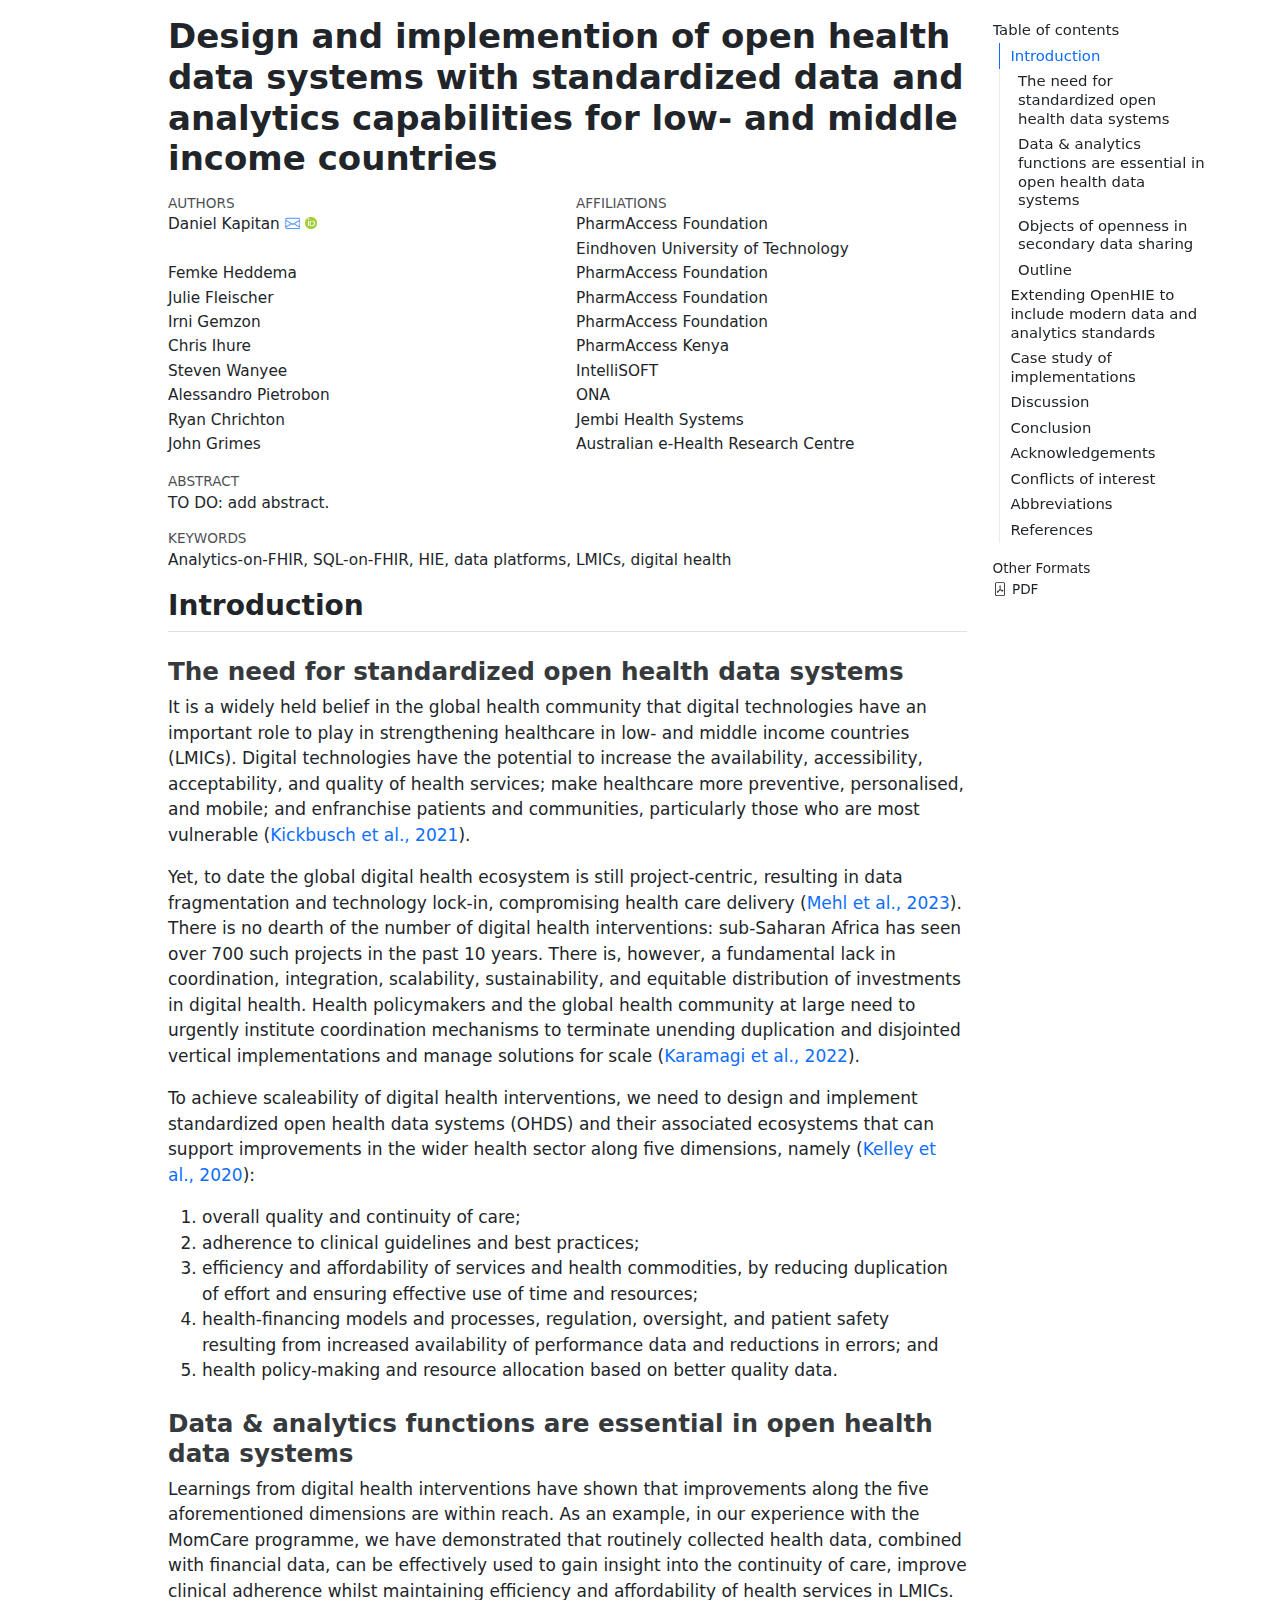
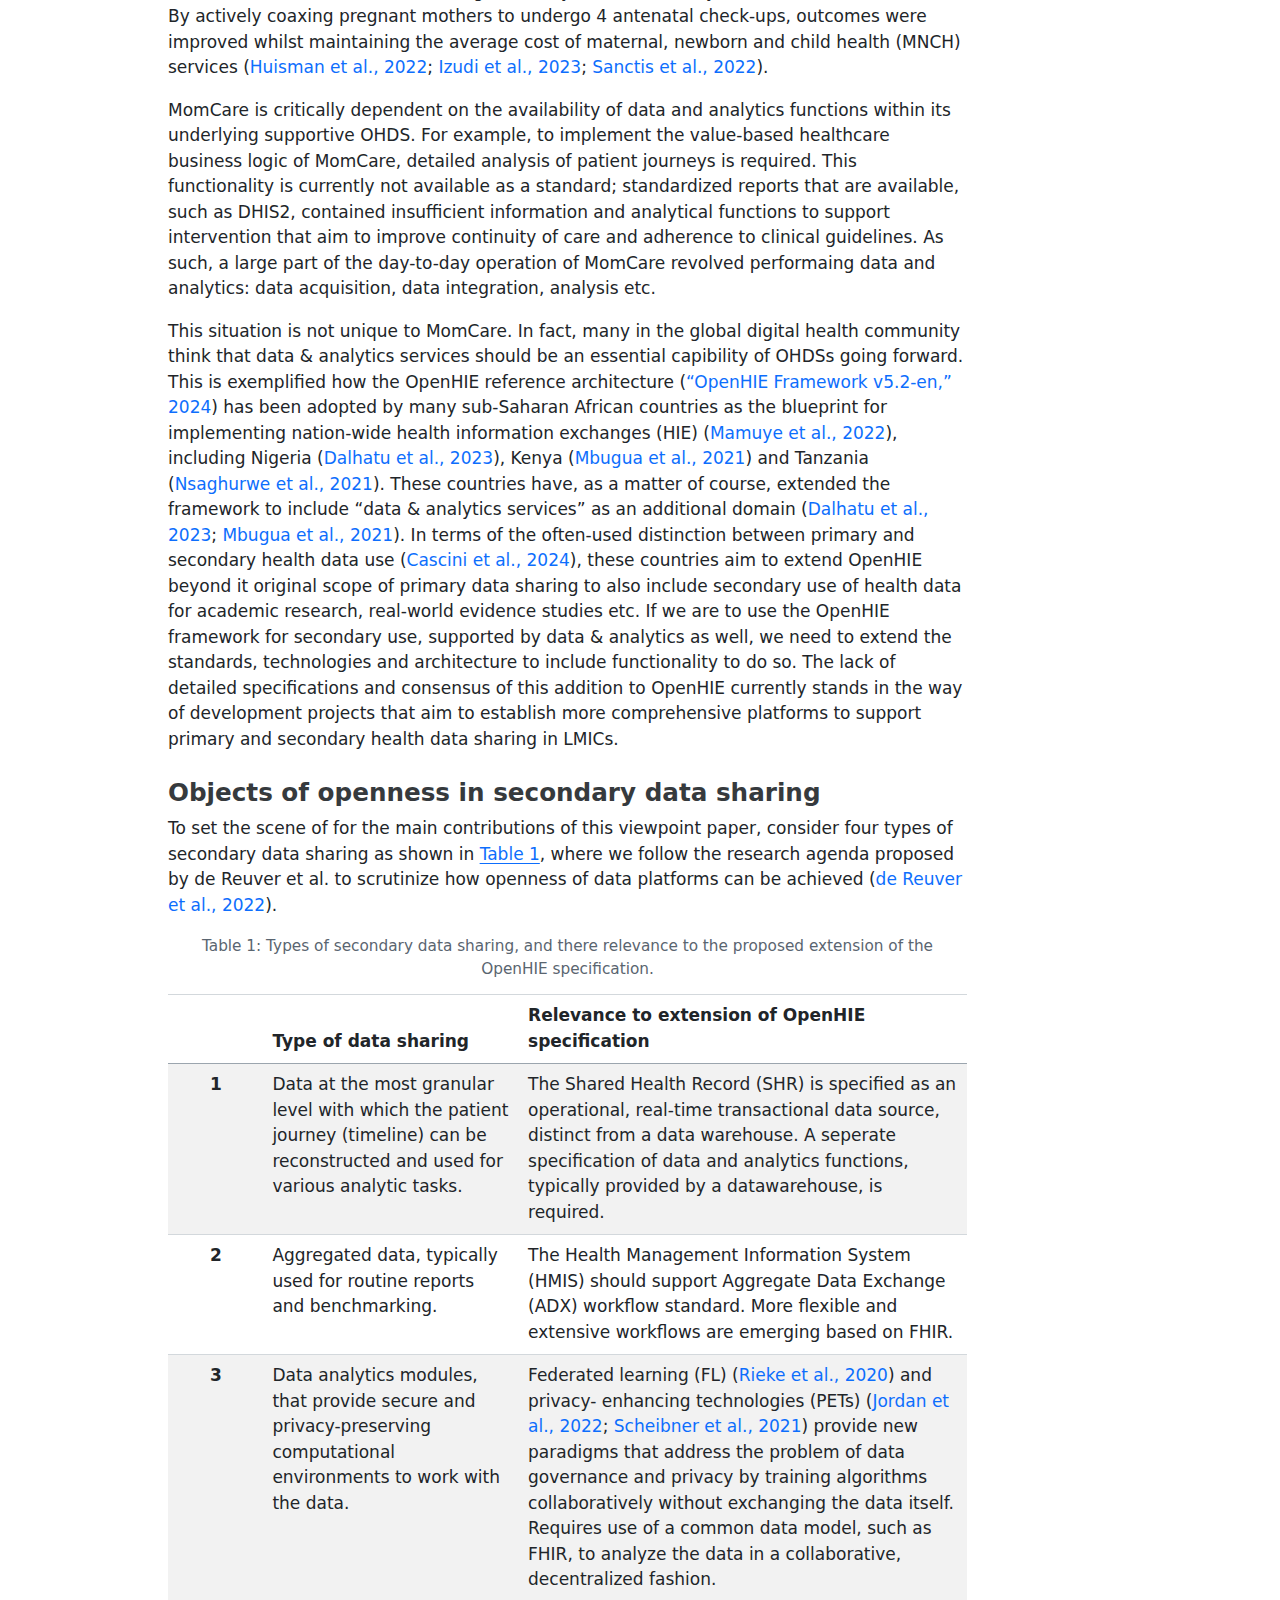
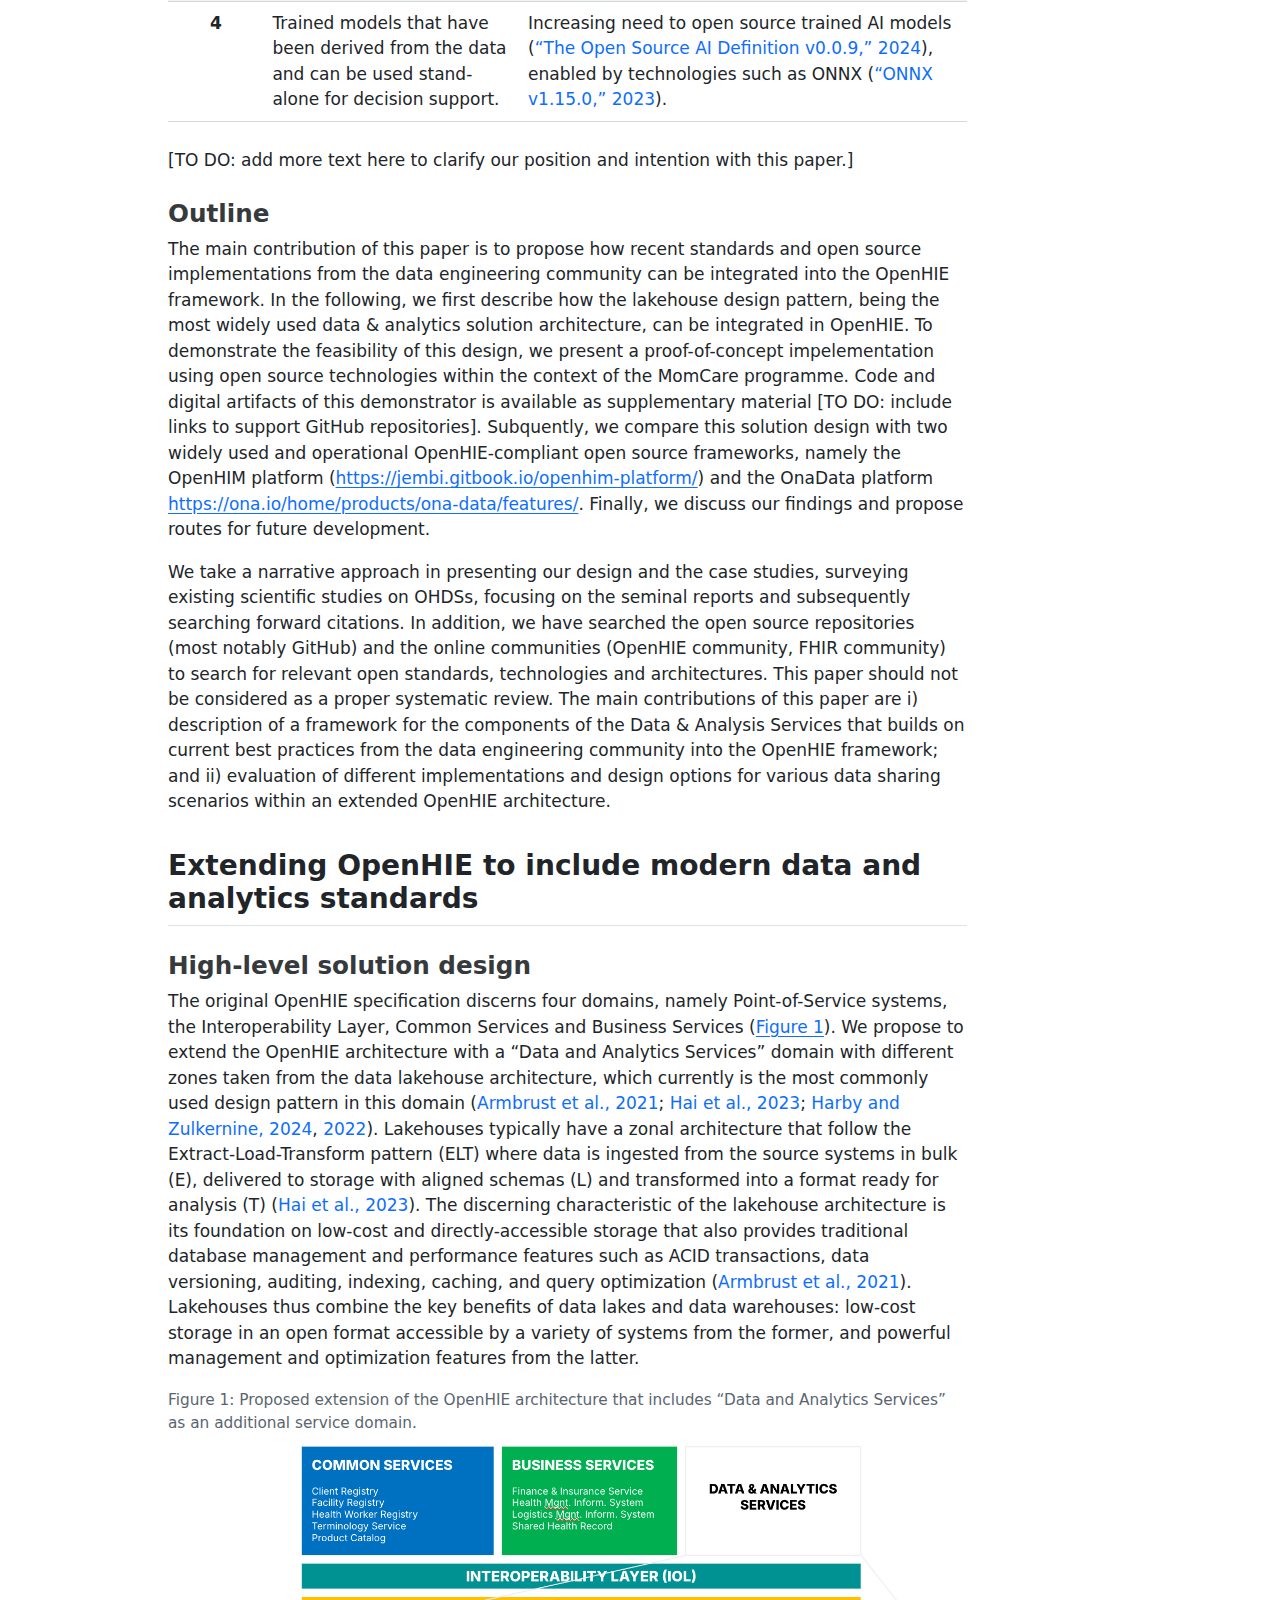
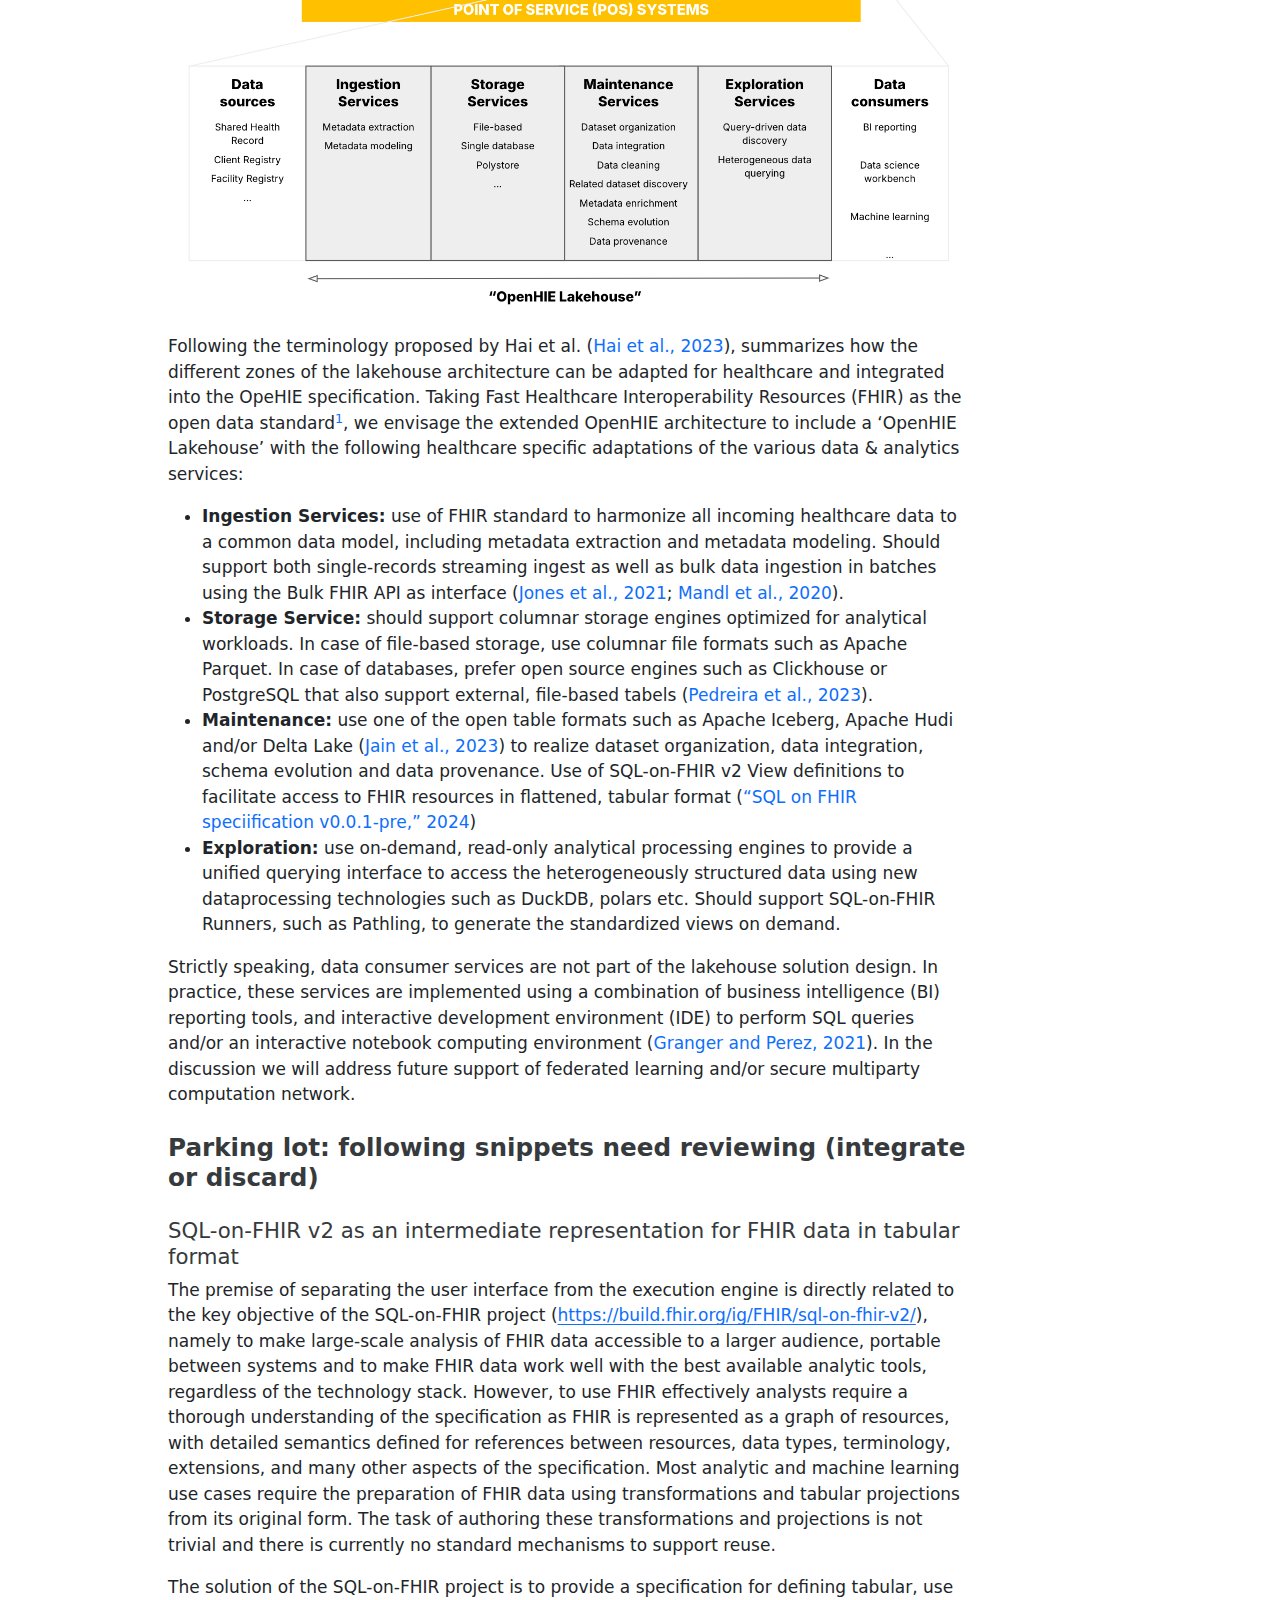
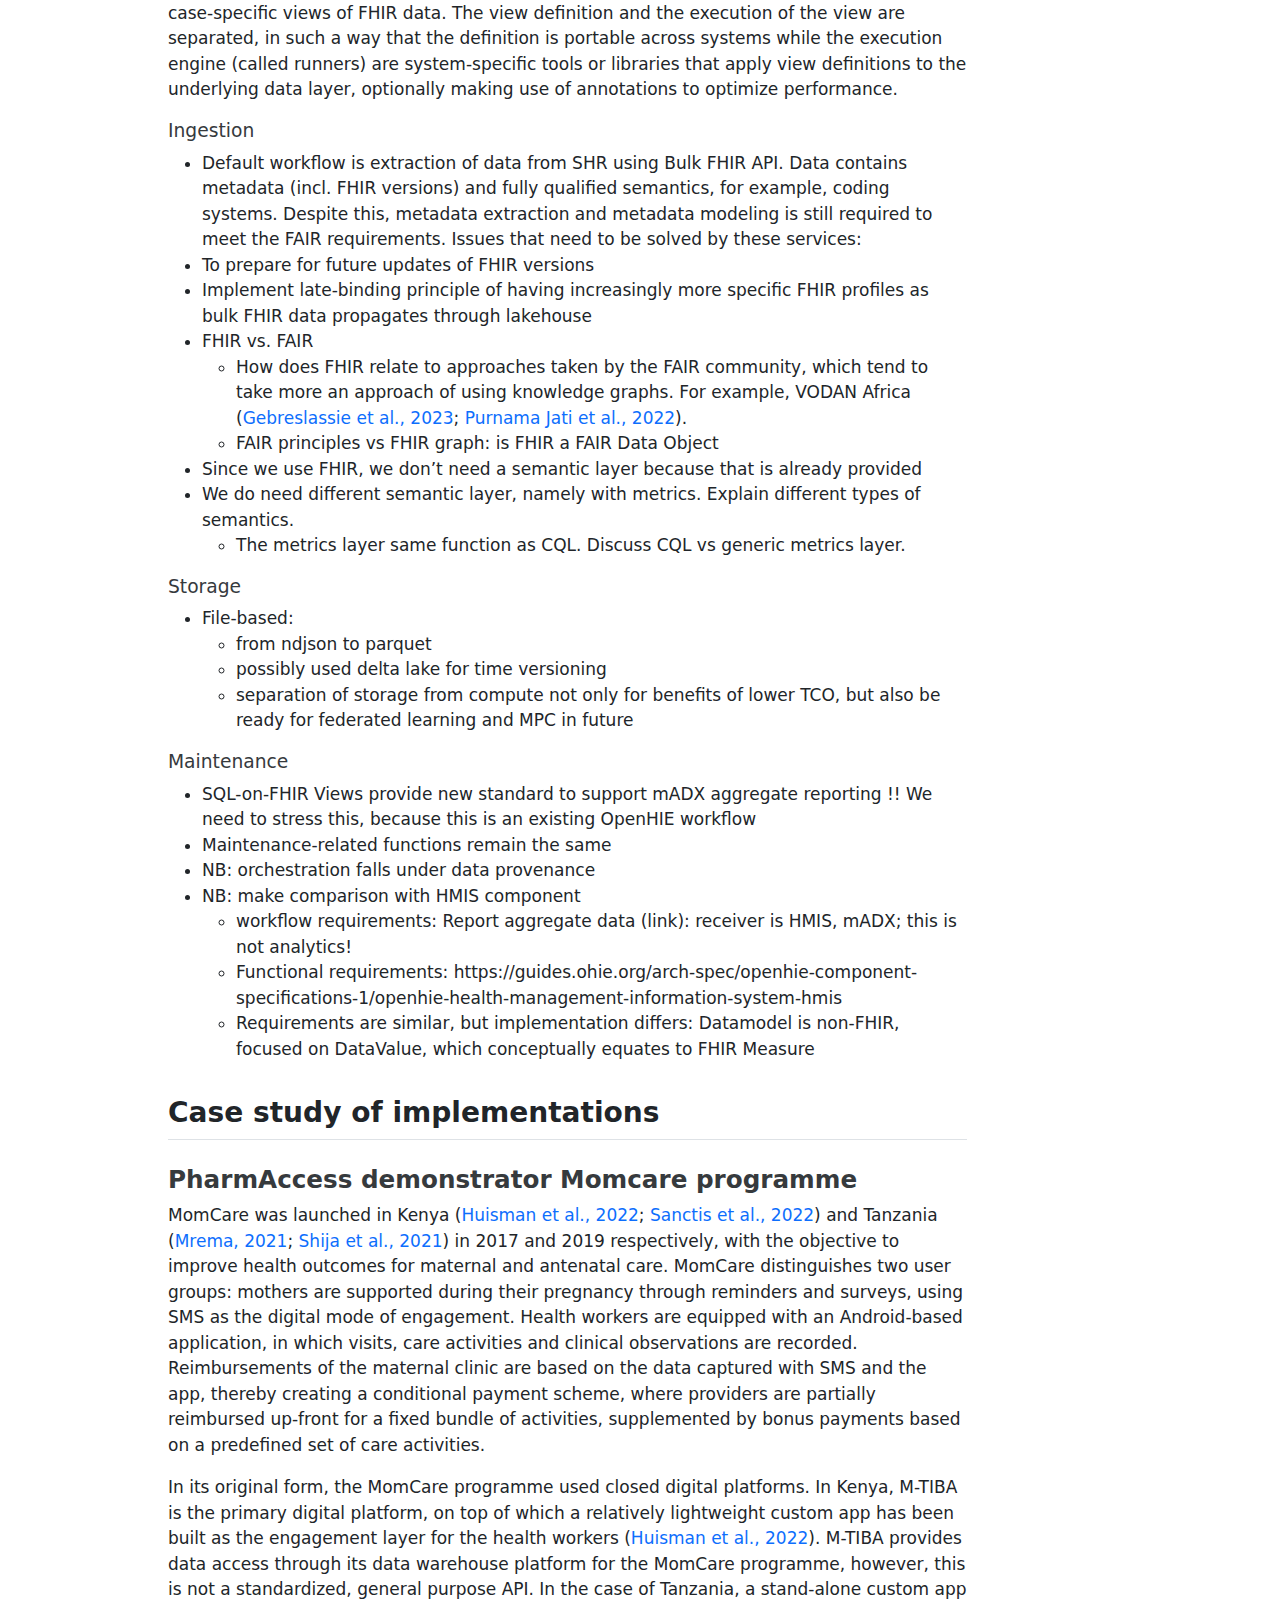
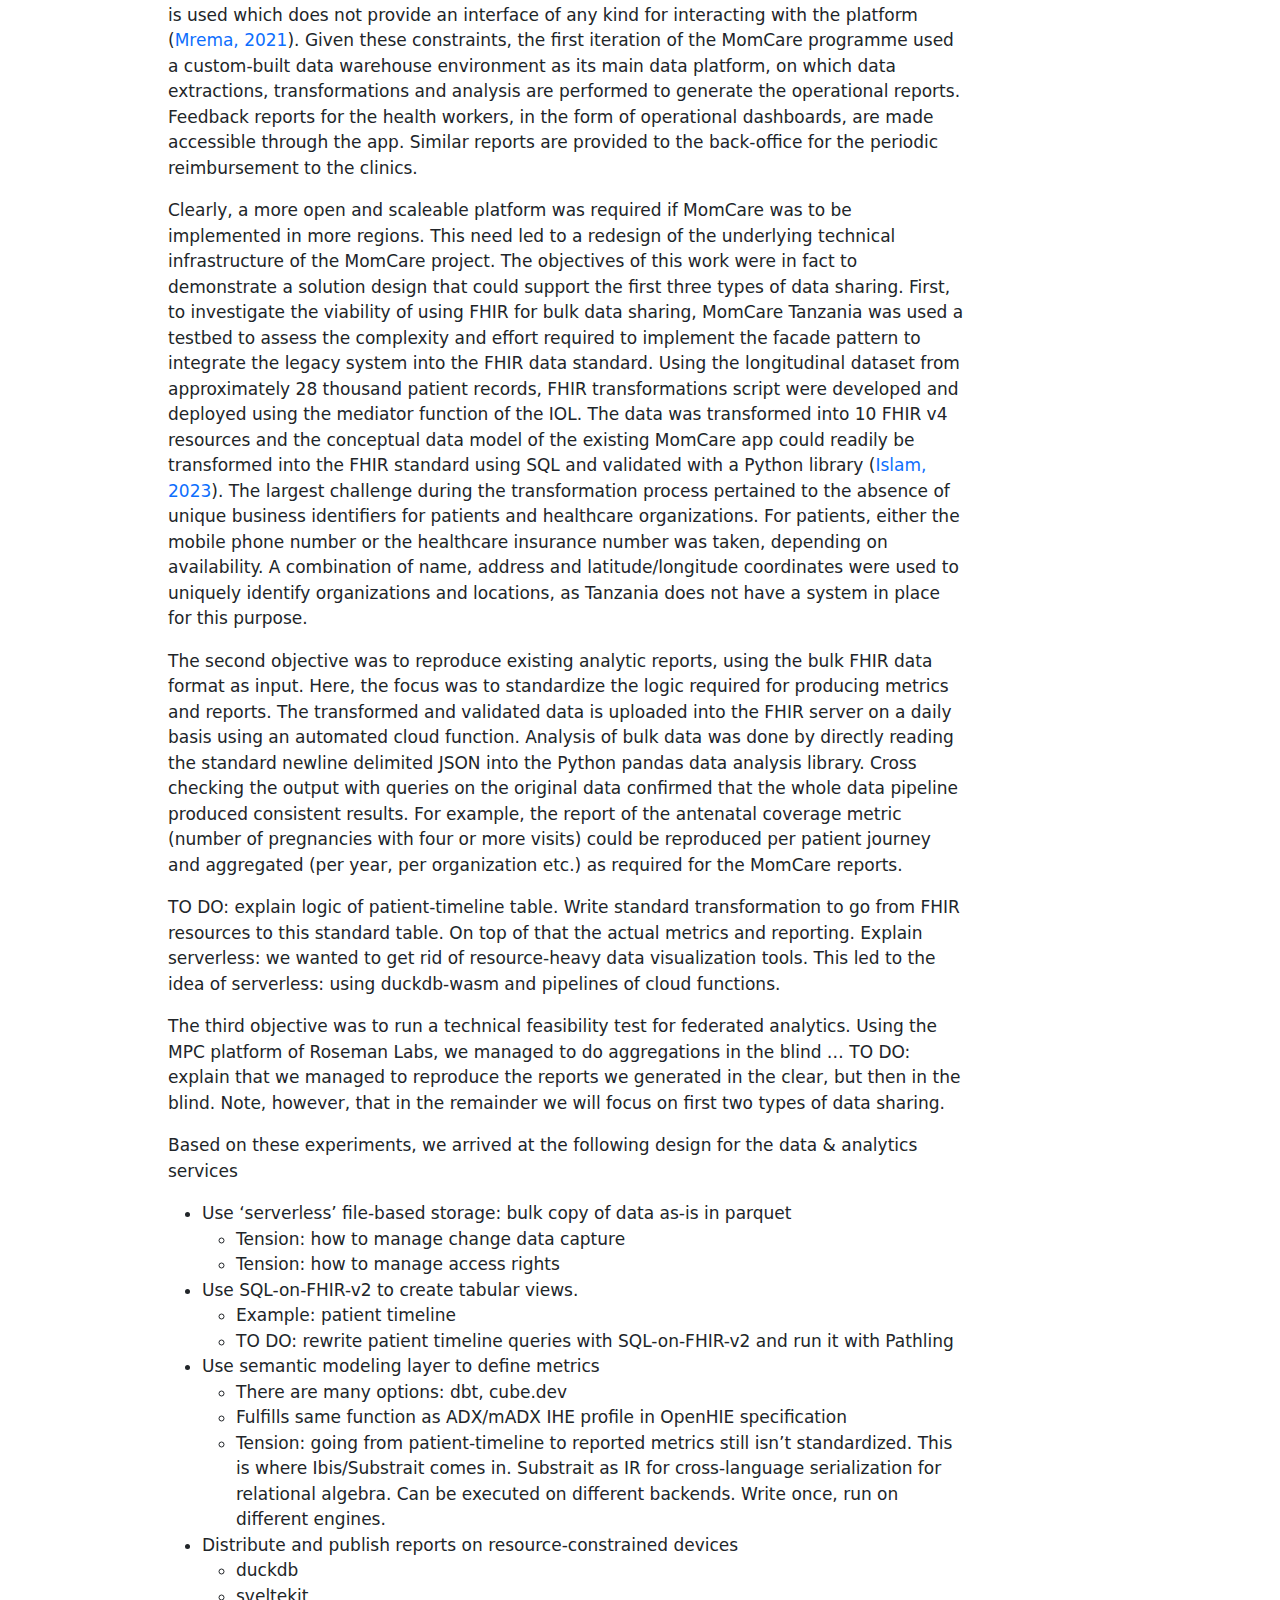
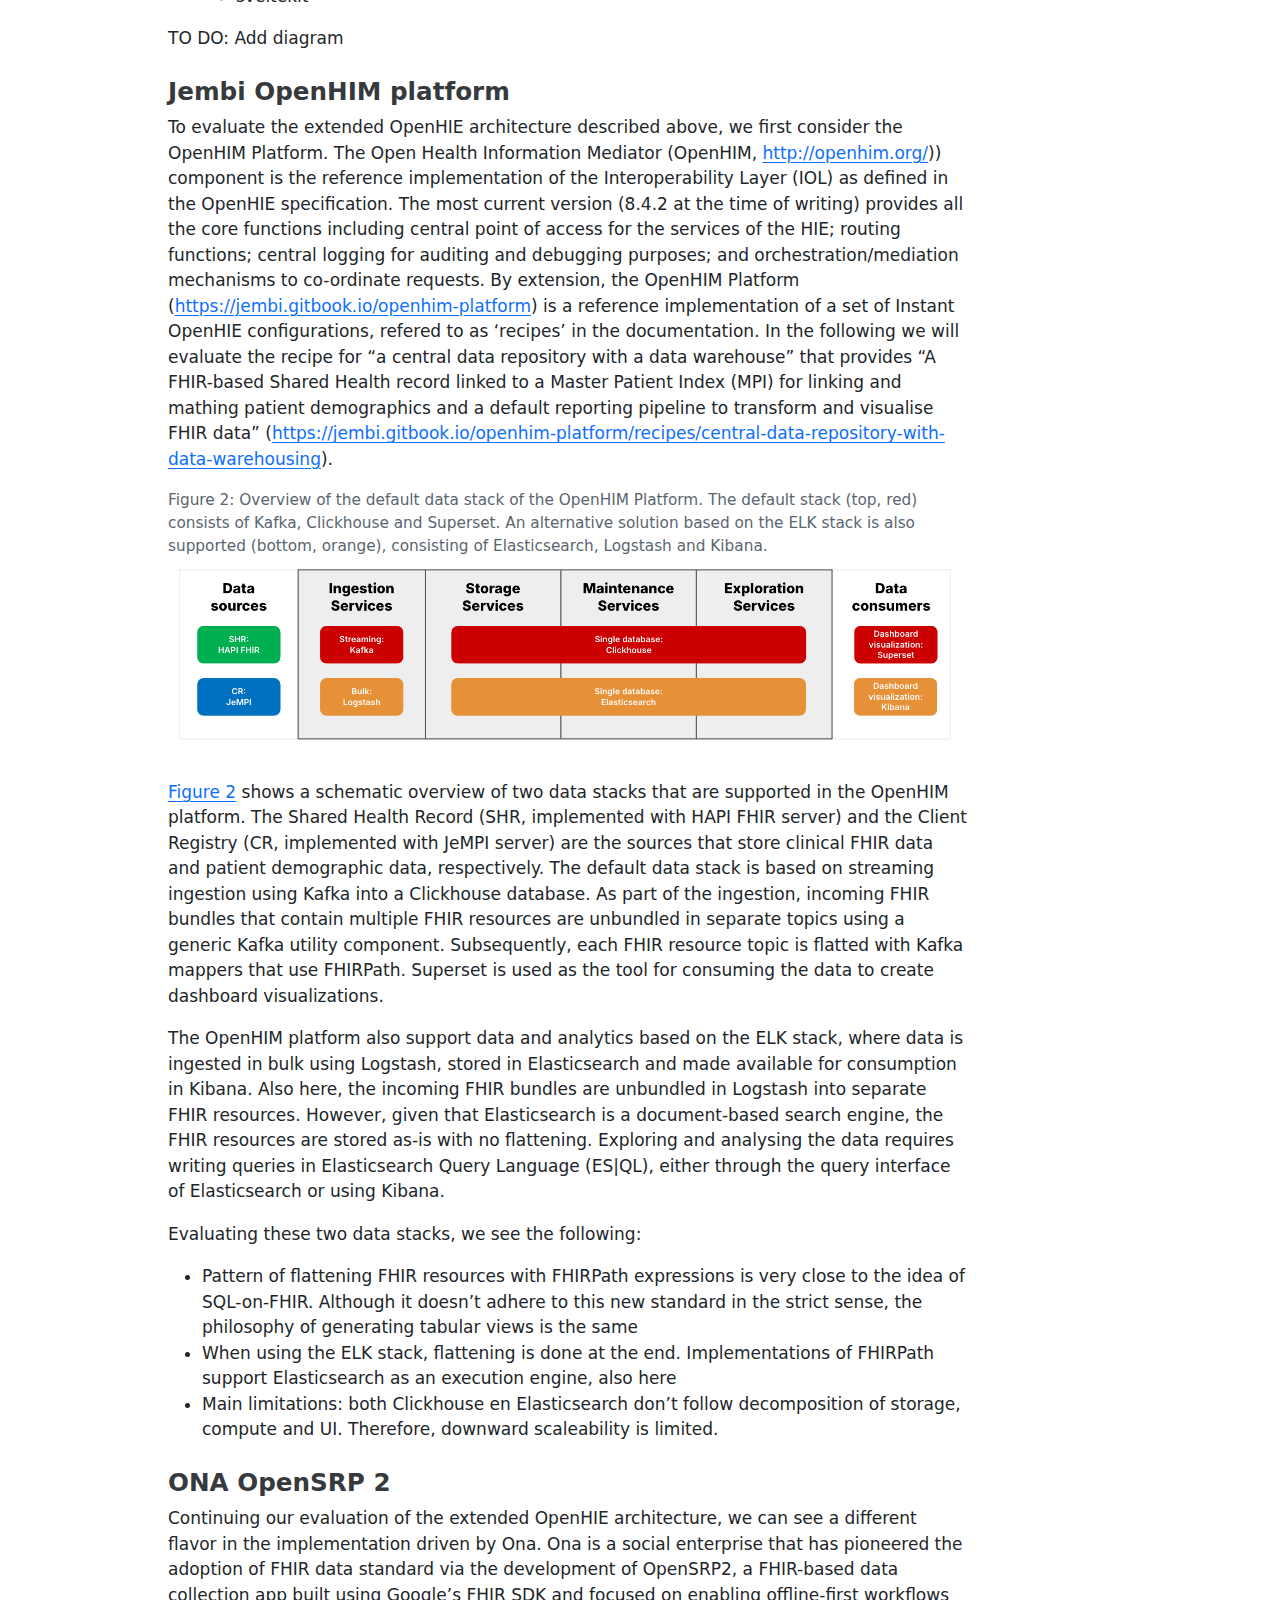
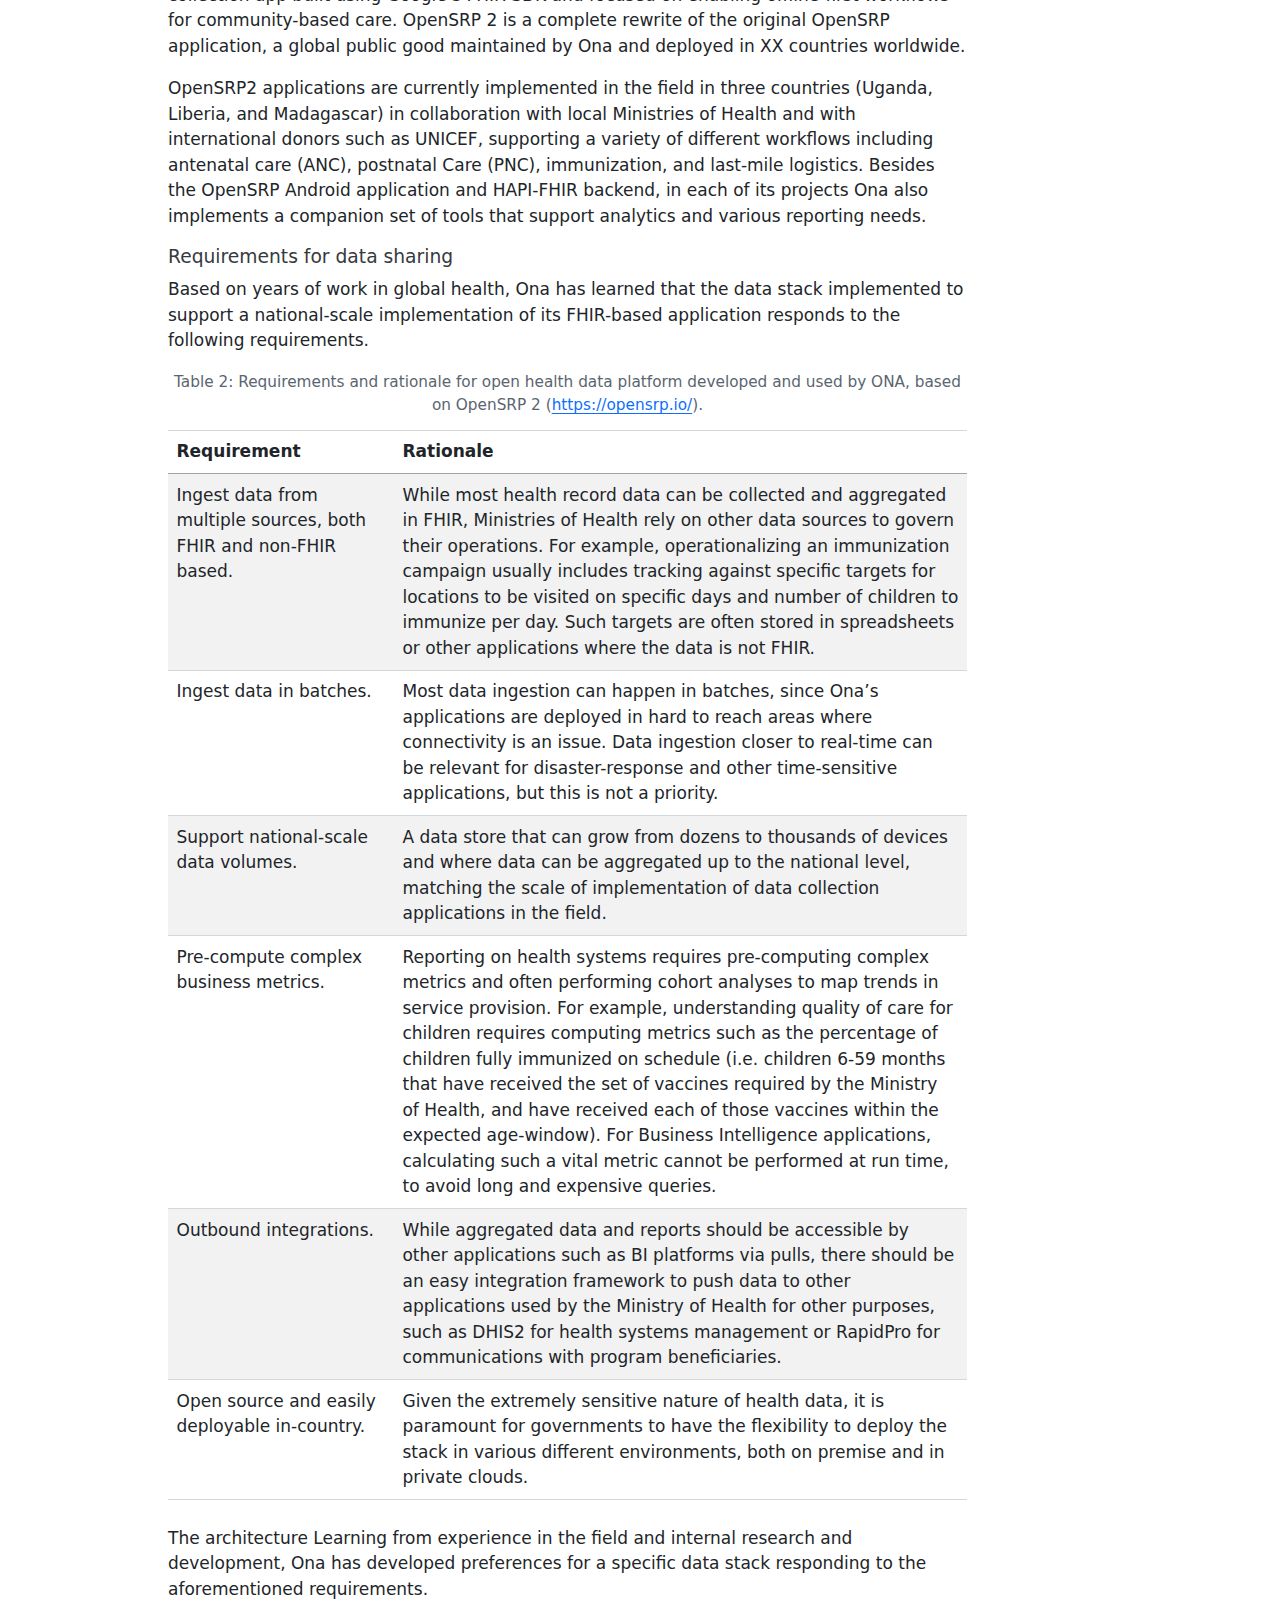
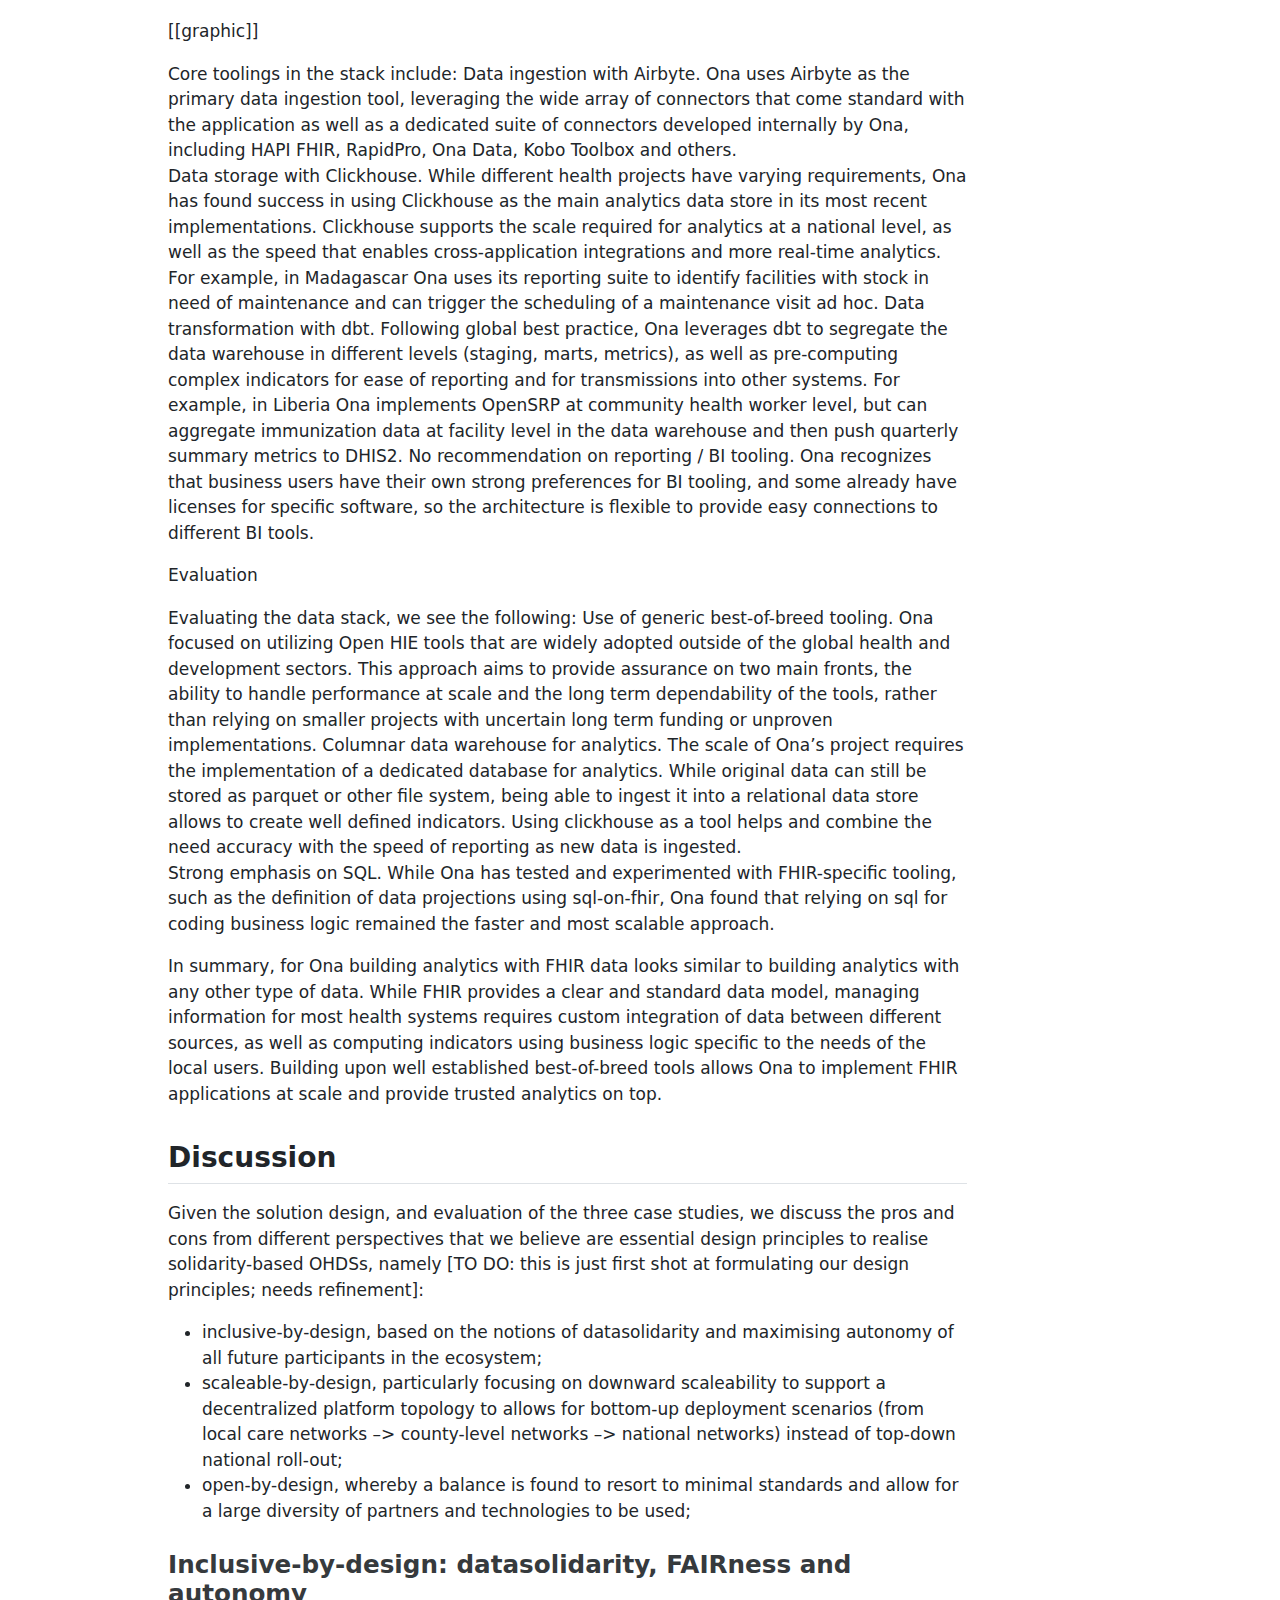
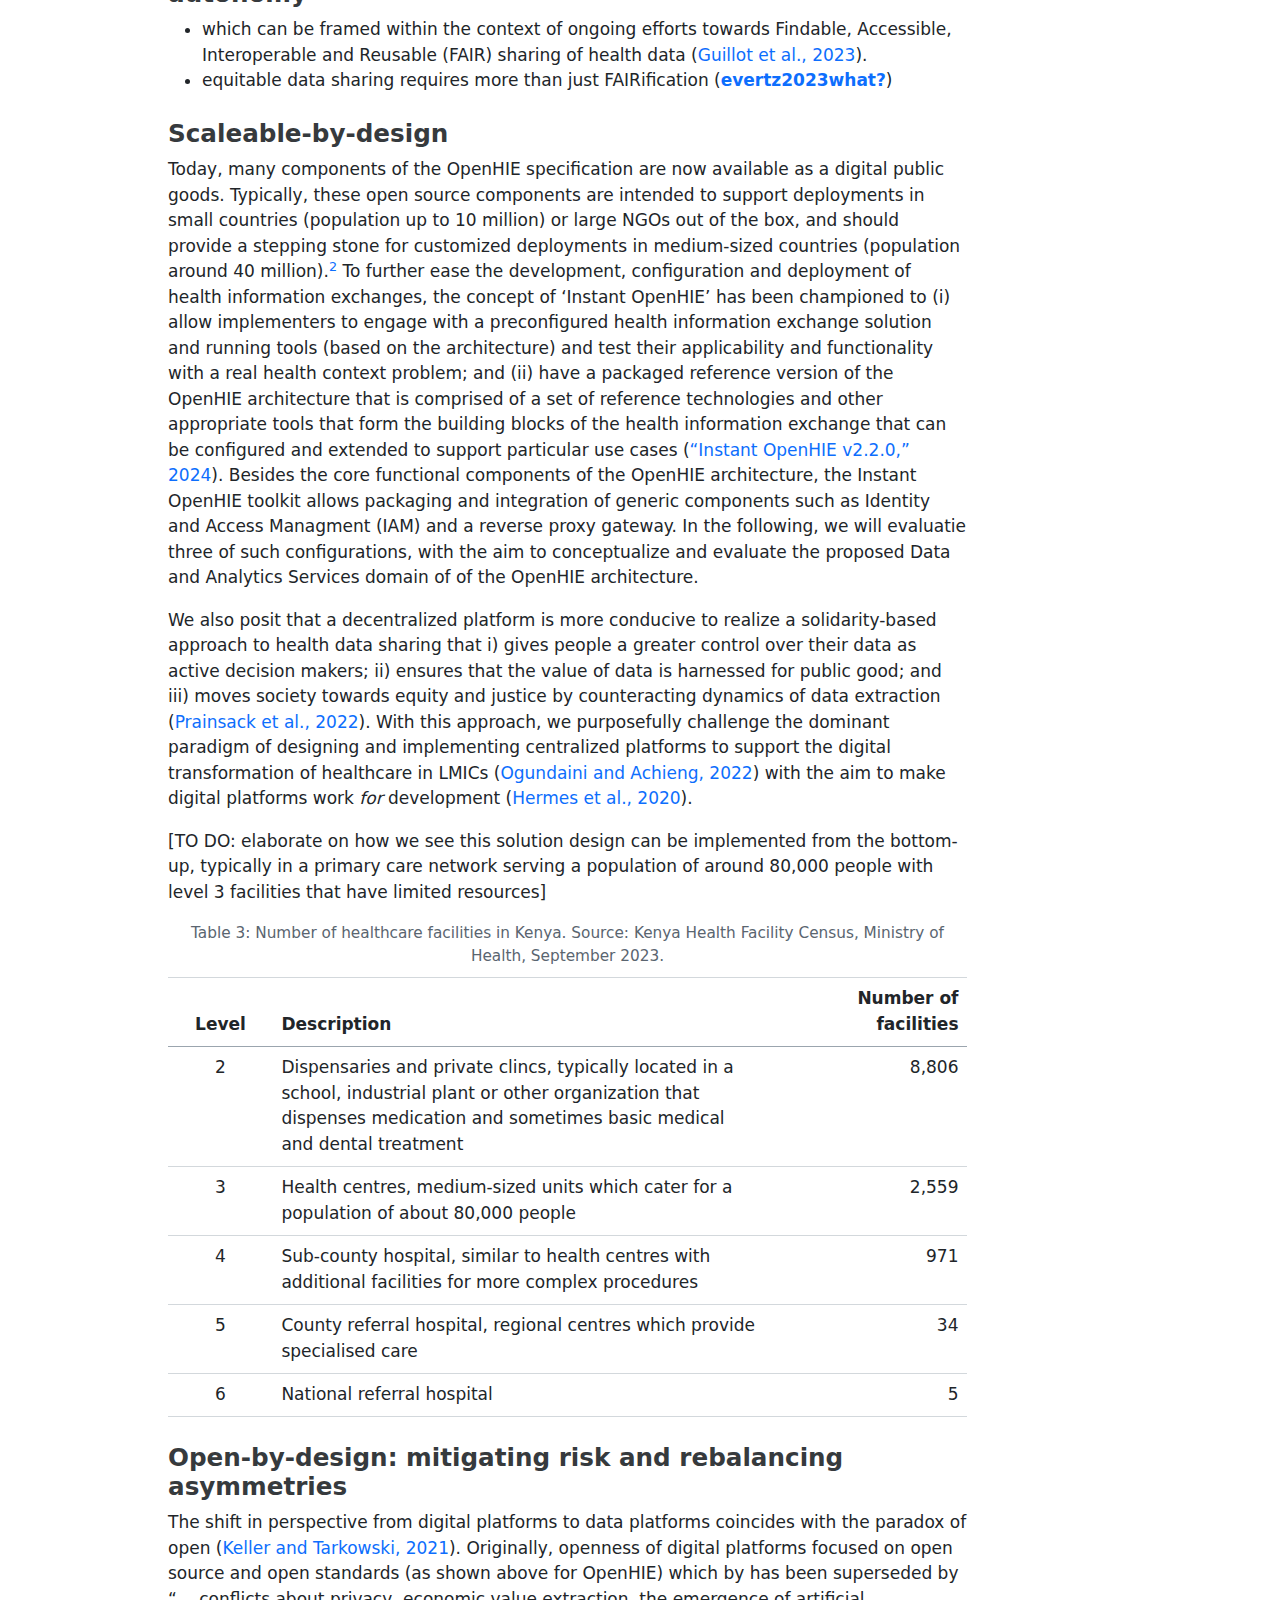
<file: index.html>
<!DOCTYPE html>
<html xmlns="http://www.w3.org/1999/xhtml" lang="en" xml:lang="en"><head>

<meta charset="utf-8">
<meta name="generator" content="quarto-1.4.553">

<meta name="viewport" content="width=device-width, initial-scale=1.0, user-scalable=yes">

<meta name="author" content="Daniel Kapitan">
<meta name="author" content="Femke Heddema">
<meta name="author" content="Julie Fleischer">
<meta name="author" content="Irni Gemzon">
<meta name="author" content="Chris Ihure">
<meta name="author" content="Steven Wanyee">
<meta name="author" content="Alessandro Pietrobon">
<meta name="author" content="Ryan Chrichton">
<meta name="author" content="John Grimes">
<meta name="keywords" content="Analytics-on-FHIR, SQL-on-FHIR, HIE, data platforms, LMICs, digital health">

<title>Design and implemention of open health data systems with standardized data and analytics capabilities for low- and middle income countries</title>
<style>
code{white-space: pre-wrap;}
span.smallcaps{font-variant: small-caps;}
div.columns{display: flex; gap: min(4vw, 1.5em);}
div.column{flex: auto; overflow-x: auto;}
div.hanging-indent{margin-left: 1.5em; text-indent: -1.5em;}
ul.task-list{list-style: none;}
ul.task-list li input[type="checkbox"] {
  width: 0.8em;
  margin: 0 0.8em 0.2em -1em; /* quarto-specific, see https://github.com/quarto-dev/quarto-cli/issues/4556 */ 
  vertical-align: middle;
}
/* CSS for citations */
div.csl-bib-body { }
div.csl-entry {
  clear: both;
  margin-bottom: 0em;
}
.hanging-indent div.csl-entry {
  margin-left:2em;
  text-indent:-2em;
}
div.csl-left-margin {
  min-width:2em;
  float:left;
}
div.csl-right-inline {
  margin-left:2em;
  padding-left:1em;
}
div.csl-indent {
  margin-left: 2em;
}</style>


<script src="index_files/libs/clipboard/clipboard.min.js"></script>
<script src="index_files/libs/quarto-html/quarto.js"></script>
<script src="index_files/libs/quarto-html/popper.min.js"></script>
<script src="index_files/libs/quarto-html/tippy.umd.min.js"></script>
<script src="index_files/libs/quarto-html/anchor.min.js"></script>
<link href="index_files/libs/quarto-html/tippy.css" rel="stylesheet">
<link href="index_files/libs/quarto-html/quarto-syntax-highlighting.css" rel="stylesheet" id="quarto-text-highlighting-styles">
<script src="index_files/libs/bootstrap/bootstrap.min.js"></script>
<link href="index_files/libs/bootstrap/bootstrap-icons.css" rel="stylesheet">
<link href="index_files/libs/bootstrap/bootstrap.min.css" rel="stylesheet" id="quarto-bootstrap" data-mode="light">


</head>

<body>

<div id="quarto-content" class="page-columns page-rows-contents page-layout-article">
<div id="quarto-margin-sidebar" class="sidebar margin-sidebar">
  <nav id="TOC" role="doc-toc" class="toc-active">
    <h2 id="toc-title">Table of contents</h2>
   
  <ul>
  <li><a href="#sec-introduction" id="toc-sec-introduction" class="nav-link active" data-scroll-target="#sec-introduction">Introduction</a>
  <ul class="collapse">
  <li><a href="#the-need-for-standardized-open-health-data-systems" id="toc-the-need-for-standardized-open-health-data-systems" class="nav-link" data-scroll-target="#the-need-for-standardized-open-health-data-systems">The need for standardized open health data systems</a></li>
  <li><a href="#data-analytics-functions-are-essential-in-open-health-data-systems" id="toc-data-analytics-functions-are-essential-in-open-health-data-systems" class="nav-link" data-scroll-target="#data-analytics-functions-are-essential-in-open-health-data-systems">Data &amp; analytics functions are essential in open health data systems</a></li>
  <li><a href="#objects-of-openness-in-secondary-data-sharing" id="toc-objects-of-openness-in-secondary-data-sharing" class="nav-link" data-scroll-target="#objects-of-openness-in-secondary-data-sharing">Objects of openness in secondary data sharing</a></li>
  <li><a href="#outline" id="toc-outline" class="nav-link" data-scroll-target="#outline">Outline</a></li>
  </ul></li>
  <li><a href="#extending-openhie-to-include-modern-data-and-analytics-standards" id="toc-extending-openhie-to-include-modern-data-and-analytics-standards" class="nav-link" data-scroll-target="#extending-openhie-to-include-modern-data-and-analytics-standards">Extending OpenHIE to include modern data and analytics standards</a>
  <ul class="collapse">
  <li><a href="#high-level-solution-design" id="toc-high-level-solution-design" class="nav-link" data-scroll-target="#high-level-solution-design">High-level solution design</a></li>
  <li><a href="#parking-lot-following-snippets-need-reviewing-integrate-or-discard" id="toc-parking-lot-following-snippets-need-reviewing-integrate-or-discard" class="nav-link" data-scroll-target="#parking-lot-following-snippets-need-reviewing-integrate-or-discard">Parking lot: following snippets need reviewing (integrate or discard)</a></li>
  </ul></li>
  <li><a href="#case-study-of-implementations" id="toc-case-study-of-implementations" class="nav-link" data-scroll-target="#case-study-of-implementations">Case study of implementations</a>
  <ul class="collapse">
  <li><a href="#pharmaccess-demonstrator-momcare-programme" id="toc-pharmaccess-demonstrator-momcare-programme" class="nav-link" data-scroll-target="#pharmaccess-demonstrator-momcare-programme">PharmAccess demonstrator Momcare programme</a></li>
  <li><a href="#jembi-openhim-platform" id="toc-jembi-openhim-platform" class="nav-link" data-scroll-target="#jembi-openhim-platform">Jembi OpenHIM platform</a></li>
  <li><a href="#ona-opensrp-2" id="toc-ona-opensrp-2" class="nav-link" data-scroll-target="#ona-opensrp-2">ONA OpenSRP 2</a></li>
  </ul></li>
  <li><a href="#discussion" id="toc-discussion" class="nav-link" data-scroll-target="#discussion">Discussion</a>
  <ul class="collapse">
  <li><a href="#inclusive-by-design-datasolidarity-fairness-and-autonomy" id="toc-inclusive-by-design-datasolidarity-fairness-and-autonomy" class="nav-link" data-scroll-target="#inclusive-by-design-datasolidarity-fairness-and-autonomy">Inclusive-by-design: datasolidarity, FAIRness and autonomy</a></li>
  <li><a href="#scaleable-by-design" id="toc-scaleable-by-design" class="nav-link" data-scroll-target="#scaleable-by-design">Scaleable-by-design</a></li>
  <li><a href="#open-by-design-mitigating-risk-and-rebalancing-asymmetries" id="toc-open-by-design-mitigating-risk-and-rebalancing-asymmetries" class="nav-link" data-scroll-target="#open-by-design-mitigating-risk-and-rebalancing-asymmetries">Open-by-design: mitigating risk and rebalancing asymmetries</a></li>
  <li><a href="#limitation-and-future-work" id="toc-limitation-and-future-work" class="nav-link" data-scroll-target="#limitation-and-future-work">Limitation and future work</a></li>
  </ul></li>
  <li><a href="#conclusion" id="toc-conclusion" class="nav-link" data-scroll-target="#conclusion">Conclusion</a></li>
  <li><a href="#acknowledgements" id="toc-acknowledgements" class="nav-link" data-scroll-target="#acknowledgements">Acknowledgements</a></li>
  <li><a href="#conflicts-of-interest" id="toc-conflicts-of-interest" class="nav-link" data-scroll-target="#conflicts-of-interest">Conflicts of interest</a></li>
  <li><a href="#abbreviations" id="toc-abbreviations" class="nav-link" data-scroll-target="#abbreviations">Abbreviations</a></li>
  <li><a href="#bibliography" id="toc-bibliography" class="nav-link" data-scroll-target="#bibliography">References</a></li>
  </ul>
<div class="quarto-alternate-formats"><h2>Other Formats</h2><ul><li><a href="index.pdf"><i class="bi bi-file-pdf"></i>PDF</a></li></ul></div></nav>
</div>
<main class="content" id="quarto-document-content">

<header id="title-block-header" class="quarto-title-block default">
<div class="quarto-title">
<h1 class="title">Design and implemention of open health data systems with standardized data and analytics capabilities for low- and middle income countries</h1>
</div>


<div class="quarto-title-meta-author">
  <div class="quarto-title-meta-heading">Authors</div>
  <div class="quarto-title-meta-heading">Affiliations</div>
  
    <div class="quarto-title-meta-contents">
    <p class="author">Daniel Kapitan <a href="mailto:daniel@kapitan.net" class="quarto-title-author-email"><i class="bi bi-envelope"></i></a> <a href="https://orcid.org/0000-0001-8979-9194" class="quarto-title-author-orcid"> <img src="[data-uri]"></a></p>
  </div>
  <div class="quarto-title-meta-contents">
        <p class="affiliation">
            PharmAccess Foundation
          </p>
        <p class="affiliation">
            Eindhoven University of Technology
          </p>
      </div>
    <div class="quarto-title-meta-contents">
    <p class="author">Femke Heddema </p>
  </div>
  <div class="quarto-title-meta-contents">
        <p class="affiliation">
            PharmAccess Foundation
          </p>
      </div>
    <div class="quarto-title-meta-contents">
    <p class="author">Julie Fleischer </p>
  </div>
  <div class="quarto-title-meta-contents">
        <p class="affiliation">
            PharmAccess Foundation
          </p>
      </div>
    <div class="quarto-title-meta-contents">
    <p class="author">Irni Gemzon </p>
  </div>
  <div class="quarto-title-meta-contents">
        <p class="affiliation">
            PharmAccess Foundation
          </p>
      </div>
    <div class="quarto-title-meta-contents">
    <p class="author">Chris Ihure </p>
  </div>
  <div class="quarto-title-meta-contents">
        <p class="affiliation">
            PharmAccess Kenya
          </p>
      </div>
    <div class="quarto-title-meta-contents">
    <p class="author">Steven Wanyee </p>
  </div>
  <div class="quarto-title-meta-contents">
        <p class="affiliation">
            IntelliSOFT
          </p>
      </div>
    <div class="quarto-title-meta-contents">
    <p class="author">Alessandro Pietrobon </p>
  </div>
  <div class="quarto-title-meta-contents">
        <p class="affiliation">
            ONA
          </p>
      </div>
    <div class="quarto-title-meta-contents">
    <p class="author">Ryan Chrichton </p>
  </div>
  <div class="quarto-title-meta-contents">
        <p class="affiliation">
            Jembi Health Systems
          </p>
      </div>
    <div class="quarto-title-meta-contents">
    <p class="author">John Grimes </p>
  </div>
  <div class="quarto-title-meta-contents">
        <p class="affiliation">
            Australian e-Health Research Centre
          </p>
      </div>
  </div>

<div class="quarto-title-meta">

      
  
    
  </div>
  
<div>
  <div class="abstract">
    <div class="block-title">Abstract</div>
    <p>TO DO: add abstract.</p>
  </div>
</div>

<div>
  <div class="keywords">
    <div class="block-title">Keywords</div>
    <p>Analytics-on-FHIR, SQL-on-FHIR, HIE, data platforms, LMICs, digital health</p>
  </div>
</div>

</header>


<section id="sec-introduction" class="level2">
<h2 class="anchored" data-anchor-id="sec-introduction">Introduction</h2>
<section id="the-need-for-standardized-open-health-data-systems" class="level3">
<h3 class="anchored" data-anchor-id="the-need-for-standardized-open-health-data-systems">The need for standardized open health data systems</h3>
<p>It is a widely held belief in the global health community that digital technologies have an important role to play in strengthening healthcare in low- and middle income countries (LMICs). Digital technologies have the potential to increase the availability, accessibility, acceptability, and quality of health services; make healthcare more preventive, personalised, and mobile; and enfranchise patients and communities, particularly those who are most vulnerable <span class="citation" data-cites="kickbusch2021lancet">(<a href="#ref-kickbusch2021lancet" role="doc-biblioref">Kickbusch et al., 2021</a>)</span>.</p>
<p>Yet, to date the global digital health ecosystem is still project-centric, resulting in data fragmentation and technology lock-in, compromising health care delivery <span class="citation" data-cites="mehl2023fullstac">(<a href="#ref-mehl2023fullstac" role="doc-biblioref">Mehl et al., 2023</a>)</span>. There is no dearth of the number of digital health interventions: sub-Saharan Africa has seen over 700 such projects in the past 10 years. There is, however, a fundamental lack in coordination, integration, scalability, sustainability, and equitable distribution of investments in digital health. Health policymakers and the global health community at large need to urgently institute coordination mechanisms to terminate unending duplication and disjointed vertical implementations and manage solutions for scale <span class="citation" data-cites="karamagi2022ehealth">(<a href="#ref-karamagi2022ehealth" role="doc-biblioref">Karamagi et al., 2022</a>)</span>.</p>
<p>To achieve scaleability of digital health interventions, we need to design and implement standardized open health data systems (OHDS) and their associated ecosystems that can support improvements in the wider health sector along five dimensions, namely <span class="citation" data-cites="kelley2020digital">(<a href="#ref-kelley2020digital" role="doc-biblioref">Kelley et al., 2020</a>)</span>:</p>
<ol type="1">
<li>overall quality and continuity of care;</li>
<li>adherence to clinical guidelines and best practices;</li>
<li>efficiency and affordability of services and health commodities, by reducing duplication of effort and ensuring effective use of time and resources;</li>
<li>health-financing models and processes, regulation, oversight, and patient safety resulting from increased availability of performance data and reductions in errors; and</li>
<li>health policy-making and resource allocation based on better quality data.</li>
</ol>
</section>
<section id="data-analytics-functions-are-essential-in-open-health-data-systems" class="level3">
<h3 class="anchored" data-anchor-id="data-analytics-functions-are-essential-in-open-health-data-systems">Data &amp; analytics functions are essential in open health data systems</h3>
<p>Learnings from digital health interventions have shown that improvements along the five aforementioned dimensions are within reach. As an example, in our experience with the MomCare programme, we have demonstrated that routinely collected health data, combined with financial data, can be effectively used to gain insight into the continuity of care, improve clinical adherence whilst maintaining efficiency and affordability of health services in LMICs. By actively coaxing pregnant mothers to undergo 4 antenatal check-ups, outcomes were improved whilst maintaining the average cost of maternal, newborn and child health (MNCH) services <span class="citation" data-cites="huisman2022digital sanctis2022maintaining izudi2023experiences">(<a href="#ref-huisman2022digital" role="doc-biblioref">Huisman et al., 2022</a>; <a href="#ref-izudi2023experiences" role="doc-biblioref">Izudi et al., 2023</a>; <a href="#ref-sanctis2022maintaining" role="doc-biblioref">Sanctis et al., 2022</a>)</span>.</p>
<p>MomCare is critically dependent on the availability of data and analytics functions within its underlying supportive OHDS. For example, to implement the value-based healthcare business logic of MomCare, detailed analysis of patient journeys is required. This functionality is currently not available as a standard; standardized reports that are available, such as DHIS2, contained insufficient information and analytical functions to support intervention that aim to improve continuity of care and adherence to clinical guidelines. As such, a large part of the day-to-day operation of MomCare revolved performaing data and analytics: data acquisition, data integration, analysis etc.</p>
<p>This situation is not unique to MomCare. In fact, many in the global digital health community think that data &amp; analytics services should be an essential capibility of OHDSs going forward. This is exemplified how the OpenHIE reference architecture <span class="citation" data-cites="openhie">(<a href="#ref-openhie" role="doc-biblioref"><span>“<span>OpenHIE Framework</span> v5.2-en,”</span> 2024</a>)</span> has been adopted by many sub-Saharan African countries as the blueprint for implementing nation-wide health information exchanges (HIE) <span class="citation" data-cites="mamuye2022health">(<a href="#ref-mamuye2022health" role="doc-biblioref">Mamuye et al., 2022</a>)</span>, including Nigeria <span class="citation" data-cites="dalhatu2023paper">(<a href="#ref-dalhatu2023paper" role="doc-biblioref">Dalhatu et al., 2023</a>)</span>, Kenya <span class="citation" data-cites="mbugua2021adoption">(<a href="#ref-mbugua2021adoption" role="doc-biblioref">Mbugua et al., 2021</a>)</span> and Tanzania <span class="citation" data-cites="nsaghurwe2021one">(<a href="#ref-nsaghurwe2021one" role="doc-biblioref">Nsaghurwe et al., 2021</a>)</span>. These countries have, as a matter of course, extended the framework to include “data &amp; analytics services” as an additional domain <span class="citation" data-cites="mbugua2021adoption dalhatu2023paper">(<a href="#ref-dalhatu2023paper" role="doc-biblioref">Dalhatu et al., 2023</a>; <a href="#ref-mbugua2021adoption" role="doc-biblioref">Mbugua et al., 2021</a>)</span>. In terms of the often-used distinction between primary and secondary health data use <span class="citation" data-cites="cascini2024health">(<a href="#ref-cascini2024health" role="doc-biblioref">Cascini et al., 2024</a>)</span>, these countries aim to extend OpenHIE beyond it original scope of primary data sharing to also include secondary use of health data for academic research, real-world evidence studies etc. If we are to use the OpenHIE framework for secondary use, supported by data &amp; analytics as well, we need to extend the standards, technologies and architecture to include functionality to do so. The lack of detailed specifications and consensus of this addition to OpenHIE currently stands in the way of development projects that aim to establish more comprehensive platforms to support primary and secondary health data sharing in LMICs.</p>
</section>
<section id="objects-of-openness-in-secondary-data-sharing" class="level3">
<h3 class="anchored" data-anchor-id="objects-of-openness-in-secondary-data-sharing">Objects of openness in secondary data sharing</h3>
<p>To set the scene of for the main contributions of this viewpoint paper, consider four types of secondary data sharing as shown in <a href="#tbl-types-data-sharing" class="quarto-xref">Table&nbsp;1</a>, where we follow the research agenda proposed by de Reuver et al.&nbsp;to scrutinize how openness of data platforms can be achieved <span class="citation" data-cites="dereuver2022openness">(<a href="#ref-dereuver2022openness" role="doc-biblioref">de Reuver et al., 2022</a>)</span>.</p>
<div id="tbl-types-data-sharing" class="striped hover responsive quarto-float anchored">
<figure class="quarto-float quarto-float-tbl figure">
<figcaption class="quarto-float-caption-top quarto-float-caption quarto-float-tbl" id="tbl-types-data-sharing-caption-0ceaefa1-69ba-4598-a22c-09a6ac19f8ca">
Table&nbsp;1: Types of secondary data sharing, and there relevance to the proposed extension of the OpenHIE specification.
</figcaption>
<div aria-describedby="tbl-types-data-sharing-caption-0ceaefa1-69ba-4598-a22c-09a6ac19f8ca">
<div class="table-responsive">
<table class="table-striped table-hover table">
<colgroup>
<col style="width: 12%">
<col style="width: 32%">
<col style="width: 56%">
</colgroup>
<thead>
<tr class="header">
<th style="text-align: center;"></th>
<th style="text-align: left;"><strong>Type of data sharing</strong></th>
<th style="text-align: left;"><strong>Relevance to extension of OpenHIE specification</strong></th>
</tr>
</thead>
<tbody>
<tr class="odd">
<td style="text-align: center;"><strong>1</strong></td>
<td style="text-align: left;">Data at the most granular level with which the patient journey (timeline) can be reconstructed and used for various analytic tasks.</td>
<td style="text-align: left;">The Shared Health Record (SHR) is specified as an operational, real-time transactional data source, distinct from a data warehouse. A seperate specification of data and analytics functions, typically provided by a datawarehouse, is required.</td>
</tr>
<tr class="even">
<td style="text-align: center;"><strong>2</strong></td>
<td style="text-align: left;">Aggregated data, typically used for routine reports and benchmarking.</td>
<td style="text-align: left;">The Health Management Information System (HMIS) should support Aggregate Data Exchange (ADX) workflow standard. More flexible and extensive workflows are emerging based on FHIR.</td>
</tr>
<tr class="odd">
<td style="text-align: center;"><strong>3</strong></td>
<td style="text-align: left;">Data analytics modules, that provide secure and privacy-preserving computational environments to work with the data.</td>
<td style="text-align: left;">Federated learning (FL) <span class="citation" data-cites="rieke2020future">(<a href="#ref-rieke2020future" role="doc-biblioref">Rieke et al., 2020</a>)</span> and privacy- enhancing technologies (PETs) <span class="citation" data-cites="scheibner2021revolutionizing jordan2022selecting">(<a href="#ref-jordan2022selecting" role="doc-biblioref">Jordan et al., 2022</a>; <a href="#ref-scheibner2021revolutionizing" role="doc-biblioref">Scheibner et al., 2021</a>)</span> provide new paradigms that address the problem of data governance and privacy by training algorithms collaboratively without exchanging the data itself. Requires use of a common data model, such as FHIR, to analyze the data in a collaborative, decentralized fashion.</td>
</tr>
<tr class="even">
<td style="text-align: center;"><strong>4</strong></td>
<td style="text-align: left;">Trained models that have been derived from the data and can be used stand-alone for decision support.</td>
<td style="text-align: left;">Increasing need to open source trained AI models <span class="citation" data-cites="osi2024open">(<a href="#ref-osi2024open" role="doc-biblioref"><span>“The <span>Open Source AI Definition</span> v0.0.9,”</span> 2024</a>)</span>, enabled by technologies such as ONNX <span class="citation" data-cites="onnx">(<a href="#ref-onnx" role="doc-biblioref"><span>“<span>ONNX</span> v1.15.0,”</span> 2023</a>)</span>.</td>
</tr>
</tbody>
</table>
</div>
</div>
</figure>
</div>
<p>[TO DO: add more text here to clarify our position and intention with this paper.]</p>
</section>
<section id="outline" class="level3">
<h3 class="anchored" data-anchor-id="outline">Outline</h3>
<p>The main contribution of this paper is to propose how recent standards and open source implementations from the data engineering community can be integrated into the OpenHIE framework. In the following, we first describe how the lakehouse design pattern, being the most widely used data &amp; analytics solution architecture, can be integrated in OpenHIE. To demonstrate the feasibility of this design, we present a proof-of-concept impelementation using open source technologies within the context of the MomCare programme. Code and digital artifacts of this demonstrator is available as supplementary material [TO DO: include links to support GitHub repositories]. Subquently, we compare this solution design with two widely used and operational OpenHIE-compliant open source frameworks, namely the OpenHIM platform (<a href="https://jembi.gitbook.io/openhim-platform/">https://jembi.gitbook.io/openhim-platform/</a>) and the OnaData platform <a href="https://ona.io/home/products/ona-data/features/">https://ona.io/home/products/ona-data/features/</a>. Finally, we discuss our findings and propose routes for future development.</p>
<p>We take a narrative approach in presenting our design and the case studies, surveying existing scientific studies on OHDSs, focusing on the seminal reports and subsequently searching forward citations. In addition, we have searched the open source repositories (most notably GitHub) and the online communities (OpenHIE community, FHIR community) to search for relevant open standards, technologies and architectures. This paper should not be considered as a proper systematic review. The main contributions of this paper are i) description of a framework for the components of the Data &amp; Analysis Services that builds on current best practices from the data engineering community into the OpenHIE framework; and ii) evaluation of different implementations and design options for various data sharing scenarios within an extended OpenHIE architecture.</p>
</section>
</section>
<section id="extending-openhie-to-include-modern-data-and-analytics-standards" class="level2">
<h2 class="anchored" data-anchor-id="extending-openhie-to-include-modern-data-and-analytics-standards">Extending OpenHIE to include modern data and analytics standards</h2>
<section id="high-level-solution-design" class="level3">
<h3 class="anchored" data-anchor-id="high-level-solution-design">High-level solution design</h3>
<p>The original OpenHIE specification discerns four domains, namely Point-of-Service systems, the Interoperability Layer, Common Services and Business Services (<a href="#fig-ohie" class="quarto-xref">Figure&nbsp;1</a>). We propose to extend the OpenHIE architecture with a “Data and Analytics Services” domain with different zones taken from the data lakehouse architecture, which currently is the most commonly used design pattern in this domain <span class="citation" data-cites="armbrust2021lakehouse hai2023data harby2022data harby2024data">(<a href="#ref-armbrust2021lakehouse" role="doc-biblioref">Armbrust et al., 2021</a>; <a href="#ref-hai2023data" role="doc-biblioref">Hai et al., 2023</a>; <a href="#ref-harby2024data" role="doc-biblioref">Harby and Zulkernine, 2024</a>, <a href="#ref-harby2022data" role="doc-biblioref">2022</a>)</span>. Lakehouses typically have a zonal architecture that follow the Extract-Load-Transform pattern (ELT) where data is ingested from the source systems in bulk (E), delivered to storage with aligned schemas (L) and transformed into a format ready for analysis (T) <span class="citation" data-cites="hai2023data">(<a href="#ref-hai2023data" role="doc-biblioref">Hai et al., 2023</a>)</span>. The discerning characteristic of the lakehouse architecture is its foundation on low-cost and directly-accessible storage that also provides traditional database management and performance features such as ACID transactions, data versioning, auditing, indexing, caching, and query optimization <span class="citation" data-cites="armbrust2021lakehouse">(<a href="#ref-armbrust2021lakehouse" role="doc-biblioref">Armbrust et al., 2021</a>)</span>. Lakehouses thus combine the key benefits of data lakes and data warehouses: low-cost storage in an open format accessible by a variety of systems from the former, and powerful management and optimization features from the latter.</p>
<div id="fig-ohie" class="quarto-figure quarto-figure-center quarto-float anchored">
<figure class="quarto-float quarto-float-fig figure">
<figcaption class="quarto-float-caption-top quarto-float-caption quarto-float-fig" id="fig-ohie-caption-0ceaefa1-69ba-4598-a22c-09a6ac19f8ca">
Figure&nbsp;1: Proposed extension of the OpenHIE architecture that includes “Data and Analytics Services” as an additional service domain.
</figcaption>
<div aria-describedby="fig-ohie-caption-0ceaefa1-69ba-4598-a22c-09a6ac19f8ca">
<img src="./images/openhie-extended-architecture.png" class="img-fluid figure-img">
</div>
</figure>
</div>
<p>Following the terminology proposed by Hai et al. <span class="citation" data-cites="hai2023data">(<a href="#ref-hai2023data" role="doc-biblioref">Hai et al., 2023</a>)</span>, summarizes how the different zones of the lakehouse architecture can be adapted for healthcare and integrated into the OpeHIE specification. Taking Fast Healthcare Interoperability Resources (FHIR) as the open data standard<a href="#fn1" class="footnote-ref" id="fnref1" role="doc-noteref"><sup>1</sup></a>, we envisage the extended OpenHIE architecture to include a ‘OpenHIE Lakehouse’ with the following healthcare specific adaptations of the various data &amp; analytics services:</p>
<ul>
<li><strong>Ingestion Services:</strong> use of FHIR standard to harmonize all incoming healthcare data to a common data model, including metadata extraction and metadata modeling. Should support both single-records streaming ingest as well as bulk data ingestion in batches using the Bulk FHIR API as interface <span class="citation" data-cites="mandl2020push jones2021landscape">(<a href="#ref-jones2021landscape" role="doc-biblioref">Jones et al., 2021</a>; <a href="#ref-mandl2020push" role="doc-biblioref">Mandl et al., 2020</a>)</span>.</li>
<li><strong>Storage Service:</strong> should support columnar storage engines optimized for analytical workloads. In case of file-based storage, use columnar file formats such as Apache Parquet. In case of databases, prefer open source engines such as Clickhouse or PostgreSQL that also support external, file-based tabels <span class="citation" data-cites="pedreira2023composable">(<a href="#ref-pedreira2023composable" role="doc-biblioref">Pedreira et al., 2023</a>)</span>.</li>
<li><strong>Maintenance:</strong> use one of the open table formats such as Apache Iceberg, Apache Hudi and/or Delta Lake <span class="citation" data-cites="jain2023analyzing">(<a href="#ref-jain2023analyzing" role="doc-biblioref">Jain et al., 2023</a>)</span> to realize dataset organization, data integration, schema evolution and data provenance. Use of SQL-on-FHIR v2 View definitions to facilitate access to FHIR resources in flattened, tabular format <span class="citation" data-cites="sql-on-fhir">(<a href="#ref-sql-on-fhir" role="doc-biblioref"><span>“<span>SQL</span> on <span>FHIR</span> speciification v0.0.1-pre,”</span> 2024</a>)</span></li>
<li><strong>Exploration:</strong> use on-demand, read-only analytical processing engines to provide a unified querying interface to access the heterogeneously structured data using new dataprocessing technologies such as DuckDB, polars etc. Should support SQL-on-FHIR Runners, such as Pathling, to generate the standardized views on demand.</li>
</ul>
<p>Strictly speaking, data consumer services are not part of the lakehouse solution design. In practice, these services are implemented using a combination of business intelligence (BI) reporting tools, and interactive development environment (IDE) to perform SQL queries and/or an interactive notebook computing environment <span class="citation" data-cites="granger2021jupyter">(<a href="#ref-granger2021jupyter" role="doc-biblioref">Granger and Perez, 2021</a>)</span>. In the discussion we will address future support of federated learning and/or secure multiparty computation network.</p>
</section>
<section id="parking-lot-following-snippets-need-reviewing-integrate-or-discard" class="level3">
<h3 class="anchored" data-anchor-id="parking-lot-following-snippets-need-reviewing-integrate-or-discard">Parking lot: following snippets need reviewing (integrate or discard)</h3>
<section id="sql-on-fhir-v2-as-an-intermediate-representation-for-fhir-data-in-tabular-format" class="level4">
<h4 class="anchored" data-anchor-id="sql-on-fhir-v2-as-an-intermediate-representation-for-fhir-data-in-tabular-format">SQL-on-FHIR v2 as an intermediate representation for FHIR data in tabular format</h4>
<p>The premise of separating the user interface from the execution engine is directly related to the key objective of the SQL-on-FHIR project (<a href="https://build.fhir.org/ig/FHIR/sql-on-fhir-v2/">https://build.fhir.org/ig/FHIR/sql-on-fhir-v2/</a>), namely to make large-scale analysis of FHIR data accessible to a larger audience, portable between systems and to make FHIR data work well with the best available analytic tools, regardless of the technology stack. However, to use FHIR effectively analysts require a thorough understanding of the specification as FHIR is represented as a graph of resources, with detailed semantics defined for references between resources, data types, terminology, extensions, and many other aspects of the specification. Most analytic and machine learning use cases require the preparation of FHIR data using transformations and tabular projections from its original form. The task of authoring these transformations and projections is not trivial and there is currently no standard mechanisms to support reuse.</p>
<p>The solution of the SQL-on-FHIR project is to provide a specification for defining tabular, use case-specific views of FHIR data. The view definition and the execution of the view are separated, in such a way that the definition is portable across systems while the execution engine (called runners) are system-specific tools or libraries that apply view definitions to the underlying data layer, optionally making use of annotations to optimize performance.</p>
<section id="ingestion" class="level5">
<h5 class="anchored" data-anchor-id="ingestion">Ingestion</h5>
<ul>
<li>Default workflow is extraction of data from SHR using Bulk FHIR API. Data contains metadata (incl.&nbsp;FHIR versions) and fully qualified semantics, for example, coding systems. Despite this, metadata extraction and metadata modeling is still required to meet the FAIR requirements. Issues that need to be solved by these services:</li>
<li>To prepare for future updates of FHIR versions</li>
<li>Implement late-binding principle of having increasingly more specific FHIR profiles as bulk FHIR data propagates through lakehouse</li>
<li>FHIR vs.&nbsp;FAIR
<ul>
<li>How does FHIR relate to approaches taken by the FAIR community, which tend to take more an approach of using knowledge graphs. For example, VODAN Africa <span class="citation" data-cites="gebreslassie2023fhir4fair purnamajati2022data">(<a href="#ref-gebreslassie2023fhir4fair" role="doc-biblioref">Gebreslassie et al., 2023</a>; <a href="#ref-purnamajati2022data" role="doc-biblioref">Purnama Jati et al., 2022</a>)</span>.</li>
<li>FAIR principles vs FHIR graph: is FHIR a FAIR Data Object</li>
</ul></li>
<li>Since we use FHIR, we don’t need a semantic layer because that is already provided</li>
<li>We do need different semantic layer, namely with metrics. Explain different types of semantics.
<ul>
<li>The metrics layer same function as CQL. Discuss CQL vs generic metrics layer.</li>
</ul></li>
</ul>
</section>
<section id="storage" class="level5">
<h5 class="anchored" data-anchor-id="storage">Storage</h5>
<ul>
<li>File-based:
<ul>
<li>from ndjson to parquet</li>
<li>possibly used delta lake for time versioning</li>
<li>separation of storage from compute not only for benefits of lower TCO, but also be ready for federated learning and MPC in future</li>
</ul></li>
</ul>
</section>
<section id="maintenance" class="level5">
<h5 class="anchored" data-anchor-id="maintenance">Maintenance</h5>
<ul>
<li>SQL-on-FHIR Views provide new standard to support mADX aggregate reporting !! We need to stress this, because this is an existing OpenHIE workflow</li>
<li>Maintenance-related functions remain the same</li>
<li>NB: orchestration falls under data provenance</li>
<li>NB: make comparison with HMIS component
<ul>
<li>workflow requirements: Report aggregate data (link): receiver is HMIS, mADX; this is not analytics!</li>
<li>Functional requirements: https://guides.ohie.org/arch-spec/openhie-component-specifications-1/openhie-health-management-information-system-hmis</li>
<li>Requirements are similar, but implementation differs: Datamodel is non-FHIR, focused on DataValue, which conceptually equates to FHIR Measure</li>
</ul></li>
</ul>
</section>
</section>
</section>
</section>
<section id="case-study-of-implementations" class="level2">
<h2 class="anchored" data-anchor-id="case-study-of-implementations">Case study of implementations</h2>
<section id="pharmaccess-demonstrator-momcare-programme" class="level3">
<h3 class="anchored" data-anchor-id="pharmaccess-demonstrator-momcare-programme">PharmAccess demonstrator Momcare programme</h3>
<p>MomCare was launched in Kenya <span class="citation" data-cites="huisman2022digital sanctis2022maintaining">(<a href="#ref-huisman2022digital" role="doc-biblioref">Huisman et al., 2022</a>; <a href="#ref-sanctis2022maintaining" role="doc-biblioref">Sanctis et al., 2022</a>)</span> and Tanzania <span class="citation" data-cites="shija2021access mrema2021application">(<a href="#ref-mrema2021application" role="doc-biblioref">Mrema, 2021</a>; <a href="#ref-shija2021access" role="doc-biblioref">Shija et al., 2021</a>)</span> in 2017 and 2019 respectively, with the objective to improve health outcomes for maternal and antenatal care. MomCare distinguishes two user groups: mothers are supported during their pregnancy through reminders and surveys, using SMS as the digital mode of engagement. Health workers are equipped with an Android-based application, in which visits, care activities and clinical observations are recorded. Reimbursements of the maternal clinic are based on the data captured with SMS and the app, thereby creating a conditional payment scheme, where providers are partially reimbursed up-front for a fixed bundle of activities, supplemented by bonus payments based on a predefined set of care activities.</p>
<p>In its original form, the MomCare programme used closed digital platforms. In Kenya, M-TIBA is the primary digital platform, on top of which a relatively lightweight custom app has been built as the engagement layer for the health workers <span class="citation" data-cites="huisman2022digital">(<a href="#ref-huisman2022digital" role="doc-biblioref">Huisman et al., 2022</a>)</span>. M-TIBA provides data access through its data warehouse platform for the MomCare programme, however, this is not a standardized, general purpose API. In the case of Tanzania, a stand-alone custom app is used which does not provide an interface of any kind for interacting with the platform <span class="citation" data-cites="mrema2021application">(<a href="#ref-mrema2021application" role="doc-biblioref">Mrema, 2021</a>)</span>. Given these constraints, the first iteration of the MomCare programme used a custom-built data warehouse environment as its main data platform, on which data extractions, transformations and analysis are performed to generate the operational reports. Feedback reports for the health workers, in the form of operational dashboards, are made accessible through the app. Similar reports are provided to the back-office for the periodic reimbursement to the clinics.</p>
<p>Clearly, a more open and scaleable platform was required if MomCare was to be implemented in more regions. This need led to a redesign of the underlying technical infrastructure of the MomCare project. The objectives of this work were in fact to demonstrate a solution design that could support the first three types of data sharing. First, to investigate the viability of using FHIR for bulk data sharing, MomCare Tanzania was used a testbed to assess the complexity and effort required to implement the facade pattern to integrate the legacy system into the FHIR data standard. Using the longitudinal dataset from approximately 28 thousand patient records, FHIR transformations script were developed and deployed using the mediator function of the IOL. The data was transformed into 10 FHIR v4 resources and the conceptual data model of the existing MomCare app could readily be transformed into the FHIR standard using SQL and validated with a Python library <span class="citation" data-cites="islam2023fhir">(<a href="#ref-islam2023fhir" role="doc-biblioref">Islam, 2023</a>)</span>. The largest challenge during the transformation process pertained to the absence of unique business identifiers for patients and healthcare organizations. For patients, either the mobile phone number or the healthcare insurance number was taken, depending on availability. A combination of name, address and latitude/longitude coordinates were used to uniquely identify organizations and locations, as Tanzania does not have a system in place for this purpose.</p>
<p>The second objective was to reproduce existing analytic reports, using the bulk FHIR data format as input. Here, the focus was to standardize the logic required for producing metrics and reports. The transformed and validated data is uploaded into the FHIR server on a daily basis using an automated cloud function. Analysis of bulk data was done by directly reading the standard newline delimited JSON into the Python pandas data analysis library. Cross checking the output with queries on the original data confirmed that the whole data pipeline produced consistent results. For example, the report of the antenatal coverage metric (number of pregnancies with four or more visits) could be reproduced per patient journey and aggregated (per year, per organization etc.) as required for the MomCare reports.</p>
<p>TO DO: explain logic of patient-timeline table. Write standard transformation to go from FHIR resources to this standard table. On top of that the actual metrics and reporting. Explain serverless: we wanted to get rid of resource-heavy data visualization tools. This led to the idea of serverless: using duckdb-wasm and pipelines of cloud functions.</p>
<p>The third objective was to run a technical feasibility test for federated analytics. Using the MPC platform of Roseman Labs, we managed to do aggregations in the blind … TO DO: explain that we managed to reproduce the reports we generated in the clear, but then in the blind. Note, however, that in the remainder we will focus on first two types of data sharing.</p>
<p>Based on these experiments, we arrived at the following design for the data &amp; analytics services</p>
<ul>
<li>Use ‘serverless’ file-based storage: bulk copy of data as-is in parquet
<ul>
<li>Tension: how to manage change data capture</li>
<li>Tension: how to manage access rights</li>
</ul></li>
<li>Use SQL-on-FHIR-v2 to create tabular views.
<ul>
<li>Example: patient timeline</li>
<li>TO DO: rewrite patient timeline queries with SQL-on-FHIR-v2 and run it with Pathling</li>
</ul></li>
<li>Use semantic modeling layer to define metrics
<ul>
<li>There are many options: dbt, cube.dev</li>
<li>Fulfills same function as ADX/mADX IHE profile in OpenHIE specification</li>
<li>Tension: going from patient-timeline to reported metrics still isn’t standardized. This is where Ibis/Substrait comes in. Substrait as IR for cross-language serialization for relational algebra. Can be executed on different backends. Write once, run on different engines.</li>
</ul></li>
<li>Distribute and publish reports on resource-constrained devices
<ul>
<li>duckdb</li>
<li>sveltekit</li>
</ul></li>
</ul>
<p>TO DO: Add diagram</p>
</section>
<section id="jembi-openhim-platform" class="level3">
<h3 class="anchored" data-anchor-id="jembi-openhim-platform">Jembi OpenHIM platform</h3>
<p>To evaluate the extended OpenHIE architecture described above, we first consider the OpenHIM Platform. The Open Health Information Mediator (OpenHIM, <a href="OpenHIMhttp://openhim.org/">http://openhim.org/</a>)) component is the reference implementation of the Interoperability Layer (IOL) as defined in the OpenHIE specification. The most current version (8.4.2 at the time of writing) provides all the core functions including central point of access for the services of the HIE; routing functions; central logging for auditing and debugging purposes; and orchestration/mediation mechanisms to co-ordinate requests. By extension, the OpenHIM Platform (<a href="https://jembi.gitbook.io/openhim-platform">https://jembi.gitbook.io/openhim-platform</a>) is a reference implementation of a set of Instant OpenHIE configurations, refered to as ‘recipes’ in the documentation. In the following we will evaluate the recipe for “a central data repository with a data warehouse” that provides “A FHIR-based Shared Health record linked to a Master Patient Index (MPI) for linking and mathing patient demographics and a default reporting pipeline to transform and visualise FHIR data” (<a href="https://jembi.gitbook.io/openhim-platform/recipes/central-data-repository-with-data-warehousing">https://jembi.gitbook.io/openhim-platform/recipes/central-data-repository-with-data-warehousing</a>).</p>
<div id="fig-openhim-platform" class="quarto-figure quarto-figure-center quarto-float anchored">
<figure class="quarto-float quarto-float-fig figure">
<figcaption class="quarto-float-caption-top quarto-float-caption quarto-float-fig" id="fig-openhim-platform-caption-0ceaefa1-69ba-4598-a22c-09a6ac19f8ca">
Figure&nbsp;2: Overview of the default data stack of the OpenHIM Platform. The default stack (top, red) consists of Kafka, Clickhouse and Superset. An alternative solution based on the ELK stack is also supported (bottom, orange), consisting of Elasticsearch, Logstash and Kibana.
</figcaption>
<div aria-describedby="fig-openhim-platform-caption-0ceaefa1-69ba-4598-a22c-09a6ac19f8ca">
<img src="images/openhim-platform.png" class="img-fluid figure-img">
</div>
</figure>
</div>
<p><a href="#fig-openhim-platform" class="quarto-xref">Figure&nbsp;2</a> shows a schematic overview of two data stacks that are supported in the OpenHIM platform. The Shared Health Record (SHR, implemented with HAPI FHIR server) and the Client Registry (CR, implemented with JeMPI server) are the sources that store clinical FHIR data and patient demographic data, respectively. The default data stack is based on streaming ingestion using Kafka into a Clickhouse database. As part of the ingestion, incoming FHIR bundles that contain multiple FHIR resources are unbundled in separate topics using a generic Kafka utility component. Subsequently, each FHIR resource topic is flatted with Kafka mappers that use FHIRPath. Superset is used as the tool for consuming the data to create dashboard visualizations.</p>
<p>The OpenHIM platform also support data and analytics based on the ELK stack, where data is ingested in bulk using Logstash, stored in Elasticsearch and made available for consumption in Kibana. Also here, the incoming FHIR bundles are unbundled in Logstash into separate FHIR resources. However, given that Elasticsearch is a document-based search engine, the FHIR resources are stored as-is with no flattening. Exploring and analysing the data requires writing queries in Elasticsearch Query Language (ES|QL), either through the query interface of Elasticsearch or using Kibana.</p>
<p>Evaluating these two data stacks, we see the following:</p>
<ul>
<li>Pattern of flattening FHIR resources with FHIRPath expressions is very close to the idea of SQL-on-FHIR. Although it doesn’t adhere to this new standard in the strict sense, the philosophy of generating tabular views is the same</li>
<li>When using the ELK stack, flattening is done at the end. Implementations of FHIRPath support Elasticsearch as an execution engine, also here</li>
<li>Main limitations: both Clickhouse en Elasticsearch don’t follow decomposition of storage, compute and UI. Therefore, downward scaleability is limited.</li>
</ul>
</section>
<section id="ona-opensrp-2" class="level3">
<h3 class="anchored" data-anchor-id="ona-opensrp-2">ONA OpenSRP 2</h3>
<p>Continuing our evaluation of the extended OpenHIE architecture, we can see a different flavor in the implementation driven by Ona. Ona is a social enterprise that has pioneered the adoption of FHIR data standard via the development of OpenSRP2, a FHIR-based data collection app built using Google’s FHIR SDK and focused on enabling offline-first workflows for community-based care. OpenSRP 2 is a complete rewrite of the original OpenSRP application, a global public good maintained by Ona and deployed in XX countries worldwide.</p>
<p>OpenSRP2 applications are currently implemented in the field in three countries (Uganda, Liberia, and Madagascar) in collaboration with local Ministries of Health and with international donors such as UNICEF, supporting a variety of different workflows including antenatal care (ANC), postnatal Care (PNC), immunization, and last-mile logistics. Besides the OpenSRP Android application and HAPI-FHIR backend, in each of its projects Ona also implements a companion set of tools that support analytics and various reporting needs.</p>
<section id="requirements-for-data-sharing" class="level5">
<h5 class="anchored" data-anchor-id="requirements-for-data-sharing">Requirements for data sharing</h5>
<p>Based on years of work in global health, Ona has learned that the data stack implemented to support a national-scale implementation of its FHIR-based application responds to the following requirements.</p>
<div id="tbl-ona-requirements" class="striped hover responsive quarto-float anchored">
<figure class="quarto-float quarto-float-tbl figure">
<figcaption class="quarto-float-caption-top quarto-float-caption quarto-float-tbl" id="tbl-ona-requirements-caption-0ceaefa1-69ba-4598-a22c-09a6ac19f8ca">
Table&nbsp;2: Requirements and rationale for open health data platform developed and used by ONA, based on OpenSRP 2 (<a href="https://opensrp.io/">https://opensrp.io/</a>).
</figcaption>
<div aria-describedby="tbl-ona-requirements-caption-0ceaefa1-69ba-4598-a22c-09a6ac19f8ca">
<div class="table-responsive">
<table class="table-striped table-hover table">
<colgroup>
<col style="width: 28%">
<col style="width: 71%">
</colgroup>
<thead>
<tr class="header">
<th style="text-align: left;">Requirement</th>
<th style="text-align: left;">Rationale</th>
</tr>
</thead>
<tbody>
<tr class="odd">
<td style="text-align: left;">Ingest data from multiple sources, both FHIR and non-FHIR based.</td>
<td style="text-align: left;">While most health record data can be collected and aggregated in FHIR, Ministries of Health rely on other data sources to govern their operations. For example, operationalizing an immunization campaign usually includes tracking against specific targets for locations to be visited on specific days and number of children to immunize per day. Such targets are often stored in spreadsheets or other applications where the data is not FHIR.</td>
</tr>
<tr class="even">
<td style="text-align: left;">Ingest data in batches.</td>
<td style="text-align: left;">Most data ingestion can happen in batches, since Ona’s applications are deployed in hard to reach areas where connectivity is an issue. Data ingestion closer to real-time can be relevant for disaster-response and other time-sensitive applications, but this is not a priority.</td>
</tr>
<tr class="odd">
<td style="text-align: left;">Support national-scale data volumes.</td>
<td style="text-align: left;">A data store that can grow from dozens to thousands of devices and where data can be aggregated up to the national level, matching the scale of implementation of data collection applications in the field.</td>
</tr>
<tr class="even">
<td style="text-align: left;">Pre-compute complex business metrics.</td>
<td style="text-align: left;">Reporting on health systems requires pre-computing complex metrics and often performing cohort analyses to map trends in service provision. For example, understanding quality of care for children requires computing metrics such as the percentage of children fully immunized on schedule (i.e.&nbsp;children 6-59 months that have received the set of vaccines required by the Ministry of Health, and have received each of those vaccines within the expected age-window). For Business Intelligence applications, calculating such a vital metric cannot be performed at run time, to avoid long and expensive queries.</td>
</tr>
<tr class="odd">
<td style="text-align: left;">Outbound integrations.</td>
<td style="text-align: left;">While aggregated data and reports should be accessible by other applications such as BI platforms via pulls, there should be an easy integration framework to push data to other applications used by the Ministry of Health for other purposes, such as DHIS2 for health systems management or RapidPro for communications with program beneficiaries.</td>
</tr>
<tr class="even">
<td style="text-align: left;">Open source and easily deployable in-country.</td>
<td style="text-align: left;">Given the extremely sensitive nature of health data, it is paramount for governments to have the flexibility to deploy the stack in various different environments, both on premise and in private clouds.</td>
</tr>
</tbody>
</table>
</div>
</div>
</figure>
</div>
<p>The architecture Learning from experience in the field and internal research and development, Ona has developed preferences for a specific data stack responding to the aforementioned requirements.</p>
<p>[[graphic]]</p>
<p>Core toolings in the stack include: Data ingestion with Airbyte. Ona uses Airbyte as the primary data ingestion tool, leveraging the wide array of connectors that come standard with the application as well as a dedicated suite of connectors developed internally by Ona, including HAPI FHIR, RapidPro, Ona Data, Kobo Toolbox and others.<br>
Data storage with Clickhouse. While different health projects have varying requirements, Ona has found success in using Clickhouse as the main analytics data store in its most recent implementations. Clickhouse supports the scale required for analytics at a national level, as well as the speed that enables cross-application integrations and more real-time analytics. For example, in Madagascar Ona uses its reporting suite to identify facilities with stock in need of maintenance and can trigger the scheduling of a maintenance visit ad hoc. Data transformation with dbt. Following global best practice, Ona leverages dbt to segregate the data warehouse in different levels (staging, marts, metrics), as well as pre-computing complex indicators for ease of reporting and for transmissions into other systems. For example, in Liberia Ona implements OpenSRP at community health worker level, but can aggregate immunization data at facility level in the data warehouse and then push quarterly summary metrics to DHIS2. No recommendation on reporting / BI tooling. Ona recognizes that business users have their own strong preferences for BI tooling, and some already have licenses for specific software, so the architecture is flexible to provide easy connections to different BI tools.</p>
<p>Evaluation</p>
<p>Evaluating the data stack, we see the following: Use of generic best-of-breed tooling. Ona focused on utilizing Open HIE tools that are widely adopted outside of the global health and development sectors. This approach aims to provide assurance on two main fronts, the ability to handle performance at scale and the long term dependability of the tools, rather than relying on smaller projects with uncertain long term funding or unproven implementations. Columnar data warehouse for analytics. The scale of Ona’s project requires the implementation of a dedicated database for analytics. While original data can still be stored as parquet or other file system, being able to ingest it into a relational data store allows to create well defined indicators. Using clickhouse as a tool helps and combine the need accuracy with the speed of reporting as new data is ingested.<br>
Strong emphasis on SQL. While Ona has tested and experimented with FHIR-specific tooling, such as the definition of data projections using sql-on-fhir, Ona found that relying on sql for coding business logic remained the faster and most scalable approach.</p>
<p>In summary, for Ona building analytics with FHIR data looks similar to building analytics with any other type of data. While FHIR provides a clear and standard data model, managing information for most health systems requires custom integration of data between different sources, as well as computing indicators using business logic specific to the needs of the local users. Building upon well established best-of-breed tools allows Ona to implement FHIR applications at scale and provide trusted analytics on top.</p>
</section>
</section>
</section>
<section id="discussion" class="level2">
<h2 class="anchored" data-anchor-id="discussion">Discussion</h2>
<p>Given the solution design, and evaluation of the three case studies, we discuss the pros and cons from different perspectives that we believe are essential design principles to realise solidarity-based OHDSs, namely [TO DO: this is just first shot at formulating our design principles; needs refinement]:</p>
<ul>
<li>inclusive-by-design, based on the notions of datasolidarity and maximising autonomy of all future participants in the ecosystem;</li>
<li>scaleable-by-design, particularly focusing on downward scaleability to support a decentralized platform topology to allows for bottom-up deployment scenarios (from local care networks –&gt; county-level networks –&gt; national networks) instead of top-down national roll-out;</li>
<li>open-by-design, whereby a balance is found to resort to minimal standards and allow for a large diversity of partners and technologies to be used;</li>
</ul>
<section id="inclusive-by-design-datasolidarity-fairness-and-autonomy" class="level3">
<h3 class="anchored" data-anchor-id="inclusive-by-design-datasolidarity-fairness-and-autonomy">Inclusive-by-design: datasolidarity, FAIRness and autonomy</h3>
<ul>
<li>which can be framed within the context of ongoing efforts towards Findable, Accessible, Interoperable and Reusable (FAIR) sharing of health data <span class="citation" data-cites="guillot2023fair">(<a href="#ref-guillot2023fair" role="doc-biblioref">Guillot et al., 2023</a>)</span>.</li>
<li>equitable data sharing requires more than just FAIRification <span class="citation" data-cites="evertz2023what">(<a href="#ref-evertz2023what" role="doc-biblioref"><strong>evertz2023what?</strong></a>)</span></li>
</ul>
</section>
<section id="scaleable-by-design" class="level3">
<h3 class="anchored" data-anchor-id="scaleable-by-design">Scaleable-by-design</h3>
<p>Today, many components of the OpenHIE specification are now available as a digital public goods. Typically, these open source components are intended to support deployments in small countries (population up to 10 million) or large NGOs out of the box, and should provide a stepping stone for customized deployments in medium-sized countries (population around 40 million).<a href="#fn2" class="footnote-ref" id="fnref2" role="doc-noteref"><sup>2</sup></a> To further ease the development, configuration and deployment of health information exchanges, the concept of ‘Instant OpenHIE’ has been championed to (i) allow implementers to engage with a preconfigured health information exchange solution and running tools (based on the architecture) and test their applicability and functionality with a real health context problem; and (ii) have a packaged reference version of the OpenHIE architecture that is comprised of a set of reference technologies and other appropriate tools that form the building blocks of the health information exchange that can be configured and extended to support particular use cases <span class="citation" data-cites="InstantOpenHIEv2">(<a href="#ref-InstantOpenHIEv2" role="doc-biblioref"><span>“Instant <span>OpenHIE</span> v2.2.0,”</span> 2024</a>)</span>. Besides the core functional components of the OpenHIE architecture, the Instant OpenHIE toolkit allows packaging and integration of generic components such as Identity and Access Managment (IAM) and a reverse proxy gateway. In the following, we will evaluatie three of such configurations, with the aim to conceptualize and evaluate the proposed Data and Analytics Services domain of of the OpenHIE architecture.</p>
<p>We also posit that a decentralized platform is more conducive to realize a solidarity-based approach to health data sharing that i) gives people a greater control over their data as active decision makers; ii) ensures that the value of data is harnessed for public good; and iii) moves society towards equity and justice by counteracting dynamics of data extraction <span class="citation" data-cites="prainsack2022data">(<a href="#ref-prainsack2022data" role="doc-biblioref">Prainsack et al., 2022</a>)</span>. With this approach, we purposefully challenge the dominant paradigm of designing and implementing centralized platforms to support the digital transformation of healthcare in LMICs <span class="citation" data-cites="ogundaini2022systematic">(<a href="#ref-ogundaini2022systematic" role="doc-biblioref">Ogundaini and Achieng, 2022</a>)</span> with the aim to make digital platforms work <em>for</em> development <span class="citation" data-cites="hermes2020digital">(<a href="#ref-hermes2020digital" role="doc-biblioref">Hermes et al., 2020</a>)</span>.</p>
<p>[TO DO: elaborate on how we see this solution design can be implemented from the bottom-up, typically in a primary care network serving a population of around 80,000 people with level 3 facilities that have limited resources]</p>
<div id="tbl-kenya-facilities" class="quarto-float anchored">
<figure class="quarto-float quarto-float-tbl figure">
<figcaption class="quarto-float-caption-top quarto-float-caption quarto-float-tbl" id="tbl-kenya-facilities-caption-0ceaefa1-69ba-4598-a22c-09a6ac19f8ca">
Table&nbsp;3: Number of healthcare facilities in Kenya. Source: Kenya Health Facility Census, Ministry of Health, September 2023.
</figcaption>
<div aria-describedby="tbl-kenya-facilities-caption-0ceaefa1-69ba-4598-a22c-09a6ac19f8ca">
<table class="table">
<colgroup>
<col style="width: 13%">
<col style="width: 61%">
<col style="width: 25%">
</colgroup>
<thead>
<tr class="header">
<th style="text-align: center;">Level</th>
<th>Description</th>
<th style="text-align: right;">Number of facilities</th>
</tr>
</thead>
<tbody>
<tr class="odd">
<td style="text-align: center;">2</td>
<td>Dispensaries and private clincs, typically located in a school, industrial plant or other organization that dispenses medication and sometimes basic medical and dental treatment</td>
<td style="text-align: right;">8,806</td>
</tr>
<tr class="even">
<td style="text-align: center;">3</td>
<td>Health centres, medium-sized units which cater for a population of about 80,000 people</td>
<td style="text-align: right;">2,559</td>
</tr>
<tr class="odd">
<td style="text-align: center;">4</td>
<td>Sub-county hospital, similar to health centres with additional facilities for more complex procedures</td>
<td style="text-align: right;">971</td>
</tr>
<tr class="even">
<td style="text-align: center;">5</td>
<td>County referral hospital, regional centres which provide specialised care</td>
<td style="text-align: right;">34</td>
</tr>
<tr class="odd">
<td style="text-align: center;">6</td>
<td>National referral hospital</td>
<td style="text-align: right;">5</td>
</tr>
</tbody>
</table>
</div>
</figure>
</div>
</section>
<section id="open-by-design-mitigating-risk-and-rebalancing-asymmetries" class="level3">
<h3 class="anchored" data-anchor-id="open-by-design-mitigating-risk-and-rebalancing-asymmetries">Open-by-design: mitigating risk and rebalancing asymmetries</h3>
<p>The shift in perspective from digital platforms to data platforms coincides with the paradox of open <span class="citation" data-cites="keller2021paradox">(<a href="#ref-keller2021paradox" role="doc-biblioref">Keller and Tarkowski, 2021</a>)</span>. Originally, openness of digital platforms focused on open source and open standards (as shown above for OpenHIE) which by has been superseded by “… conflicts about privacy, economic value extraction, the emergence of artificial intelligence, and the destabilizing effects of dominant platforms on (democratic) societies. Instead of access to information, the control of personal data has emerged in the age of platforms as the critical contention.” <span class="citation" data-cites="keller2021paradox">(<a href="#ref-keller2021paradox" role="doc-biblioref">Keller and Tarkowski, 2021</a>)</span>. These conflicts are particularly salient in the healthcare domain, where people are generally willing to share their health data to receive the best care (primary use, which is aligned with the concept of digital platforms), while the attitude towards secondary use of health data (conceptually aligned with a data platform) varies greatly depending on the type and context <span class="citation" data-cites="cascini2024health">(<a href="#ref-cascini2024health" role="doc-biblioref">Cascini et al., 2024</a>)</span>. The shift in perspective from digital platforms supporting primary data sharing toward data platforms supporting secondary data sharing is one of the key issues surrounding the polemic of data spaces <span class="citation" data-cites="otto2022designing">(<a href="#ref-otto2022designing" role="doc-biblioref">Otto et al., 2022</a>)</span> and data solidarity <span class="citation" data-cites="kickbusch2021lancet prainsack2022data prainsack2023beyond purtova2023data">(<a href="#ref-kickbusch2021lancet" role="doc-biblioref">Kickbusch et al., 2021</a>; <a href="#ref-prainsack2022data" role="doc-biblioref">Prainsack et al., 2022</a>; <a href="#ref-prainsack2023beyond" role="doc-biblioref">Prainsack and El-Sayed, 2023</a>; <a href="#ref-purtova2023data" role="doc-biblioref">Purtova and van Maanen, 2023</a>)</span>.</p>
<ul>
<li>Risk of openness: What are the novel (negative) implications of opening up data platforms? How can reflexivity in design help providers to resolve the negative implications of openness?</li>
<li>Answers/insights to above:
<ul>
<li>Openness of standardized view on FHIR data and cross-language serialization of relational algebra makes it possible to fully standardize the workflow from start to finish</li>
<li>Platform-to-platform: MPC</li>
<li>Risk of openness: difficult to answer …</li>
</ul></li>
<li>Paradox of open in disucssion: we started with hypotheses that a decentralized approach will lead to distribution of power, hence … But is this really the case? Will open source not backfire and strengthen their position?</li>
</ul>
</section>
<section id="limitation-and-future-work" class="level3">
<h3 class="anchored" data-anchor-id="limitation-and-future-work">Limitation and future work</h3>
<ul>
<li>Access control is still a pain-point, can we move to Attribute-based access control?
<ul>
<li>TO DO: if you have generated flattened SQL tables, how are you going to manage security?</li>
<li>Cerbos, attribute based on lineage or anonymized tables</li>
<li>Catalogs solve this: Tabular.io, Google BigLake. What is open source option?</li>
</ul></li>
<li>Federated learning and multiparty computation
<ul>
<li>Lakehouse serves as datastations</li>
<li>Explain first results Roseman Labs</li>
</ul></li>
<li>… [more future work items here]</li>
</ul>
</section>
</section>
<section id="conclusion" class="level2">
<h2 class="anchored" data-anchor-id="conclusion">Conclusion</h2>
</section>
<section id="acknowledgements" class="level2">
<h2 class="anchored" data-anchor-id="acknowledgements">Acknowledgements</h2>
</section>
<section id="conflicts-of-interest" class="level2">
<h2 class="anchored" data-anchor-id="conflicts-of-interest">Conflicts of interest</h2>
<p>DK received funding from PharmAccess to conduct this work as a contractor. SW/IntelliSOFT received funding from PharmAccess as an implementation partner in various projects. AP/ONA received funding from PharmAccess to develop an improved version of one of the components of the open source OpenSRP 2 framework.</p>
</section>
<section id="abbreviations" class="level2">
<h2 class="anchored" data-anchor-id="abbreviations">Abbreviations</h2>
<table class="table">
<tbody>
<tr class="odd">
<td style="text-align: left;">ACID</td>
<td style="text-align: left;">Atomicity, Consistency, Isolation, and Durability</td>
</tr>
<tr class="even">
<td style="text-align: left;">CLI</td>
<td style="text-align: left;">Command-line Interface</td>
</tr>
<tr class="odd">
<td style="text-align: left;">CR</td>
<td style="text-align: left;">Client Registry</td>
</tr>
<tr class="even">
<td style="text-align: left;">DHI</td>
<td style="text-align: left;">Digital Health Intervention</td>
</tr>
<tr class="odd">
<td style="text-align: left;">ELK</td>
<td style="text-align: left;">Elasticsearch, Logstach and Kibana stack</td>
</tr>
<tr class="even">
<td style="text-align: left;">ELT</td>
<td style="text-align: left;">Extract, Load and Transform</td>
</tr>
<tr class="odd">
<td style="text-align: left;">FAIR</td>
<td style="text-align: left;">Findable, Accessible, Interoperable and Reusable</td>
</tr>
<tr class="even">
<td style="text-align: left;">FHIR</td>
<td style="text-align: left;">Fast Healthcare Interoperability Resources</td>
</tr>
<tr class="odd">
<td style="text-align: left;">FL</td>
<td style="text-align: left;">Federated learning</td>
</tr>
<tr class="even">
<td style="text-align: left;">HIE</td>
<td style="text-align: left;">Health Information Exchange</td>
</tr>
<tr class="odd">
<td style="text-align: left;">LMIC</td>
<td style="text-align: left;">Low- and middle income countries</td>
</tr>
<tr class="even">
<td style="text-align: left;">MPC</td>
<td style="text-align: left;">Multiparty Computation</td>
</tr>
<tr class="odd">
<td style="text-align: left;">PET</td>
<td style="text-align: left;">Privacy-enhancing technologies</td>
</tr>
<tr class="even">
<td style="text-align: left;">OHDS</td>
<td style="text-align: left;">Open health data system</td>
</tr>
<tr class="odd">
<td style="text-align: left;">SHR</td>
<td style="text-align: left;">Shared Health Record</td>
</tr>
</tbody>
</table>
</section>
<section id="bibliography" class="level1 unnumbered">


</section>


<div id="quarto-appendix" class="default"><section class="quarto-appendix-contents" role="doc-bibliography" id="quarto-bibliography"><h2 class="anchored quarto-appendix-heading">References</h2><div id="refs" class="references csl-bib-body hanging-indent" data-entry-spacing="0" role="list">
<div id="ref-armbrust2021lakehouse" class="csl-entry" role="listitem">
Armbrust, M., Ghodsi, A., Xin, R., Zaharia, M., 2021. Lakehouse: <span>A New Generation</span> of <span>Open Platforms</span> that <span>Unify Data Warehousing</span> and <span>Advanced Analytics</span>, in: 11th <span>Annual Conference</span> on <span>Innovative Data Systems Research</span> (<span>CIDR</span> ’21). p. 8.
</div>
<div id="ref-cascini2024health" class="csl-entry" role="listitem">
Cascini, F., Pantovic, A., Al-Ajlouni, Y.A., Puleo, V., De Maio, L., Ricciardi, W., 2024. Health data sharing attitudes towards primary and secondary use of data: A systematic review. eClinicalMedicine 71, 102551. <a href="https://doi.org/10.1016/j.eclinm.2024.102551">https://doi.org/10.1016/j.eclinm.2024.102551</a>
</div>
<div id="ref-dalhatu2023paper" class="csl-entry" role="listitem">
Dalhatu, I., Aniekwe, C., Bashorun, A., Abdulkadir, A., Dirlikov, E., Ohakanu, S., Adedokun, O., Oladipo, A., Jahun, I., Murie, L., Yoon, S., Abdu-Aguye, M.G., Sylvanus, A., Indyer, S., Abbas, I., Bello, M., Nalda, N., Alagi, M., Odafe, S., Adebajo, S., Ogorry, O., Akpu, M., Okoye, I., Kakanfo, K., Onovo, A.A., Ashefor, G., Nzelu, C., Ikpeazu, A., Aliyu, G., Ellerbrock, T., Boyd, M., Stafford, K.A., Swaminathan, M., 2023. From <span>Paper Files</span> to <span>Web-Based Application</span> for <span>Data-Driven Monitoring</span> of <span>HIV Programs</span>: <span>Nigeria</span>’s <span>Journey</span> to a <span>National Data Repository</span> for <span>Decision-Making</span> and <span>Patient Care</span>. Methods of Information in Medicine 62, 130–139. <a href="https://doi.org/10.1055/s-0043-1768711">https://doi.org/10.1055/s-0043-1768711</a>
</div>
<div id="ref-dereuver2022openness" class="csl-entry" role="listitem">
de Reuver, M., Ofe, H., Agahari, W., Abbas, A.E., Zuiderwijk, A., 2022. The openness of data platforms: A research agenda, in: Proceedings of the 1st <span>International Workshop</span> on <span>Data Economy</span>, <span>DE</span> ’22. Association for Computing Machinery, New York, NY, USA, pp. 34–41. <a href="https://doi.org/10.1145/3565011.3569056">https://doi.org/10.1145/3565011.3569056</a>
</div>
<div id="ref-gebreslassie2023fhir4fair" class="csl-entry" role="listitem">
Gebreslassie, T.G., van Reisen, M., Amare, S.Y., Taye, G.T., Plug, R., 2023. <span>FHIR4FAIR</span>: <span>Leveraging FHIR</span> in health data <span>FAIRfication</span> process: <span>In</span> the case of <span>VODAN-A</span>. FAIR Connect 1, 49–54. <a href="https://doi.org/10.3233/FC-230504">https://doi.org/10.3233/FC-230504</a>
</div>
<div id="ref-granger2021jupyter" class="csl-entry" role="listitem">
Granger, B.E., Perez, F., 2021. Jupyter: <span>Thinking</span> and <span>Storytelling With Code</span> and <span>Data</span>. Computing in Science &amp; Engineering 23, 7–14. <a href="https://doi.org/10.1109/MCSE.2021.3059263">https://doi.org/10.1109/MCSE.2021.3059263</a>
</div>
<div id="ref-guillot2023fair" class="csl-entry" role="listitem">
Guillot, P., Bøgsted, M., Vesteghem, C., 2023. <span>FAIR</span> sharing of health data: A systematic review of applicable solutions. Health and Technology 13, 869–882. <a href="https://doi.org/10.1007/s12553-023-00789-5">https://doi.org/10.1007/s12553-023-00789-5</a>
</div>
<div id="ref-hai2023data" class="csl-entry" role="listitem">
Hai, R., Koutras, C., Quix, C., Jarke, M., 2023. Data <span>Lakes</span>: <span>A Survey</span> of <span>Functions</span> and <span>Systems</span>. IEEE Transactions on Knowledge and Data Engineering 35, 12571–12590. <a href="https://doi.org/10.1109/TKDE.2023.3270101">https://doi.org/10.1109/TKDE.2023.3270101</a>
</div>
<div id="ref-harby2024data" class="csl-entry" role="listitem">
Harby, A.A., Zulkernine, F., 2024. Data <span>Lakehouse</span>: <span>A Survey</span> and <span>Experimental Study</span>. <a href="https://doi.org/10.2139/ssrn.4765588">https://doi.org/10.2139/ssrn.4765588</a>
</div>
<div id="ref-harby2022data" class="csl-entry" role="listitem">
Harby, A.A., Zulkernine, F., 2022. From <span>Data Warehouse</span> to <span>Lakehouse</span>: <span>A Comparative Review</span>, in: 2022 <span>IEEE International Conference</span> on <span>Big Data</span> (<span>Big Data</span>). IEEE, Osaka, Japan, pp. 389–395. <a href="https://doi.org/10.1109/BigData55660.2022.10020719">https://doi.org/10.1109/BigData55660.2022.10020719</a>
</div>
<div id="ref-hermes2020digital" class="csl-entry" role="listitem">
Hermes, S., Riasanow, T., Clemons, E.K., Böhm, M., Krcmar, H., 2020. The digital transformation of the healthcare industry: Exploring the rise of emerging platform ecosystems and their influence on the role of patients. Business Research 13, 1033–1069. <a href="https://doi.org/10.1007/s40685-020-00125-x">https://doi.org/10.1007/s40685-020-00125-x</a>
</div>
<div id="ref-huisman2022digital" class="csl-entry" role="listitem">
Huisman, L., van Duijn, S.M., Silva, N., van Doeveren, R., Michuki, J., Kuria, M., Otieno Okeyo, D., Okoth, I., Houben, N., Rinke de Wit, T.F., Rogo, K., 2022. A digital mobile health platform increasing efficiency and transparency towards universal health coverage in low- and middle-income countries. Digital Health 8, 20552076221092213. <a href="https://doi.org/10.1177/20552076221092213">https://doi.org/10.1177/20552076221092213</a>
</div>
<div id="ref-InstantOpenHIEv2" class="csl-entry" role="listitem">
Instant <span>OpenHIE</span> v2.2.0, 2024.
</div>
<div id="ref-islam2023fhir" class="csl-entry" role="listitem">
Islam, M.N., 2023. Fhir.resources: <span>FHIR Resources</span> as <span>Model Class</span>.
</div>
<div id="ref-izudi2023experiences" class="csl-entry" role="listitem">
Izudi, J., Owoko, H.O., Bagayoko, M., Kadengye, D., 2023. Experiences of mothers and health workers with <span>MomCare</span> and <span>SafeCare</span> bundles in <span>Kenya</span> and <span>Tanzania</span>: <span>A</span> qualitative evaluation. PloS One 18, e0294536. <a href="https://doi.org/10.1371/journal.pone.0294536">https://doi.org/10.1371/journal.pone.0294536</a>
</div>
<div id="ref-jain2023analyzing" class="csl-entry" role="listitem">
Jain, P., Kraft, P., Power, C., Das, T., Stoica, I., Zaharia, M., 2023. Analyzing and <span>Comparing Lakehouse Storage Systems</span>.
</div>
<div id="ref-jones2021landscape" class="csl-entry" role="listitem">
Jones, J., Gottlieb, D., Mandel, J.C., Ignatov, V., Ellis, A., Kubick, W., Mandl, K.D., 2021. A landscape survey of planned <span>SMART</span>/<span>HL7</span> bulk <span>FHIR</span> data access <span>API</span> implementations and tools. Journal of the American Medical Informatics Association 28, 1284–1287. <a href="https://doi.org/10.1093/jamia/ocab028">https://doi.org/10.1093/jamia/ocab028</a>
</div>
<div id="ref-jordan2022selecting" class="csl-entry" role="listitem">
Jordan, S., Fontaine, C., Hendricks-Sturrup, R., 2022. Selecting <span>Privacy-Enhancing Technologies</span> for <span>Managing Health Data Use</span>. Frontiers in Public Health 10, 814163. <a href="https://doi.org/10.3389/fpubh.2022.814163">https://doi.org/10.3389/fpubh.2022.814163</a>
</div>
<div id="ref-karamagi2022ehealth" class="csl-entry" role="listitem">
Karamagi, H.C., Muneene, D., Droti, B., Jepchumba, V., Okeibunor, J.C., Nabyonga, J., Asamani, J.A., Traore, M., Kipruto, H., 2022. <span class="nocase">eHealth</span> or e-<span>Chaos</span>: <span>The</span> use of <span>Digital Health Interventions</span> for <span>Health Systems Strengthening</span> in sub-<span>Saharan Africa</span> over the last 10 years: <span>A</span> scoping review. Journal of Global Health 12, 04090. <a href="https://doi.org/10.7189/jogh.12.04090">https://doi.org/10.7189/jogh.12.04090</a>
</div>
<div id="ref-keller2021paradox" class="csl-entry" role="listitem">
Keller, P., Tarkowski, A., 2021. The <span>Paradox</span> of <span>Open</span>. Open Future.
</div>
<div id="ref-kelley2020digital" class="csl-entry" role="listitem">
Kelley, E., Zandi, D., Krishnamurthy, R., Mehl, G., Novillo, D., Muneene, D., Nour, M., Taliesin, B., Leitner, C., Althauser, C., Schaefer, M., Ganesh, J., Marcelo, A., Ramkumar, P.S., Vota, W., Kumar, M., Joshi, S., Shehadeh, M.H., Nueno, V.P., Pye, E., Shokralla, M., 2020. Digital <span>Health Platform Handbook</span>: <span>Building</span> a <span>Digital Information Infrastructure</span> (<span>Infostructure</span>) for <span>Health</span>.
</div>
<div id="ref-kickbusch2021lancet" class="csl-entry" role="listitem">
Kickbusch, I., Piselli, D., Agrawal, A., Balicer, R., Banner, O., Adelhardt, M., Capobianco, E., Fabian, C., Gill, A.S., Lupton, D., Medhora, R.P., Ndili, N., Ryś, A., Sambuli, N., Settle, D., Swaminathan, S., Morales, J.V., Wolpert, M., Wyckoff, A.W., Xue, L., Bytyqi, A., Franz, C., Gray, W., Holly, L., Neumann, M., Panda, L., Smith, R.D., Stevens, E.A.G., Wong, B.L.H., 2021. The <span>Lancet</span> and <span>Financial Times Commission</span> on governing health futures 2030: Growing up in a digital world. The Lancet 398, 1727–1776. <a href="https://doi.org/10.1016/S0140-6736(21)01824-9">https://doi.org/10.1016/S0140-6736(21)01824-9</a>
</div>
<div id="ref-mamuye2022health" class="csl-entry" role="listitem">
Mamuye, A.L., Yilma, T.M., Abdulwahab, A., Broomhead, S., Zondo, P., Kyeng, M., Maeda, J., Abdulaziz, M., Wuhib, T., Tilahun, B.C., 2022. Health information exchange policy and standards for digital health systems in africa: <span>A</span> systematic review. PLOS Digital Health 1, e0000118. <a href="https://doi.org/10.1371/journal.pdig.0000118">https://doi.org/10.1371/journal.pdig.0000118</a>
</div>
<div id="ref-mandl2020push" class="csl-entry" role="listitem">
Mandl, K.D., Gottlieb, D., Mandel, J.C., Ignatov, V., Sayeed, R., Grieve, G., Jones, J., Ellis, A., Culbertson, A., 2020. Push <span>Button Population Health</span>: <span>The SMART</span>/<span>HL7 FHIR Bulk Data Access Application Programming Interface</span>. npj Digital Medicine 3, 1–9. <a href="https://doi.org/10.1038/s41746-020-00358-4">https://doi.org/10.1038/s41746-020-00358-4</a>
</div>
<div id="ref-mbugua2021adoption" class="csl-entry" role="listitem">
Mbugua, S., Korongo, J., Joram, M., Chuma Benard, M., Nambiro, A., 2021. Adoption of <span>ICT</span> to <span>Enhance Access</span> to <span>Healthcare</span> in <span>Kenya</span>. IOSR Journal of Computer Engineering 23, 45–50. <a href="https://doi.org/10.9790/0661-2302024550">https://doi.org/10.9790/0661-2302024550</a>
</div>
<div id="ref-mehl2023fullstac" class="csl-entry" role="listitem">
Mehl, G.L., Seneviratne, M.G., Berg, M.L., Bidani, S., Distler, R.L., Gorgens, M., Kallander, K.E., Labrique, A.B., Landry, M.S., Leitner, C., Lubell-Doughtie, P.B., Marcelo, A.D., Matias, Y., Nelson, J., Nguyen, V., Nsengimana, J.P., Orton, M., Otzoy Garcia, D.R., Oyaole, D.R., Ratanaprayul, N., Roth, S., Schaefer, M.P., Settle, D., Tang, J., Tien-Wahser, B., Wanyee, S., Hersch, F., 2023. A full-<span>STAC</span> remedy for global digital health transformation: Open standards, technologies, architectures and content. Oxford Open Digital Health 1, oqad018. <a href="https://doi.org/10.1093/oodh/oqad018">https://doi.org/10.1093/oodh/oqad018</a>
</div>
<div id="ref-mrema2021application" class="csl-entry" role="listitem">
Mrema, A., 2021. Application of <span>Digital Platform</span> to <span>Enhance Quality Improvement</span> in <span>Momcare Facilities</span> in <span>Manyara</span>. AIJR Abstracts.
</div>
<div id="ref-nsaghurwe2021one" class="csl-entry" role="listitem">
Nsaghurwe, A., Dwivedi, V., Ndesanjo, W., Bamsi, H., Busiga, M., Nyella, E., Massawe, J.V., Smith, D., Onyejekwe, K., Metzger, J., Taylor, P., 2021. One country’s journey to interoperability: <span>Tanzania</span>’s experience developing and implementing a national health information exchange. BMC Medical Informatics and Decision Making 21, 139. <a href="https://doi.org/10.1186/s12911-021-01499-6">https://doi.org/10.1186/s12911-021-01499-6</a>
</div>
<div id="ref-ogundaini2022systematic" class="csl-entry" role="listitem">
Ogundaini, O.O., Achieng, M.S., 2022. Systematic review: <span>Decentralised</span> health information systems implementation in sub-<span>Saharan Africa</span>. Journal for Transdisciplinary Research in Southern Africa 18, 1–10. <a href="https://doi.org/10.4102/td.v18i1.1216">https://doi.org/10.4102/td.v18i1.1216</a>
</div>
<div id="ref-onnx" class="csl-entry" role="listitem">
<span>ONNX</span> v1.15.0, 2023.
</div>
<div id="ref-openhie" class="csl-entry" role="listitem">
<span>OpenHIE Framework</span> v5.2-en, 2024. OpenHIE.
</div>
<div id="ref-otto2022designing" class="csl-entry" role="listitem">
Otto, B., Ten Hompel, M., Wrobel, S. (Eds.), 2022. Designing <span>Data Spaces</span>: <span>The Ecosystem Approach</span> to <span>Competitive Advantage</span>. Springer International Publishing, Cham. <a href="https://doi.org/10.1007/978-3-030-93975-5">https://doi.org/10.1007/978-3-030-93975-5</a>
</div>
<div id="ref-pedreira2023composable" class="csl-entry" role="listitem">
Pedreira, P., Erling, O., Karanasos, K., Schneider, S., McKinney, W., Valluri, S.R., Zait, M., Nadeau, J., 2023. The <span>Composable Data Management System Manifesto</span>. Proceedings of the VLDB Endowment 16, 2679–2685. <a href="https://doi.org/10.14778/3603581.3603604">https://doi.org/10.14778/3603581.3603604</a>
</div>
<div id="ref-prainsack2023beyond" class="csl-entry" role="listitem">
Prainsack, B., El-Sayed, S., 2023. Beyond <span>Individual Rights</span>: <span>How Data Solidarity Gives People Meaningful Control</span> over <span>Data</span>. The American Journal of Bioethics 23, 36–39. <a href="https://doi.org/10.1080/15265161.2023.2256267">https://doi.org/10.1080/15265161.2023.2256267</a>
</div>
<div id="ref-prainsack2022data" class="csl-entry" role="listitem">
Prainsack, B., El-Sayed, S., Forgó, N., Szoszkiewicz, Ł., Baumer, P., 2022. Data solidarity: A blueprint for governing health futures. The Lancet Digital Health 4, e773–e774. <a href="https://doi.org/10.1016/S2589-7500(22)00189-3">https://doi.org/10.1016/S2589-7500(22)00189-3</a>
</div>
<div id="ref-purnamajati2022data" class="csl-entry" role="listitem">
Purnama Jati, P.H., van Reisen, M., Flikkenschild, E., Oladipo, F., Meerman, B., Plug, R., Nodehi, S., 2022. Data <span>Access</span>, <span>Control</span>, and <span>Privacy Protection</span> in the <span>VODAN-Africa Architecture</span>. Data Intelligence 4, 938–954. <a href="https://doi.org/10.1162/dint_a_00180">https://doi.org/10.1162/dint_a_00180</a>
</div>
<div id="ref-purtova2023data" class="csl-entry" role="listitem">
Purtova, N., van Maanen, G., 2023. Data as an economic good, data as a commons, and data governance. Law, Innovation and Technology 0, 1–42. <a href="https://doi.org/10.1080/17579961.2023.2265270">https://doi.org/10.1080/17579961.2023.2265270</a>
</div>
<div id="ref-rieke2020future" class="csl-entry" role="listitem">
Rieke, N., Hancox, J., Li, W., Milletarì, F., Roth, H.R., Albarqouni, S., Bakas, S., Galtier, M.N., Landman, B.A., Maier-Hein, K., Ourselin, S., Sheller, M., Summers, R.M., Trask, A., Xu, D., Baust, M., Cardoso, M.J., 2020. The future of digital health with federated learning. npj Digital Medicine 3, 1–7. <a href="https://doi.org/10.1038/s41746-020-00323-1">https://doi.org/10.1038/s41746-020-00323-1</a>
</div>
<div id="ref-sanctis2022maintaining" class="csl-entry" role="listitem">
Sanctis, T.D., Etiebet, M.-A., Janssens, W., Graaf, M.H. van der, Montfort, C. van, Waiyaiya, E., Spieker, N., 2022. Maintaining <span>Continuity</span> of <span>Care</span> for <span>Expectant Mothers</span> in <span>Kenya During</span> the <span>COVID-19 Pandemic</span>: <span>A Study</span> of <span>MomCare</span>. Global Health: Science and Practice 10. <a href="https://doi.org/10.9745/GHSP-D-21-00665">https://doi.org/10.9745/GHSP-D-21-00665</a>
</div>
<div id="ref-scheibner2021revolutionizing" class="csl-entry" role="listitem">
Scheibner, J., Raisaro, J.L., Troncoso-Pastoriza, J.R., Ienca, M., Fellay, J., Vayena, E., Hubaux, J.-P., 2021. Revolutionizing <span>Medical Data Sharing Using Advanced Privacy-Enhancing Technologies</span>: <span>Technical</span>, <span>Legal</span>, and <span>Ethical Synthesis</span>. Journal of Medical Internet Research 23, e25120. <a href="https://doi.org/10.2196/25120">https://doi.org/10.2196/25120</a>
</div>
<div id="ref-shija2021access" class="csl-entry" role="listitem">
Shija, L., Yokoyana, J., Mrema, A., Bwakea, J., Kiwale, T., Massawe, N., 2021. Access to <span>Essential Maternal Health Commodities Key</span> to <span>Improving Quality</span> and <span>Adherence</span> to <span>Maternal Healthcare Regimes</span>: <span>Experience</span> from a <span>MomCare Project</span> in <span>Northern Tanzania</span>. AIJR Abstracts.
</div>
<div id="ref-sql-on-fhir" class="csl-entry" role="listitem">
<span>SQL</span> on <span>FHIR</span> speciification v0.0.1-pre, 2024.
</div>
<div id="ref-osi2024open" class="csl-entry" role="listitem">
The <span>Open Source AI Definition</span> v0.0.9, 2024. HackMD.
</div>
</div></section><section id="footnotes" class="footnotes footnotes-end-of-document" role="doc-endnotes"><h2 class="anchored quarto-appendix-heading">Footnotes</h2>

<ol>
<li id="fn1"><p>We have argued the choice of FHIR as the common data model elsewhere, working paper to be submitted (<a href="https://plugin-healthcare.github.io/viewpoint-jimr/">link</a>).<a href="#fnref1" class="footnote-back" role="doc-backlink">↩︎</a></p></li>
<li id="fn2"><p>Although the OpenHIE specification does not include details on dimensioning, these are typically the requirements that are used within the community. See <a href="https://wiki.ohie.org/display/CP/Interoperability+Layer+-+Use+Cases+and+Requirements">OpenHIE Community Wiki</a>.<a href="#fnref2" class="footnote-back" role="doc-backlink">↩︎</a></p></li>
</ol>
</section></div></main>
<!-- /main column -->
<script id="quarto-html-after-body" type="application/javascript">
window.document.addEventListener("DOMContentLoaded", function (event) {
  const toggleBodyColorMode = (bsSheetEl) => {
    const mode = bsSheetEl.getAttribute("data-mode");
    const bodyEl = window.document.querySelector("body");
    if (mode === "dark") {
      bodyEl.classList.add("quarto-dark");
      bodyEl.classList.remove("quarto-light");
    } else {
      bodyEl.classList.add("quarto-light");
      bodyEl.classList.remove("quarto-dark");
    }
  }
  const toggleBodyColorPrimary = () => {
    const bsSheetEl = window.document.querySelector("link#quarto-bootstrap");
    if (bsSheetEl) {
      toggleBodyColorMode(bsSheetEl);
    }
  }
  toggleBodyColorPrimary();  
  const icon = "";
  const anchorJS = new window.AnchorJS();
  anchorJS.options = {
    placement: 'right',
    icon: icon
  };
  anchorJS.add('.anchored');
  const isCodeAnnotation = (el) => {
    for (const clz of el.classList) {
      if (clz.startsWith('code-annotation-')) {                     
        return true;
      }
    }
    return false;
  }
  const clipboard = new window.ClipboardJS('.code-copy-button', {
    text: function(trigger) {
      const codeEl = trigger.previousElementSibling.cloneNode(true);
      for (const childEl of codeEl.children) {
        if (isCodeAnnotation(childEl)) {
          childEl.remove();
        }
      }
      return codeEl.innerText;
    }
  });
  clipboard.on('success', function(e) {
    // button target
    const button = e.trigger;
    // don't keep focus
    button.blur();
    // flash "checked"
    button.classList.add('code-copy-button-checked');
    var currentTitle = button.getAttribute("title");
    button.setAttribute("title", "Copied!");
    let tooltip;
    if (window.bootstrap) {
      button.setAttribute("data-bs-toggle", "tooltip");
      button.setAttribute("data-bs-placement", "left");
      button.setAttribute("data-bs-title", "Copied!");
      tooltip = new bootstrap.Tooltip(button, 
        { trigger: "manual", 
          customClass: "code-copy-button-tooltip",
          offset: [0, -8]});
      tooltip.show();    
    }
    setTimeout(function() {
      if (tooltip) {
        tooltip.hide();
        button.removeAttribute("data-bs-title");
        button.removeAttribute("data-bs-toggle");
        button.removeAttribute("data-bs-placement");
      }
      button.setAttribute("title", currentTitle);
      button.classList.remove('code-copy-button-checked');
    }, 1000);
    // clear code selection
    e.clearSelection();
  });
    var localhostRegex = new RegExp(/^(?:http|https):\/\/localhost\:?[0-9]*\//);
    var mailtoRegex = new RegExp(/^mailto:/);
      var filterRegex = new RegExp('/' + window.location.host + '/');
    var isInternal = (href) => {
        return filterRegex.test(href) || localhostRegex.test(href) || mailtoRegex.test(href);
    }
    // Inspect non-navigation links and adorn them if external
 	var links = window.document.querySelectorAll('a[href]:not(.nav-link):not(.navbar-brand):not(.toc-action):not(.sidebar-link):not(.sidebar-item-toggle):not(.pagination-link):not(.no-external):not([aria-hidden]):not(.dropdown-item):not(.quarto-navigation-tool)');
    for (var i=0; i<links.length; i++) {
      const link = links[i];
      if (!isInternal(link.href)) {
        // undo the damage that might have been done by quarto-nav.js in the case of
        // links that we want to consider external
        if (link.dataset.originalHref !== undefined) {
          link.href = link.dataset.originalHref;
        }
      }
    }
  function tippyHover(el, contentFn, onTriggerFn, onUntriggerFn) {
    const config = {
      allowHTML: true,
      maxWidth: 500,
      delay: 100,
      arrow: false,
      appendTo: function(el) {
          return el.parentElement;
      },
      interactive: true,
      interactiveBorder: 10,
      theme: 'quarto',
      placement: 'bottom-start',
    };
    if (contentFn) {
      config.content = contentFn;
    }
    if (onTriggerFn) {
      config.onTrigger = onTriggerFn;
    }
    if (onUntriggerFn) {
      config.onUntrigger = onUntriggerFn;
    }
    window.tippy(el, config); 
  }
  const noterefs = window.document.querySelectorAll('a[role="doc-noteref"]');
  for (var i=0; i<noterefs.length; i++) {
    const ref = noterefs[i];
    tippyHover(ref, function() {
      // use id or data attribute instead here
      let href = ref.getAttribute('data-footnote-href') || ref.getAttribute('href');
      try { href = new URL(href).hash; } catch {}
      const id = href.replace(/^#\/?/, "");
      const note = window.document.getElementById(id);
      if (note) {
        return note.innerHTML;
      } else {
        return "";
      }
    });
  }
  const xrefs = window.document.querySelectorAll('a.quarto-xref');
  const processXRef = (id, note) => {
    // Strip column container classes
    const stripColumnClz = (el) => {
      el.classList.remove("page-full", "page-columns");
      if (el.children) {
        for (const child of el.children) {
          stripColumnClz(child);
        }
      }
    }
    stripColumnClz(note)
    if (id === null || id.startsWith('sec-')) {
      // Special case sections, only their first couple elements
      const container = document.createElement("div");
      if (note.children && note.children.length > 2) {
        container.appendChild(note.children[0].cloneNode(true));
        for (let i = 1; i < note.children.length; i++) {
          const child = note.children[i];
          if (child.tagName === "P" && child.innerText === "") {
            continue;
          } else {
            container.appendChild(child.cloneNode(true));
            break;
          }
        }
        if (window.Quarto?.typesetMath) {
          window.Quarto.typesetMath(container);
        }
        return container.innerHTML
      } else {
        if (window.Quarto?.typesetMath) {
          window.Quarto.typesetMath(note);
        }
        return note.innerHTML;
      }
    } else {
      // Remove any anchor links if they are present
      const anchorLink = note.querySelector('a.anchorjs-link');
      if (anchorLink) {
        anchorLink.remove();
      }
      if (window.Quarto?.typesetMath) {
        window.Quarto.typesetMath(note);
      }
      // TODO in 1.5, we should make sure this works without a callout special case
      if (note.classList.contains("callout")) {
        return note.outerHTML;
      } else {
        return note.innerHTML;
      }
    }
  }
  for (var i=0; i<xrefs.length; i++) {
    const xref = xrefs[i];
    tippyHover(xref, undefined, function(instance) {
      instance.disable();
      let url = xref.getAttribute('href');
      let hash = undefined; 
      if (url.startsWith('#')) {
        hash = url;
      } else {
        try { hash = new URL(url).hash; } catch {}
      }
      if (hash) {
        const id = hash.replace(/^#\/?/, "");
        const note = window.document.getElementById(id);
        if (note !== null) {
          try {
            const html = processXRef(id, note.cloneNode(true));
            instance.setContent(html);
          } finally {
            instance.enable();
            instance.show();
          }
        } else {
          // See if we can fetch this
          fetch(url.split('#')[0])
          .then(res => res.text())
          .then(html => {
            const parser = new DOMParser();
            const htmlDoc = parser.parseFromString(html, "text/html");
            const note = htmlDoc.getElementById(id);
            if (note !== null) {
              const html = processXRef(id, note);
              instance.setContent(html);
            } 
          }).finally(() => {
            instance.enable();
            instance.show();
          });
        }
      } else {
        // See if we can fetch a full url (with no hash to target)
        // This is a special case and we should probably do some content thinning / targeting
        fetch(url)
        .then(res => res.text())
        .then(html => {
          const parser = new DOMParser();
          const htmlDoc = parser.parseFromString(html, "text/html");
          const note = htmlDoc.querySelector('main.content');
          if (note !== null) {
            // This should only happen for chapter cross references
            // (since there is no id in the URL)
            // remove the first header
            if (note.children.length > 0 && note.children[0].tagName === "HEADER") {
              note.children[0].remove();
            }
            const html = processXRef(null, note);
            instance.setContent(html);
          } 
        }).finally(() => {
          instance.enable();
          instance.show();
        });
      }
    }, function(instance) {
    });
  }
      let selectedAnnoteEl;
      const selectorForAnnotation = ( cell, annotation) => {
        let cellAttr = 'data-code-cell="' + cell + '"';
        let lineAttr = 'data-code-annotation="' +  annotation + '"';
        const selector = 'span[' + cellAttr + '][' + lineAttr + ']';
        return selector;
      }
      const selectCodeLines = (annoteEl) => {
        const doc = window.document;
        const targetCell = annoteEl.getAttribute("data-target-cell");
        const targetAnnotation = annoteEl.getAttribute("data-target-annotation");
        const annoteSpan = window.document.querySelector(selectorForAnnotation(targetCell, targetAnnotation));
        const lines = annoteSpan.getAttribute("data-code-lines").split(",");
        const lineIds = lines.map((line) => {
          return targetCell + "-" + line;
        })
        let top = null;
        let height = null;
        let parent = null;
        if (lineIds.length > 0) {
            //compute the position of the single el (top and bottom and make a div)
            const el = window.document.getElementById(lineIds[0]);
            top = el.offsetTop;
            height = el.offsetHeight;
            parent = el.parentElement.parentElement;
          if (lineIds.length > 1) {
            const lastEl = window.document.getElementById(lineIds[lineIds.length - 1]);
            const bottom = lastEl.offsetTop + lastEl.offsetHeight;
            height = bottom - top;
          }
          if (top !== null && height !== null && parent !== null) {
            // cook up a div (if necessary) and position it 
            let div = window.document.getElementById("code-annotation-line-highlight");
            if (div === null) {
              div = window.document.createElement("div");
              div.setAttribute("id", "code-annotation-line-highlight");
              div.style.position = 'absolute';
              parent.appendChild(div);
            }
            div.style.top = top - 2 + "px";
            div.style.height = height + 4 + "px";
            div.style.left = 0;
            let gutterDiv = window.document.getElementById("code-annotation-line-highlight-gutter");
            if (gutterDiv === null) {
              gutterDiv = window.document.createElement("div");
              gutterDiv.setAttribute("id", "code-annotation-line-highlight-gutter");
              gutterDiv.style.position = 'absolute';
              const codeCell = window.document.getElementById(targetCell);
              const gutter = codeCell.querySelector('.code-annotation-gutter');
              gutter.appendChild(gutterDiv);
            }
            gutterDiv.style.top = top - 2 + "px";
            gutterDiv.style.height = height + 4 + "px";
          }
          selectedAnnoteEl = annoteEl;
        }
      };
      const unselectCodeLines = () => {
        const elementsIds = ["code-annotation-line-highlight", "code-annotation-line-highlight-gutter"];
        elementsIds.forEach((elId) => {
          const div = window.document.getElementById(elId);
          if (div) {
            div.remove();
          }
        });
        selectedAnnoteEl = undefined;
      };
        // Handle positioning of the toggle
    window.addEventListener(
      "resize",
      throttle(() => {
        elRect = undefined;
        if (selectedAnnoteEl) {
          selectCodeLines(selectedAnnoteEl);
        }
      }, 10)
    );
    function throttle(fn, ms) {
    let throttle = false;
    let timer;
      return (...args) => {
        if(!throttle) { // first call gets through
            fn.apply(this, args);
            throttle = true;
        } else { // all the others get throttled
            if(timer) clearTimeout(timer); // cancel #2
            timer = setTimeout(() => {
              fn.apply(this, args);
              timer = throttle = false;
            }, ms);
        }
      };
    }
      // Attach click handler to the DT
      const annoteDls = window.document.querySelectorAll('dt[data-target-cell]');
      for (const annoteDlNode of annoteDls) {
        annoteDlNode.addEventListener('click', (event) => {
          const clickedEl = event.target;
          if (clickedEl !== selectedAnnoteEl) {
            unselectCodeLines();
            const activeEl = window.document.querySelector('dt[data-target-cell].code-annotation-active');
            if (activeEl) {
              activeEl.classList.remove('code-annotation-active');
            }
            selectCodeLines(clickedEl);
            clickedEl.classList.add('code-annotation-active');
          } else {
            // Unselect the line
            unselectCodeLines();
            clickedEl.classList.remove('code-annotation-active');
          }
        });
      }
  const findCites = (el) => {
    const parentEl = el.parentElement;
    if (parentEl) {
      const cites = parentEl.dataset.cites;
      if (cites) {
        return {
          el,
          cites: cites.split(' ')
        };
      } else {
        return findCites(el.parentElement)
      }
    } else {
      return undefined;
    }
  };
  var bibliorefs = window.document.querySelectorAll('a[role="doc-biblioref"]');
  for (var i=0; i<bibliorefs.length; i++) {
    const ref = bibliorefs[i];
    const citeInfo = findCites(ref);
    if (citeInfo) {
      tippyHover(citeInfo.el, function() {
        var popup = window.document.createElement('div');
        citeInfo.cites.forEach(function(cite) {
          var citeDiv = window.document.createElement('div');
          citeDiv.classList.add('hanging-indent');
          citeDiv.classList.add('csl-entry');
          var biblioDiv = window.document.getElementById('ref-' + cite);
          if (biblioDiv) {
            citeDiv.innerHTML = biblioDiv.innerHTML;
          }
          popup.appendChild(citeDiv);
        });
        return popup.innerHTML;
      });
    }
  }
});
</script>
</div> <!-- /content -->




</body></html>
</file>
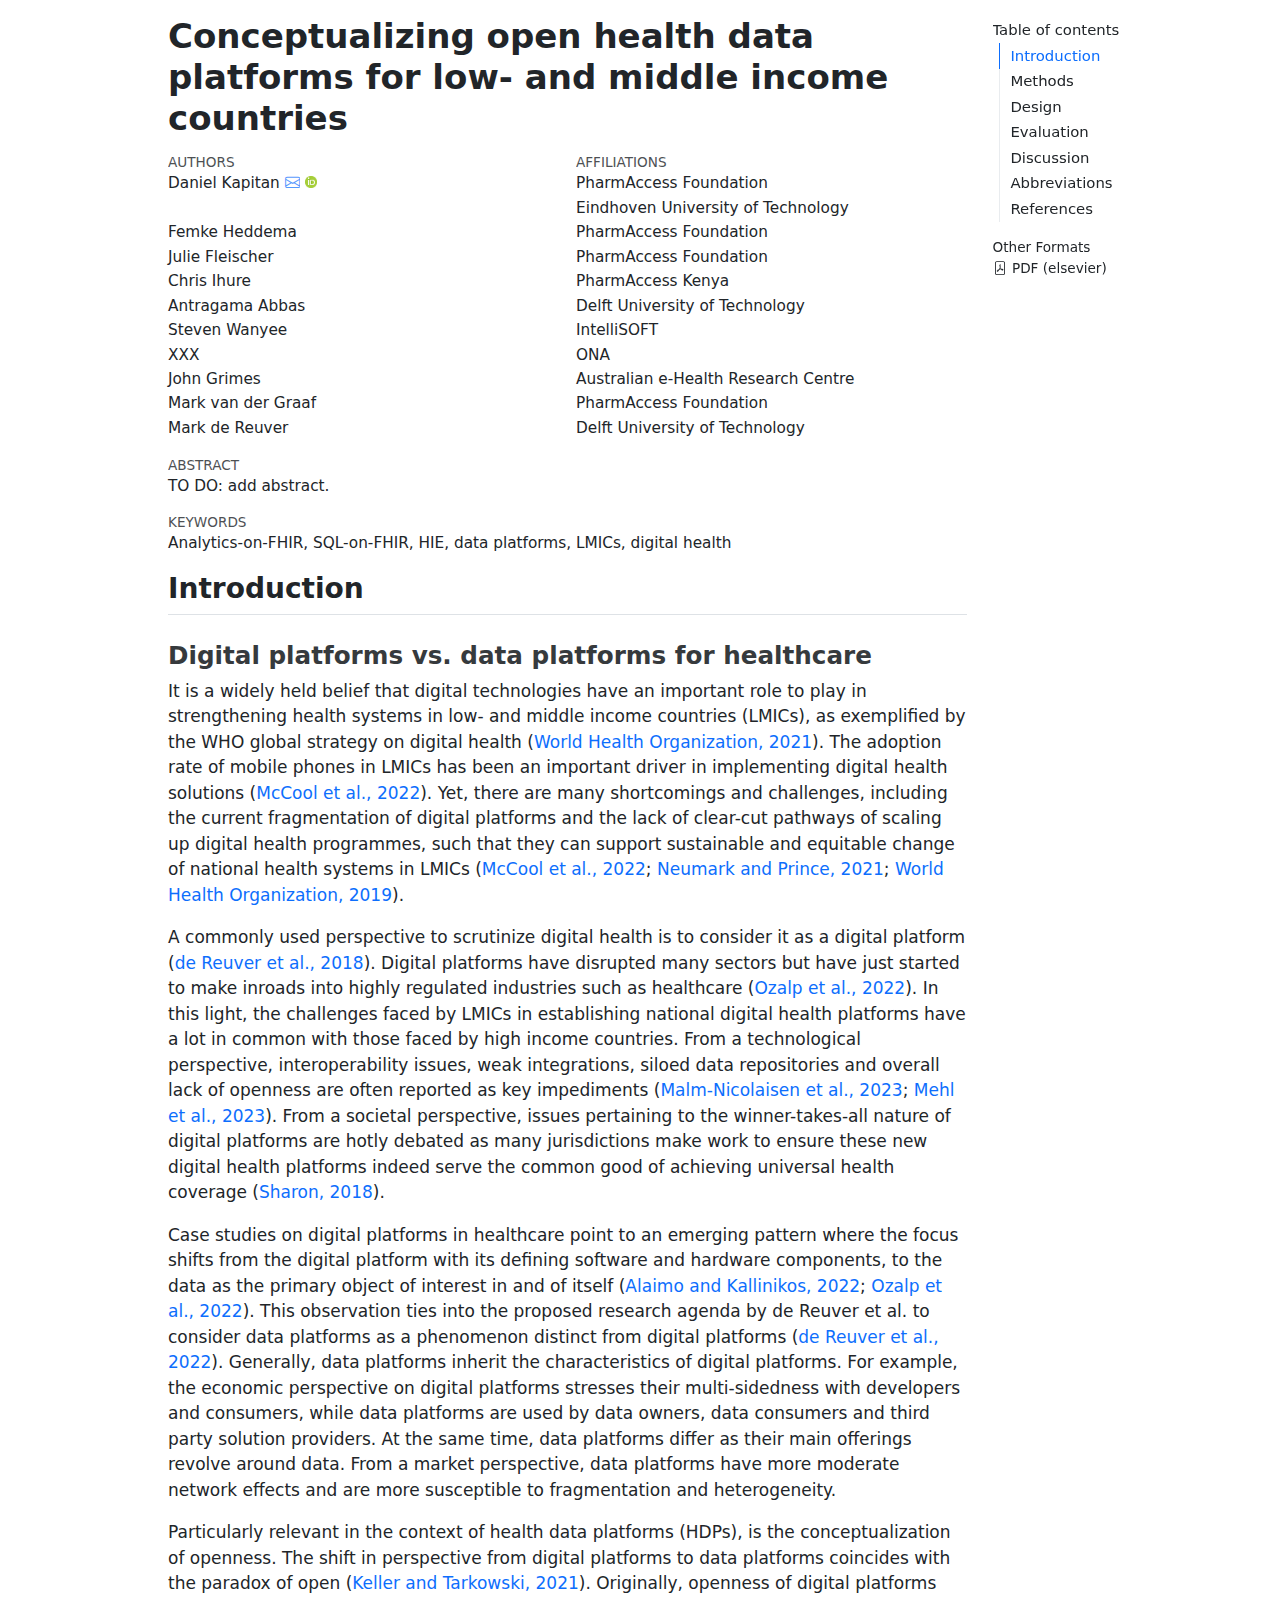
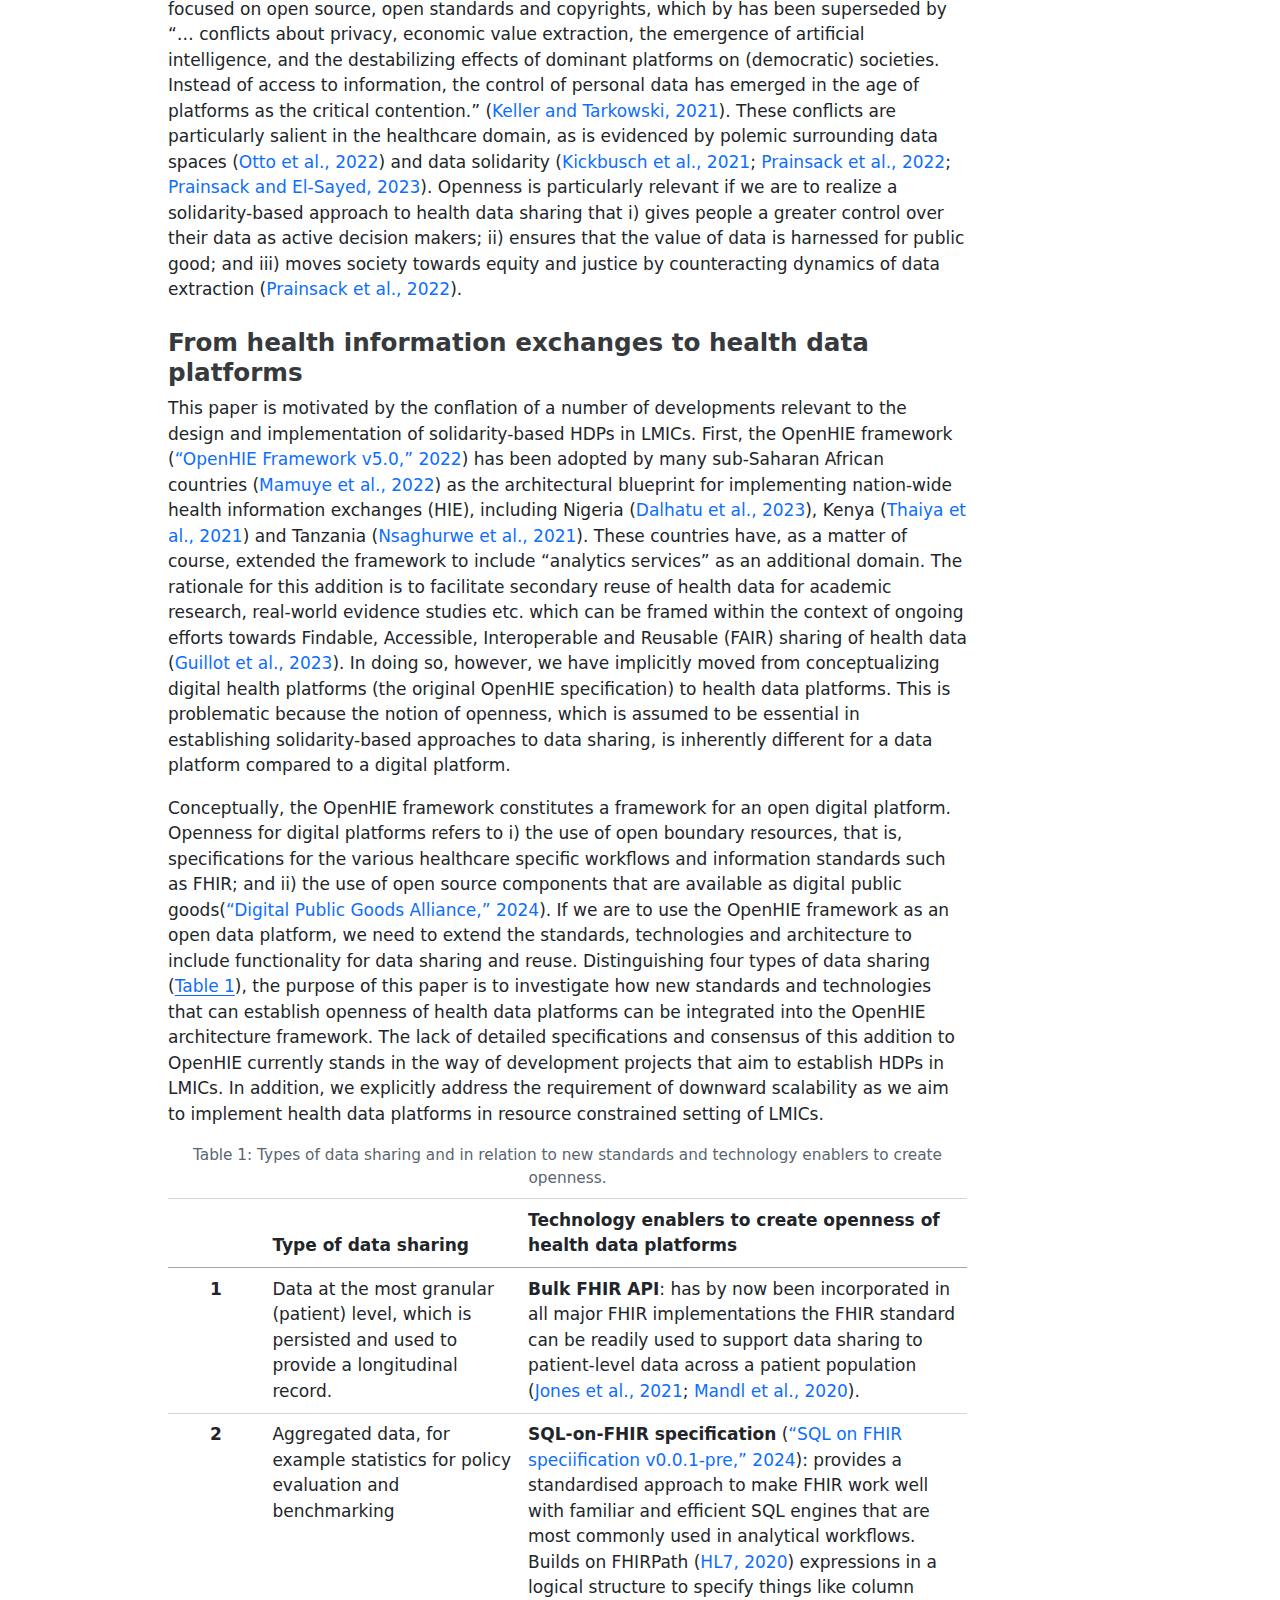
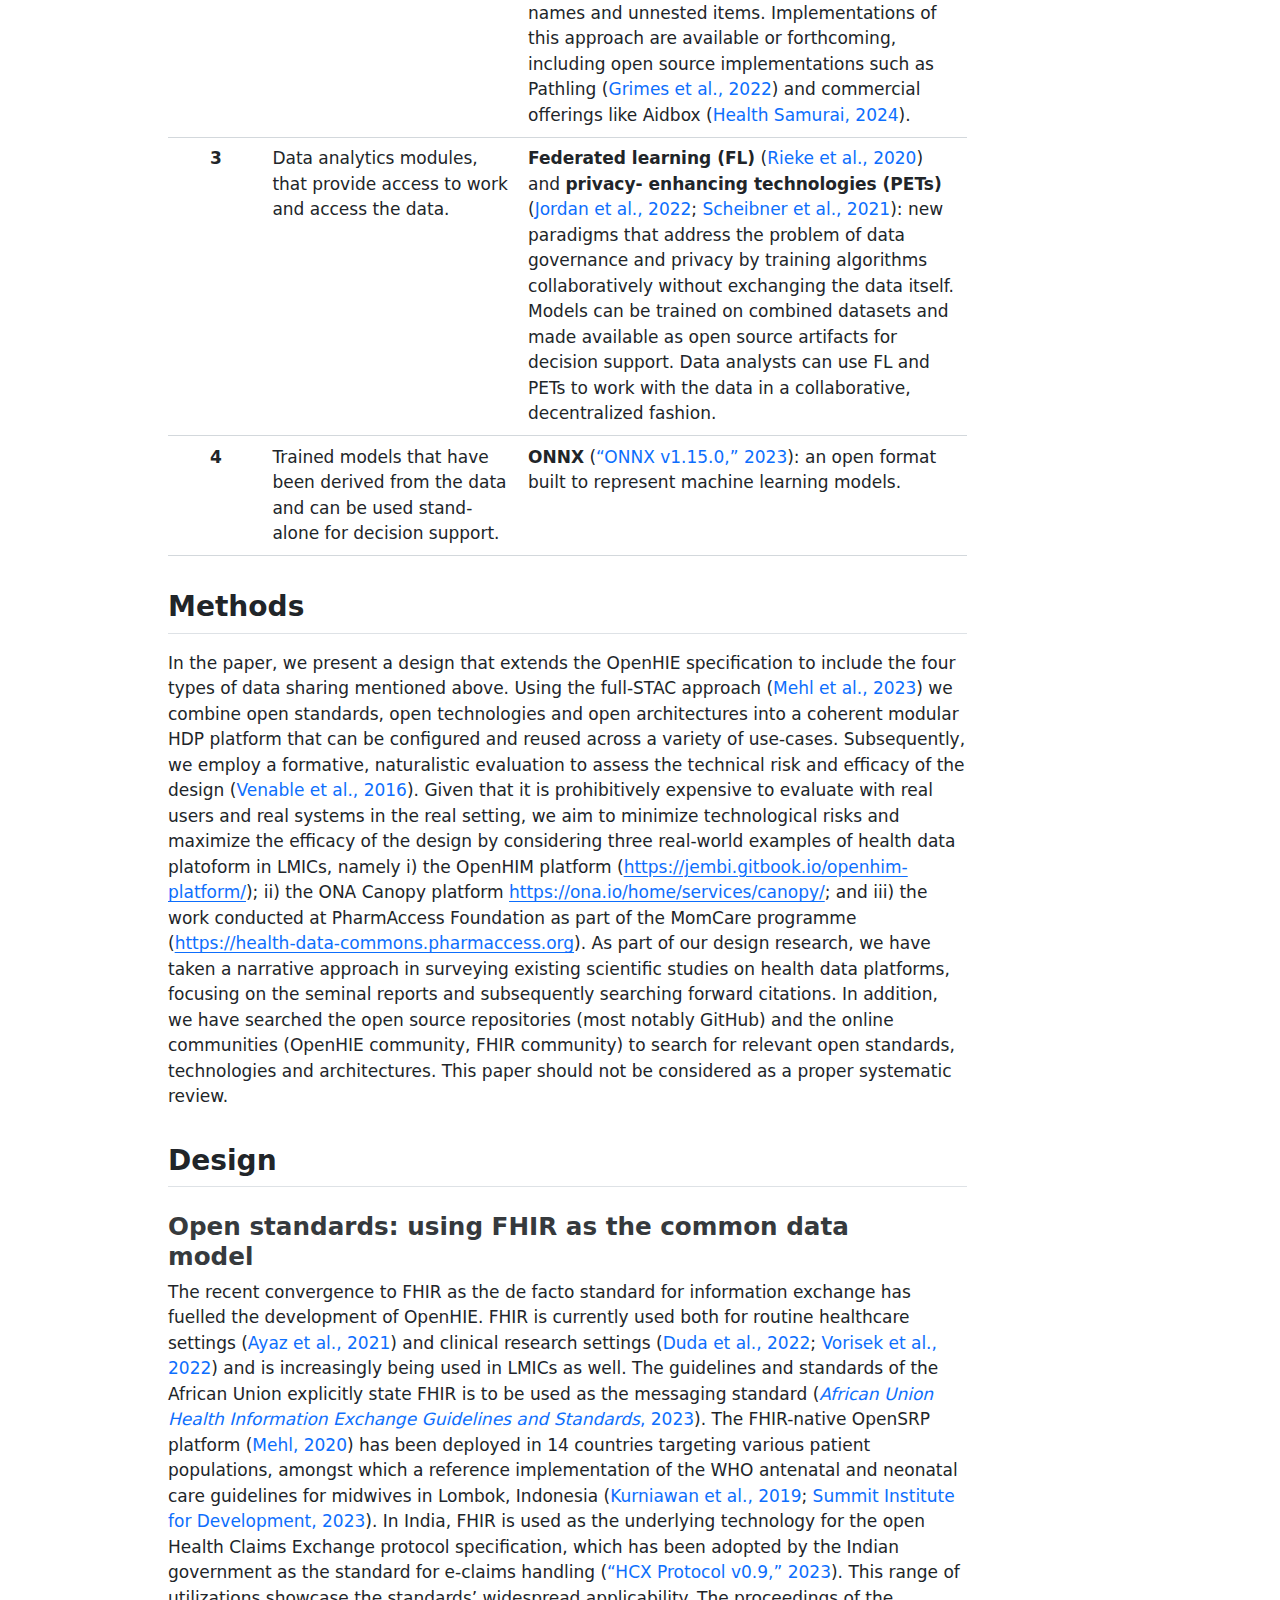
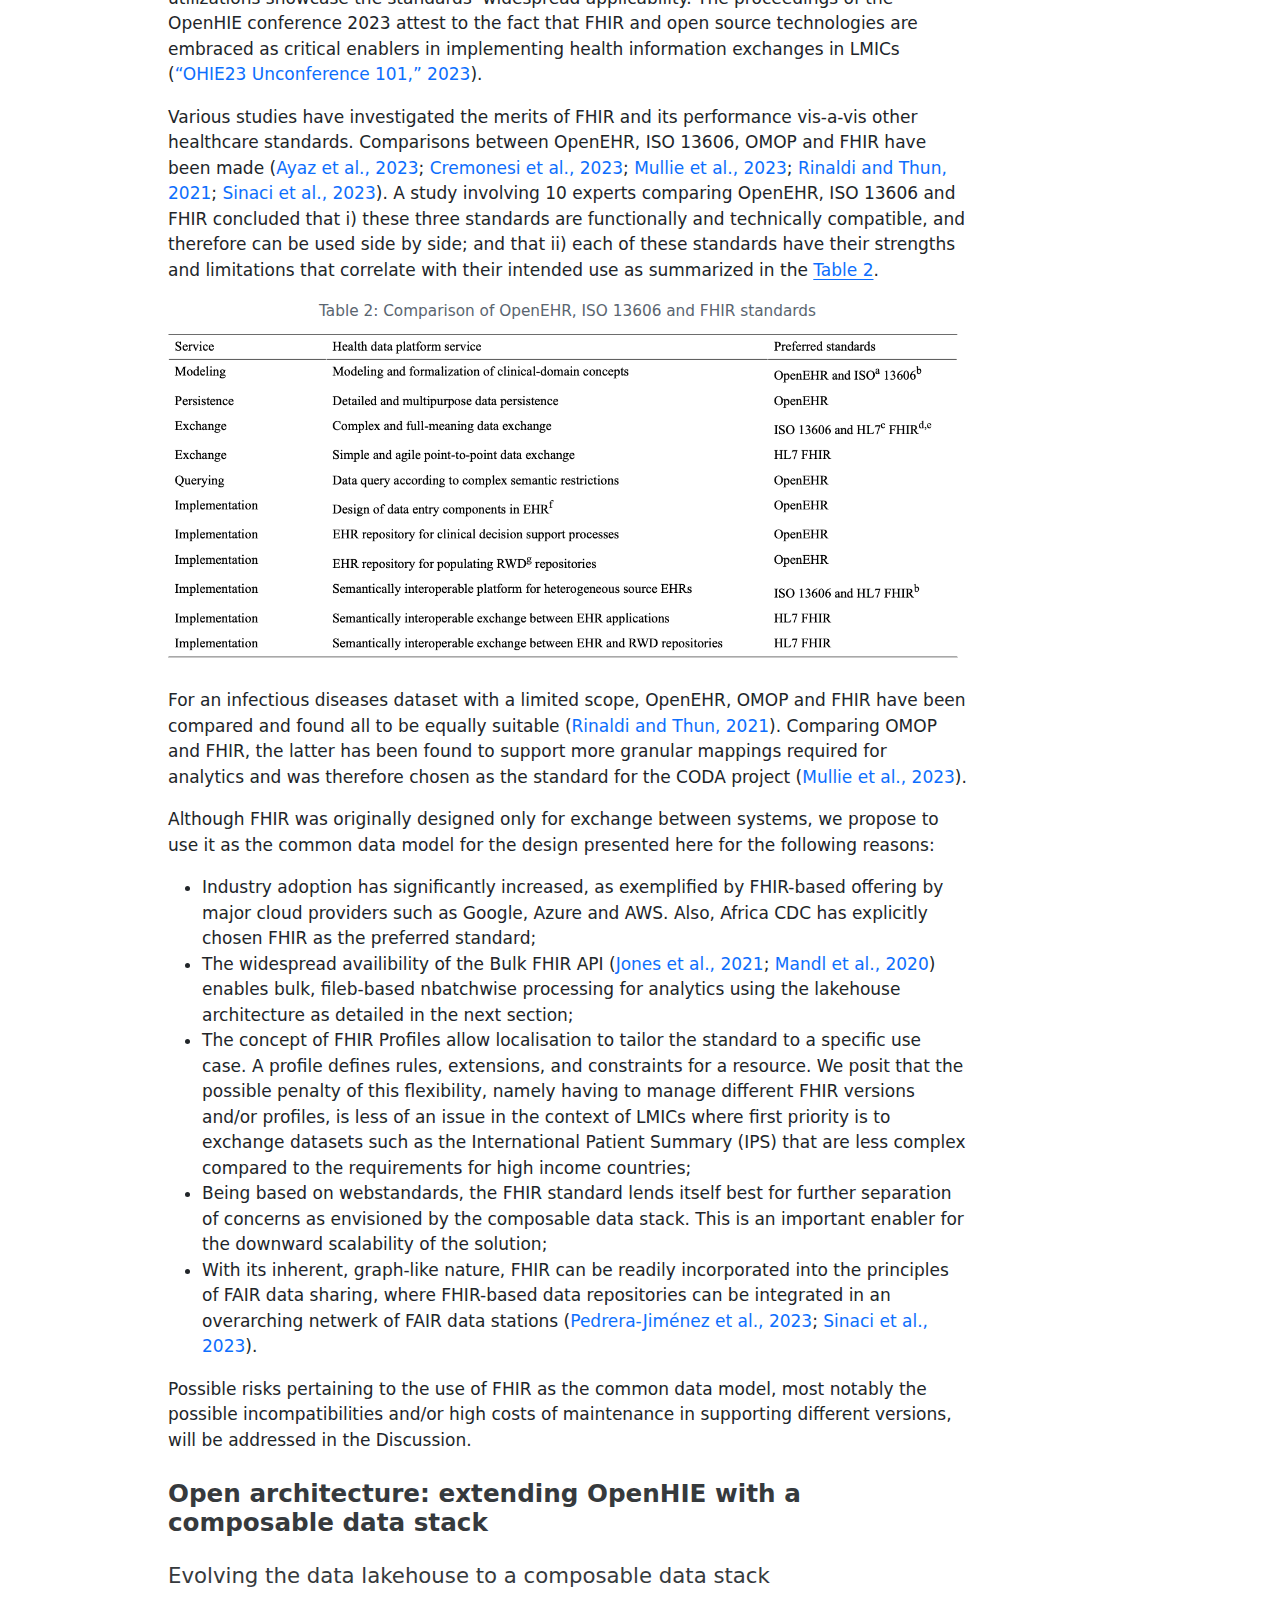
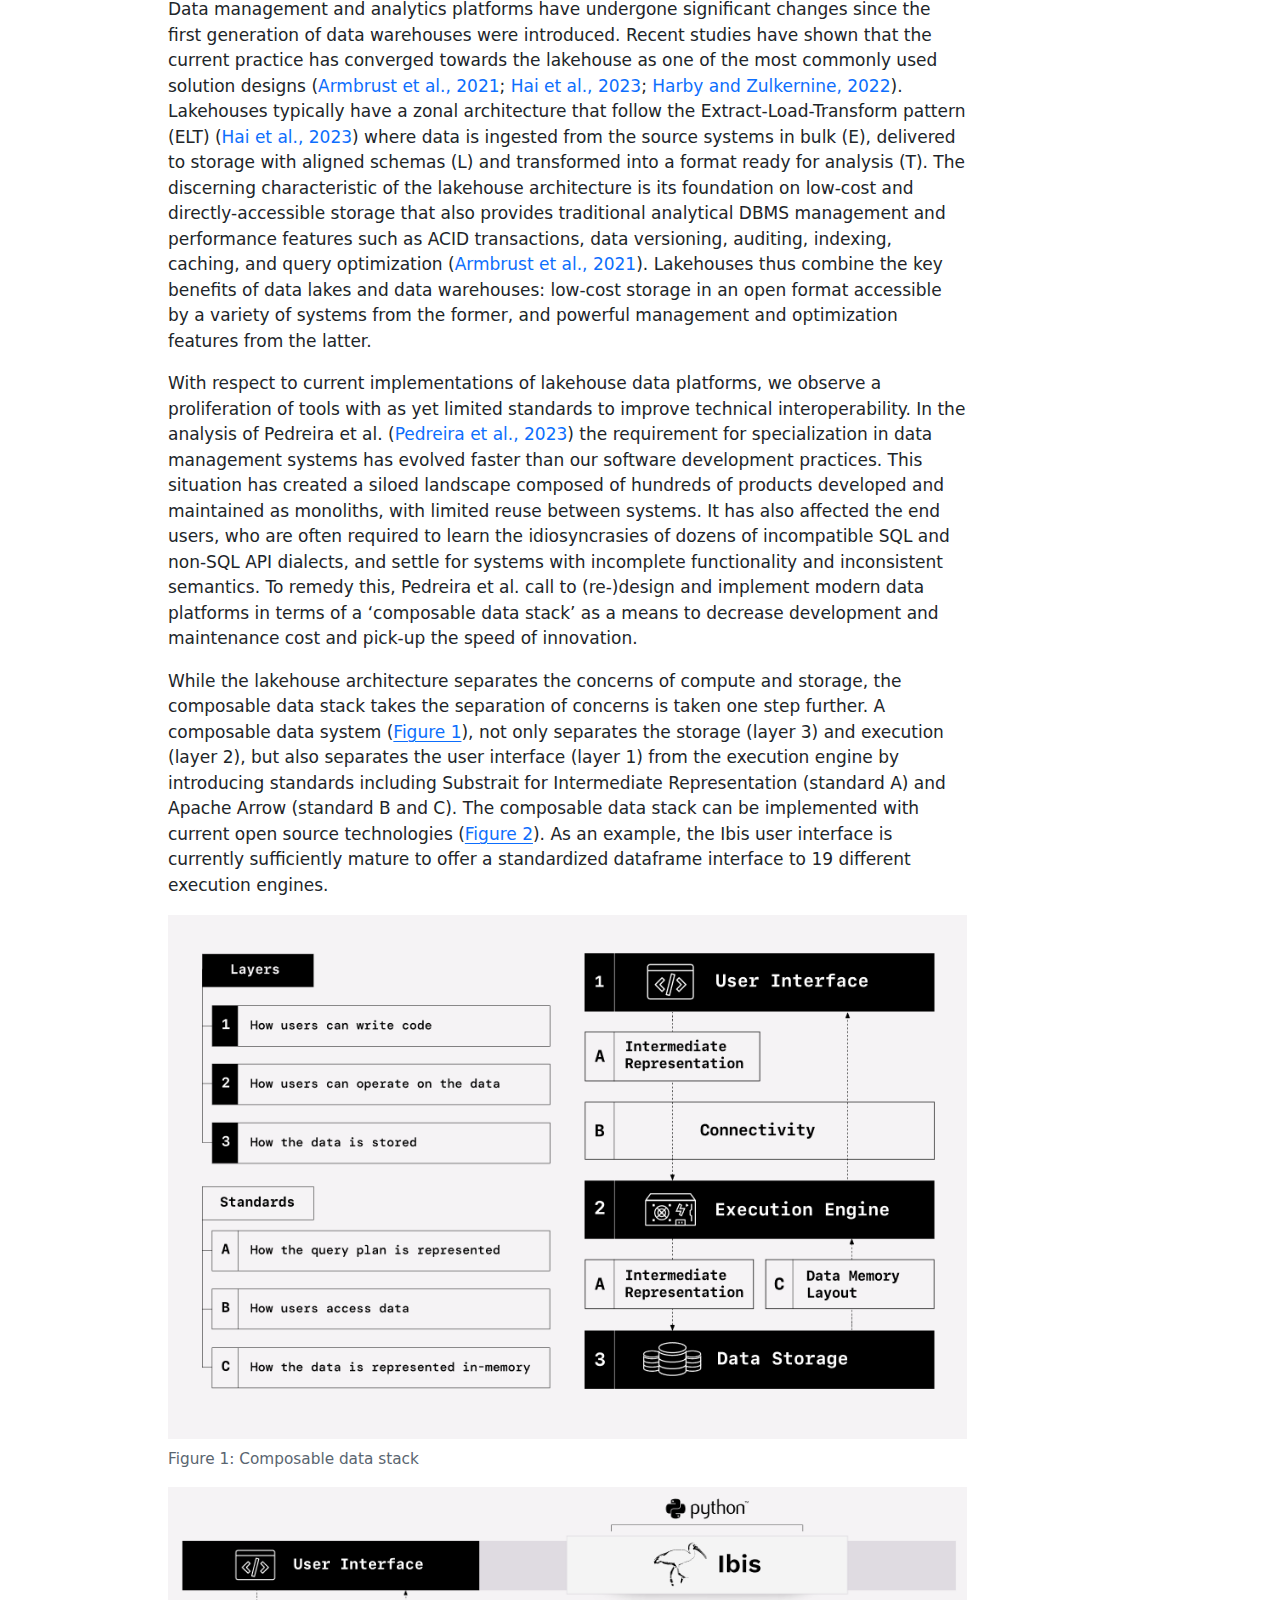
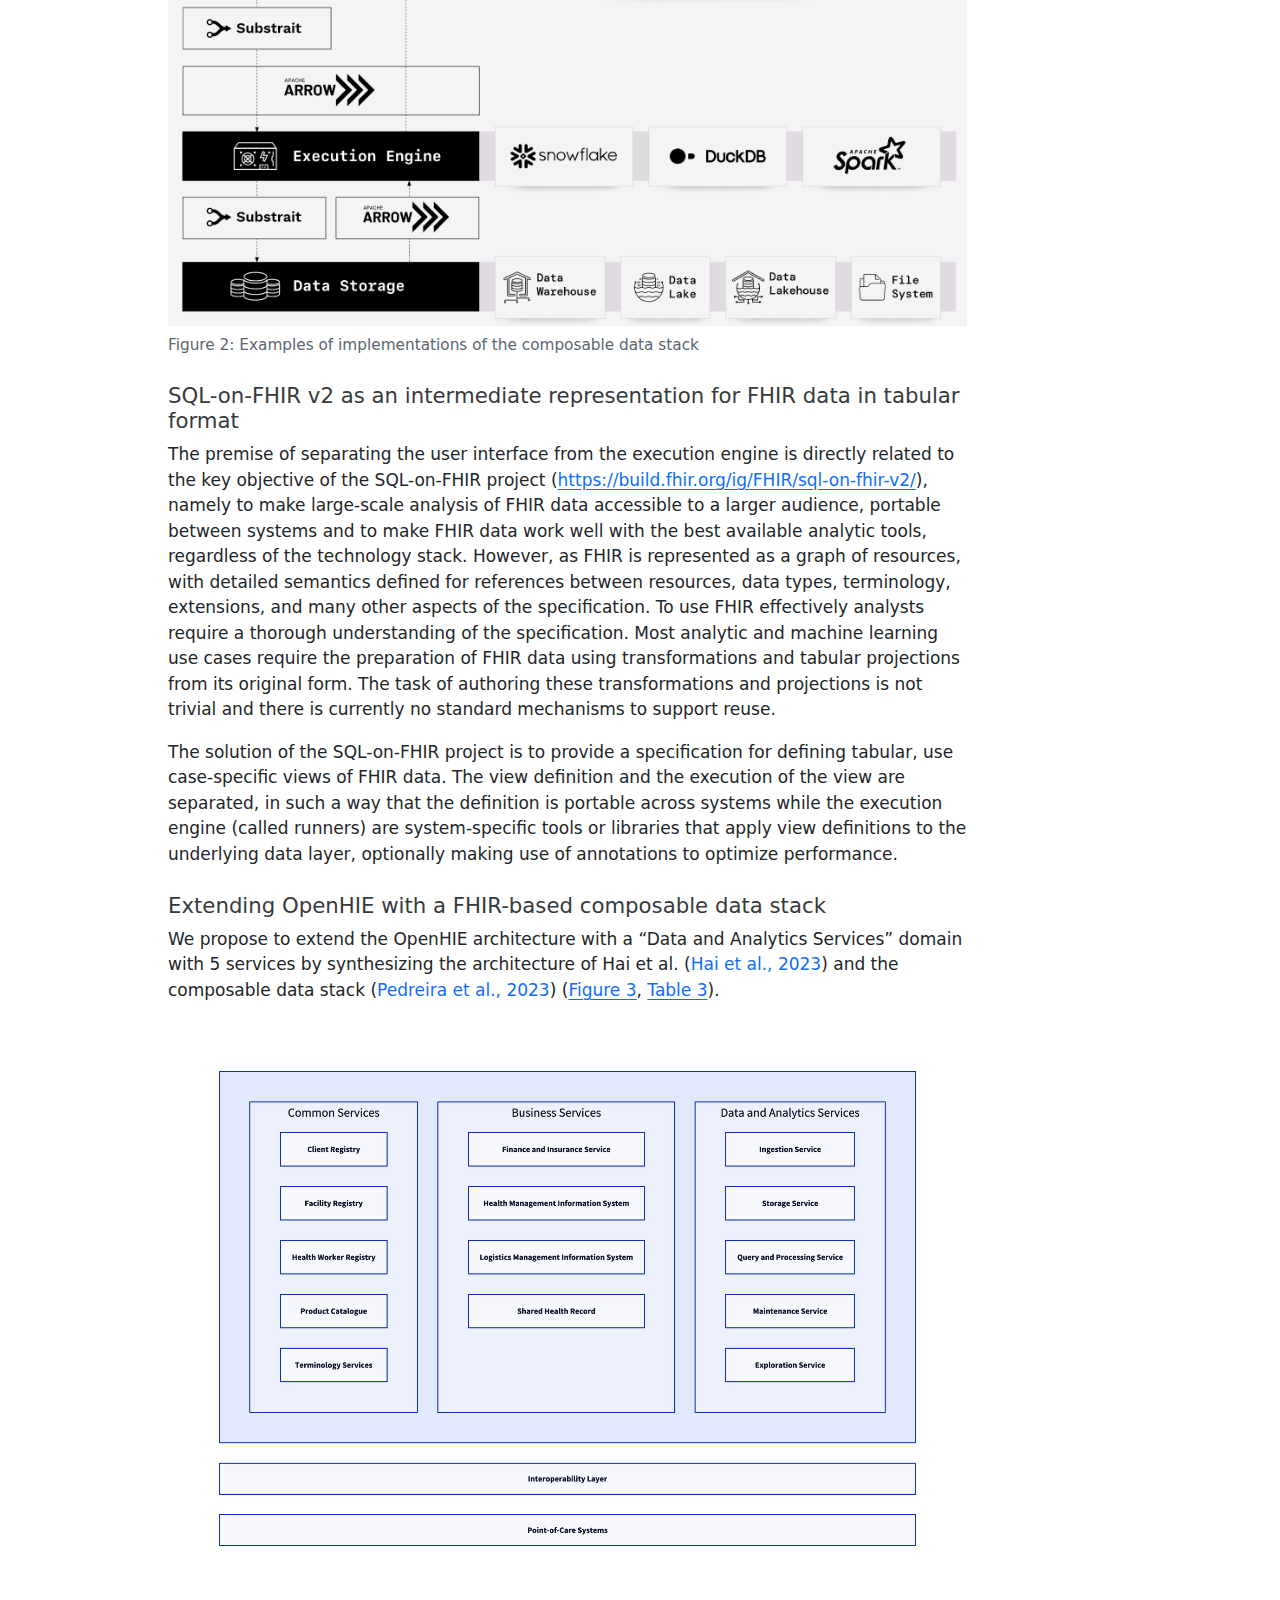
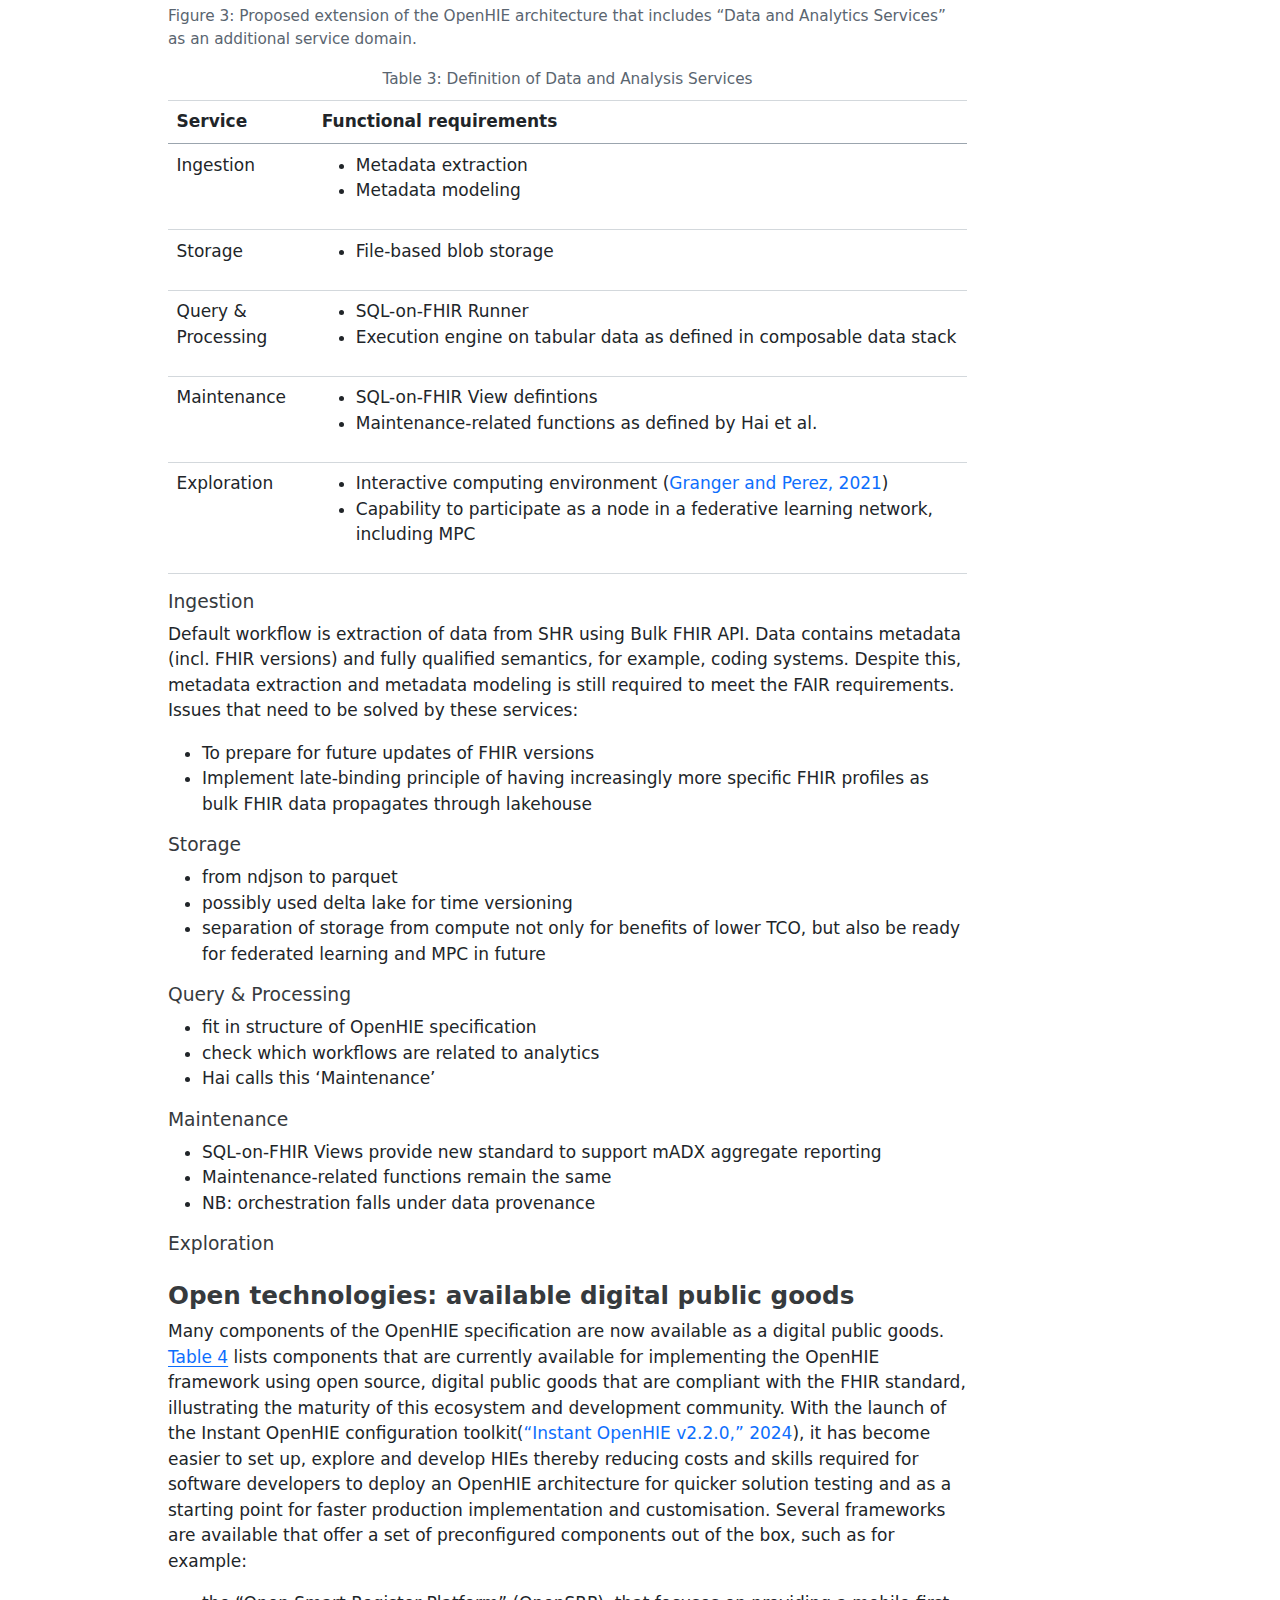
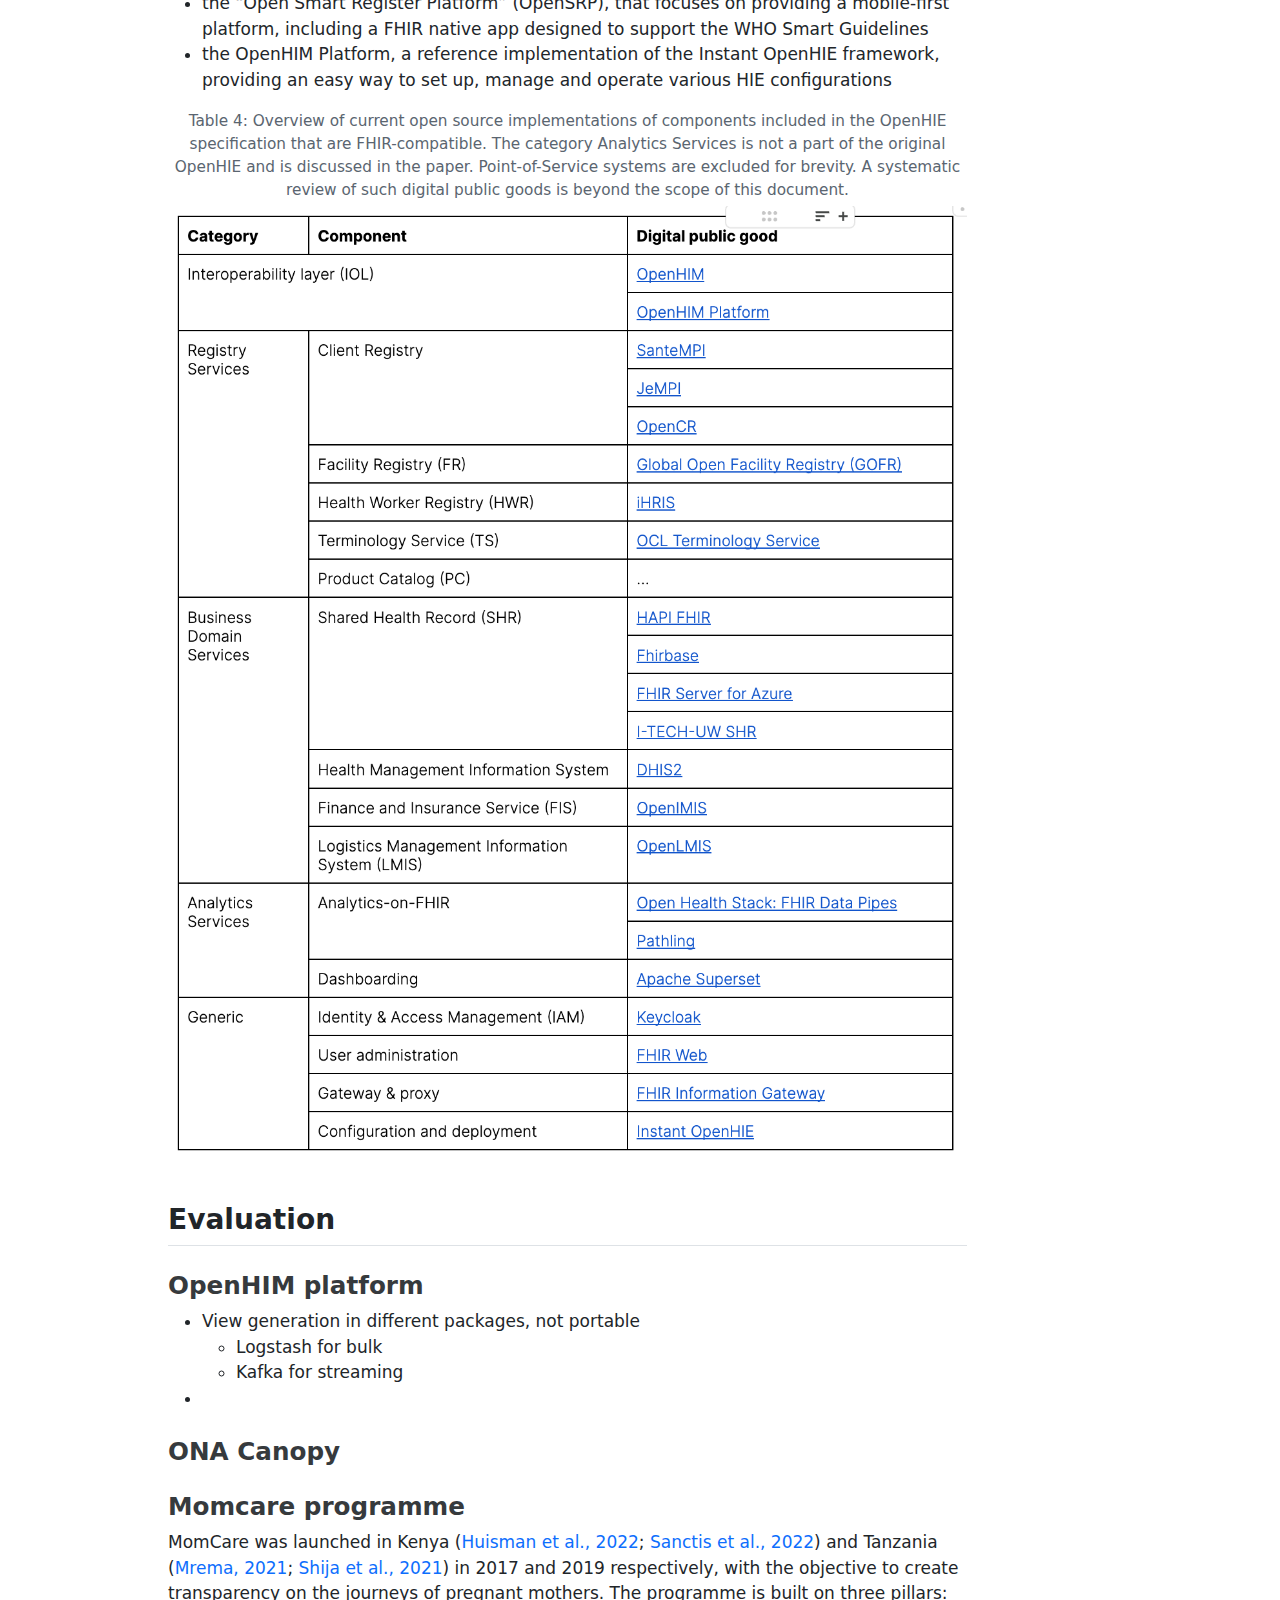
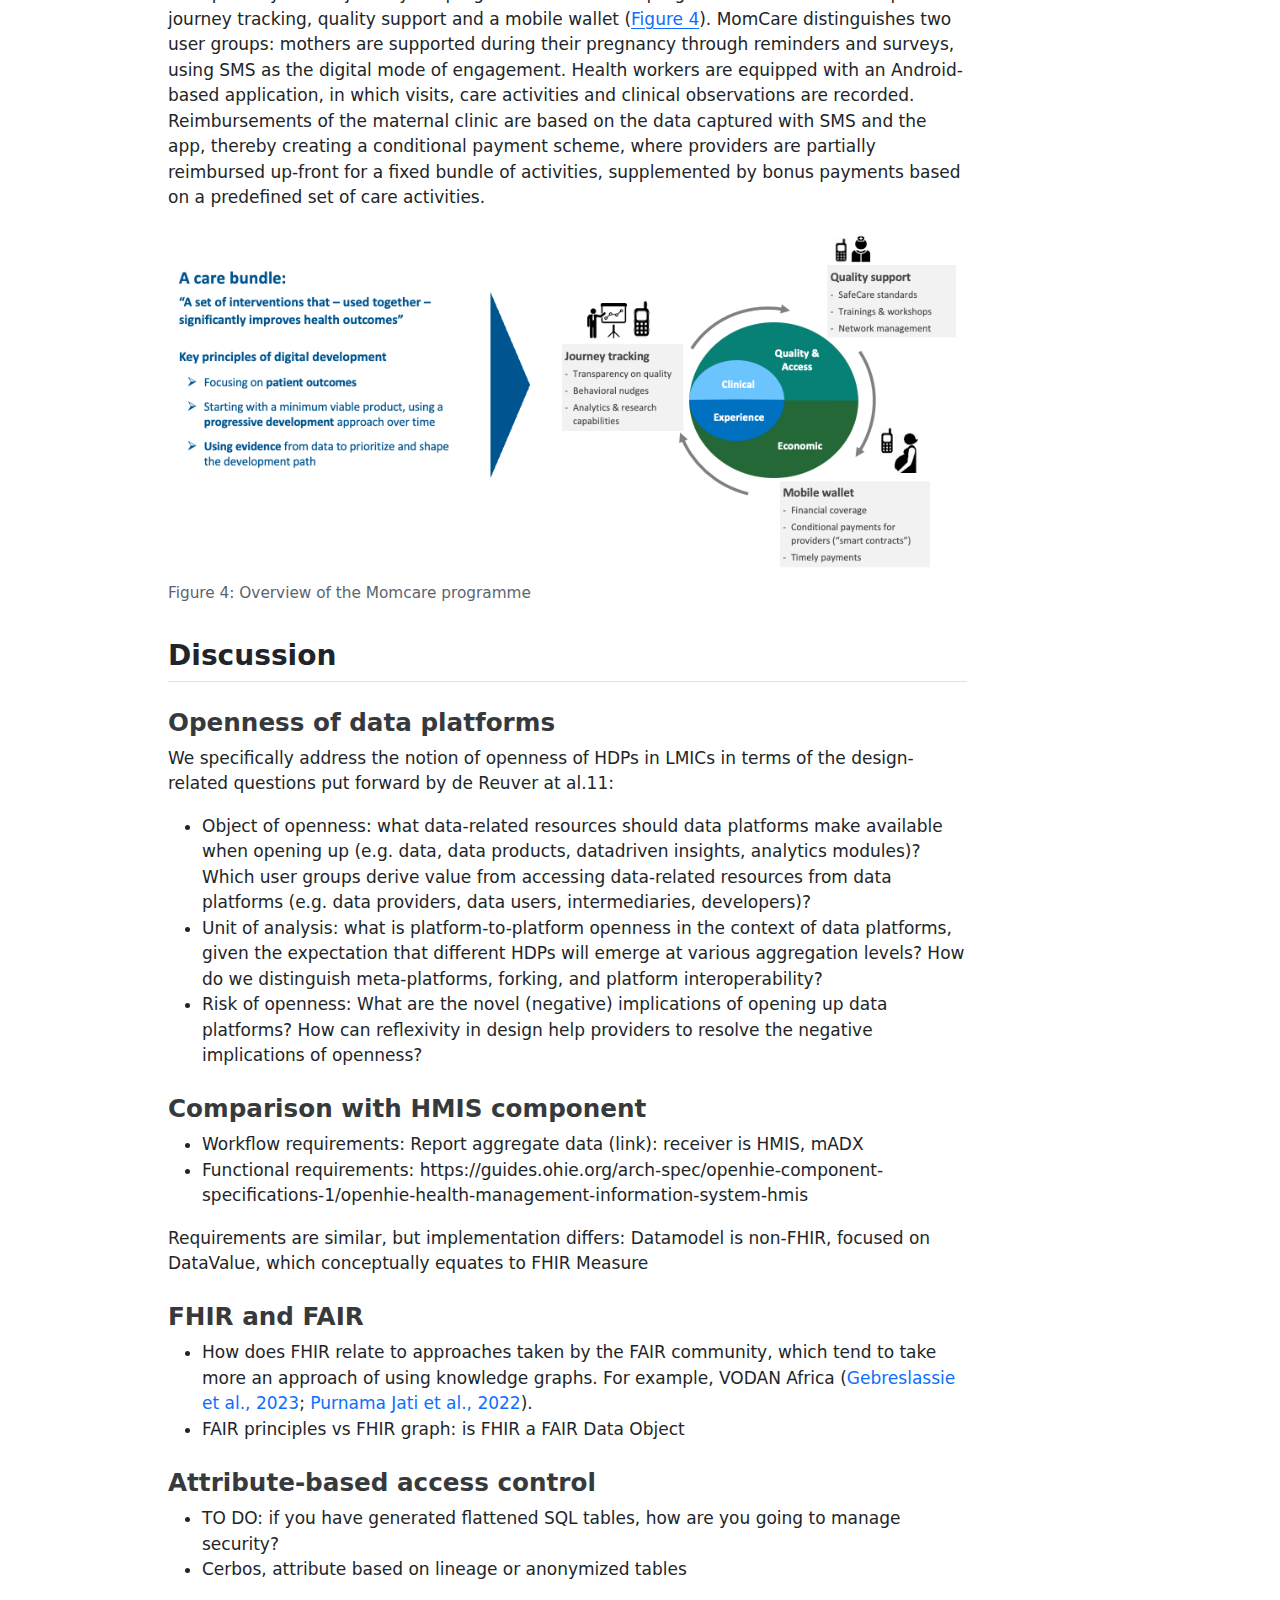
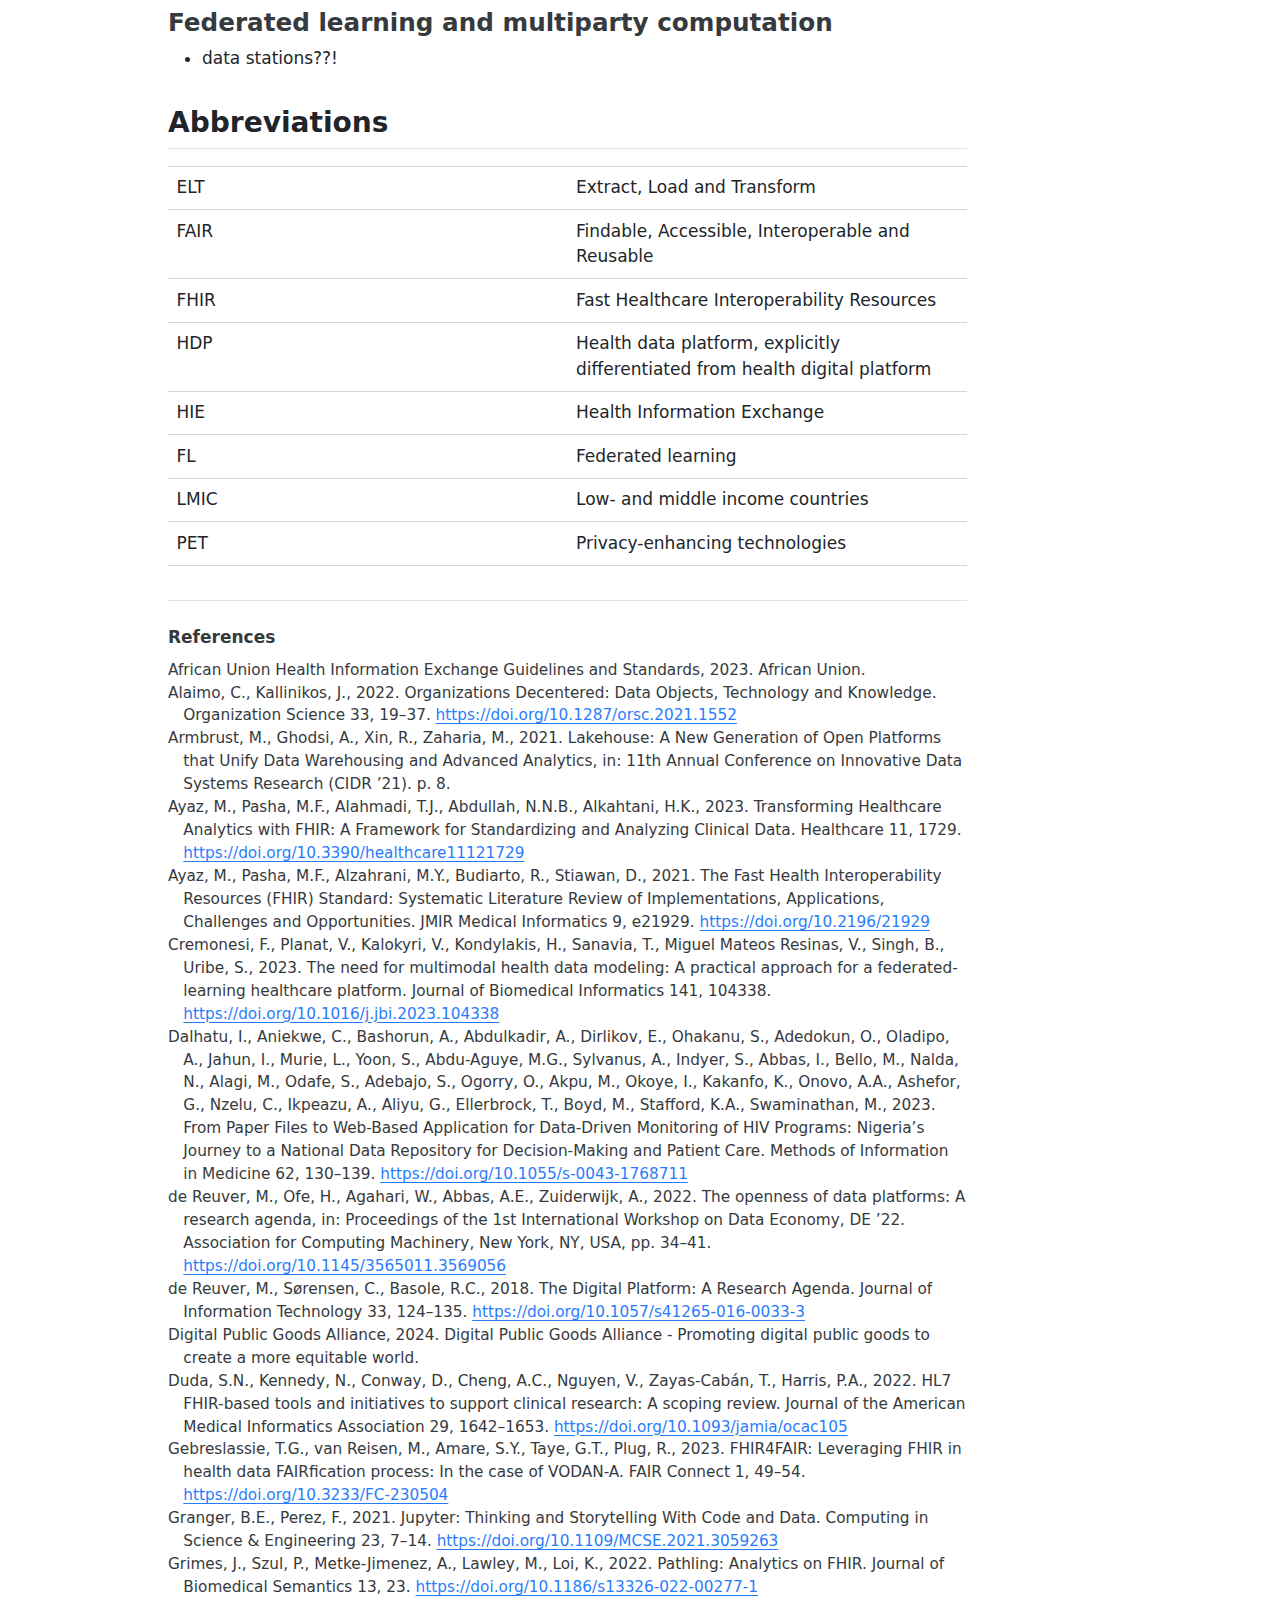
<file: paper-data-platforms.html>
<!DOCTYPE html>
<html xmlns="http://www.w3.org/1999/xhtml" lang="en" xml:lang="en"><head>

<meta charset="utf-8">
<meta name="generator" content="quarto-1.4.549">

<meta name="viewport" content="width=device-width, initial-scale=1.0, user-scalable=yes">

<meta name="author" content="Daniel Kapitan">
<meta name="author" content="Femke Heddema">
<meta name="author" content="Julie Fleischer">
<meta name="author" content="Chris Ihure">
<meta name="author" content="Antragama Abbas">
<meta name="author" content="Steven Wanyee">
<meta name="author" content="XXX">
<meta name="author" content="John Grimes">
<meta name="author" content="Mark van der Graaf">
<meta name="author" content="Mark de Reuver">
<meta name="keywords" content="Analytics-on-FHIR, SQL-on-FHIR, HIE, data platforms, LMICs, digital health">

<title>Conceptualizing open health data platforms for low- and middle income countries</title>
<style>
code{white-space: pre-wrap;}
span.smallcaps{font-variant: small-caps;}
div.columns{display: flex; gap: min(4vw, 1.5em);}
div.column{flex: auto; overflow-x: auto;}
div.hanging-indent{margin-left: 1.5em; text-indent: -1.5em;}
ul.task-list{list-style: none;}
ul.task-list li input[type="checkbox"] {
  width: 0.8em;
  margin: 0 0.8em 0.2em -1em; /* quarto-specific, see https://github.com/quarto-dev/quarto-cli/issues/4556 */ 
  vertical-align: middle;
}
/* CSS for citations */
div.csl-bib-body { }
div.csl-entry {
  clear: both;
  margin-bottom: 0em;
}
.hanging-indent div.csl-entry {
  margin-left:2em;
  text-indent:-2em;
}
div.csl-left-margin {
  min-width:2em;
  float:left;
}
div.csl-right-inline {
  margin-left:2em;
  padding-left:1em;
}
div.csl-indent {
  margin-left: 2em;
}</style>


<script src="paper-data-platforms_files/libs/clipboard/clipboard.min.js"></script>
<script src="paper-data-platforms_files/libs/quarto-html/quarto.js"></script>
<script src="paper-data-platforms_files/libs/quarto-html/popper.min.js"></script>
<script src="paper-data-platforms_files/libs/quarto-html/tippy.umd.min.js"></script>
<script src="paper-data-platforms_files/libs/quarto-html/anchor.min.js"></script>
<link href="paper-data-platforms_files/libs/quarto-html/tippy.css" rel="stylesheet">
<link href="paper-data-platforms_files/libs/quarto-html/quarto-syntax-highlighting.css" rel="stylesheet" id="quarto-text-highlighting-styles">
<script src="paper-data-platforms_files/libs/bootstrap/bootstrap.min.js"></script>
<link href="paper-data-platforms_files/libs/bootstrap/bootstrap-icons.css" rel="stylesheet">
<link href="paper-data-platforms_files/libs/bootstrap/bootstrap.min.css" rel="stylesheet" id="quarto-bootstrap" data-mode="light">


</head>

<body>

<div id="quarto-content" class="page-columns page-rows-contents page-layout-article">
<div id="quarto-margin-sidebar" class="sidebar margin-sidebar">
  <nav id="TOC" role="doc-toc" class="toc-active">
    <h2 id="toc-title">Table of contents</h2>
   
  <ul class="collapse">
  <li><a href="#sec-intro" id="toc-sec-intro" class="nav-link active" data-scroll-target="#sec-intro">Introduction</a></li>
  <li><a href="#methods" id="toc-methods" class="nav-link" data-scroll-target="#methods">Methods</a></li>
  <li><a href="#design" id="toc-design" class="nav-link" data-scroll-target="#design">Design</a></li>
  <li><a href="#evaluation" id="toc-evaluation" class="nav-link" data-scroll-target="#evaluation">Evaluation</a></li>
  <li><a href="#discussion" id="toc-discussion" class="nav-link" data-scroll-target="#discussion">Discussion</a></li>
  <li><a href="#abbreviations" id="toc-abbreviations" class="nav-link" data-scroll-target="#abbreviations">Abbreviations</a></li>
  <li><a href="#bibliography" id="toc-bibliography" class="nav-link" data-scroll-target="#bibliography">References</a></li>
  </ul>
<div class="quarto-alternate-formats"><h2>Other Formats</h2><ul><li><a href="paper-data-platforms.pdf"><i class="bi bi-file-pdf"></i>PDF (elsevier)</a></li></ul></div></nav>
</div>
<main class="content" id="quarto-document-content">

<header id="title-block-header" class="quarto-title-block default">
<div class="quarto-title">
<h1 class="title">Conceptualizing open health data platforms for low- and middle income countries</h1>
</div>


<div class="quarto-title-meta-author">
  <div class="quarto-title-meta-heading">Authors</div>
  <div class="quarto-title-meta-heading">Affiliations</div>
  
    <div class="quarto-title-meta-contents">
    <p class="author">Daniel Kapitan <a href="mailto:daniel@kapitan.net" class="quarto-title-author-email"><i class="bi bi-envelope"></i></a> <a href="https://orcid.org/0000-0001-8979-9194" class="quarto-title-author-orcid"> <img src="[data-uri]"></a></p>
  </div>
  <div class="quarto-title-meta-contents">
        <p class="affiliation">
            PharmAccess Foundation
          </p>
        <p class="affiliation">
            Eindhoven University of Technology
          </p>
      </div>
    <div class="quarto-title-meta-contents">
    <p class="author">Femke Heddema </p>
  </div>
  <div class="quarto-title-meta-contents">
        <p class="affiliation">
            PharmAccess Foundation
          </p>
      </div>
    <div class="quarto-title-meta-contents">
    <p class="author">Julie Fleischer </p>
  </div>
  <div class="quarto-title-meta-contents">
        <p class="affiliation">
            PharmAccess Foundation
          </p>
      </div>
    <div class="quarto-title-meta-contents">
    <p class="author">Chris Ihure </p>
  </div>
  <div class="quarto-title-meta-contents">
        <p class="affiliation">
            PharmAccess Kenya
          </p>
      </div>
    <div class="quarto-title-meta-contents">
    <p class="author">Antragama Abbas </p>
  </div>
  <div class="quarto-title-meta-contents">
        <p class="affiliation">
            Delft University of Technology
          </p>
      </div>
    <div class="quarto-title-meta-contents">
    <p class="author">Steven Wanyee </p>
  </div>
  <div class="quarto-title-meta-contents">
        <p class="affiliation">
            IntelliSOFT
          </p>
      </div>
    <div class="quarto-title-meta-contents">
    <p class="author">XXX </p>
  </div>
  <div class="quarto-title-meta-contents">
        <p class="affiliation">
            ONA
          </p>
      </div>
    <div class="quarto-title-meta-contents">
    <p class="author">John Grimes </p>
  </div>
  <div class="quarto-title-meta-contents">
        <p class="affiliation">
            Australian e-Health Research Centre
          </p>
      </div>
    <div class="quarto-title-meta-contents">
    <p class="author">Mark van der Graaf </p>
  </div>
  <div class="quarto-title-meta-contents">
        <p class="affiliation">
            PharmAccess Foundation
          </p>
      </div>
    <div class="quarto-title-meta-contents">
    <p class="author">Mark de Reuver </p>
  </div>
  <div class="quarto-title-meta-contents">
        <p class="affiliation">
            Delft University of Technology
          </p>
      </div>
  </div>

<div class="quarto-title-meta">

      
  
    
  </div>
  
<div>
  <div class="abstract">
    <div class="block-title">Abstract</div>
    <p>TO DO: add abstract.</p>
  </div>
</div>

<div>
  <div class="keywords">
    <div class="block-title">Keywords</div>
    <p>Analytics-on-FHIR, SQL-on-FHIR, HIE, data platforms, LMICs, digital health</p>
  </div>
</div>

</header>


<section id="sec-intro" class="level2">
<h2 class="anchored" data-anchor-id="sec-intro">Introduction</h2>
<section id="digital-platforms-vs.-data-platforms-for-healthcare" class="level3">
<h3 class="anchored" data-anchor-id="digital-platforms-vs.-data-platforms-for-healthcare">Digital platforms vs.&nbsp;data platforms for healthcare</h3>
<p>It is a widely held belief that digital technologies have an important role to play in strengthening health systems in low- and middle income countries (LMICs), as exemplified by the WHO global strategy on digital health <span class="citation" data-cites="who2021global">(<a href="#ref-who2021global" role="doc-biblioref">World Health Organization, 2021</a>)</span>. The adoption rate of mobile phones in LMICs has been an important driver in implementing digital health solutions <span class="citation" data-cites="mccool2022mobile">(<a href="#ref-mccool2022mobile" role="doc-biblioref">McCool et al., 2022</a>)</span>. Yet, there are many shortcomings and challenges, including the current fragmentation of digital platforms and the lack of clear-cut pathways of scaling up digital health programmes, such that they can support sustainable and equitable change of national health systems in LMICs <span class="citation" data-cites="mccool2022mobile who2019recommendations neumark2021digital">(<a href="#ref-mccool2022mobile" role="doc-biblioref">McCool et al., 2022</a>; <a href="#ref-neumark2021digital" role="doc-biblioref">Neumark and Prince, 2021</a>; <a href="#ref-who2019recommendations" role="doc-biblioref">World Health Organization, 2019</a>)</span>.</p>
<p>A commonly used perspective to scrutinize digital health is to consider it as a digital platform <span class="citation" data-cites="dereuver2018digital">(<a href="#ref-dereuver2018digital" role="doc-biblioref">de Reuver et al., 2018</a>)</span>. Digital platforms have disrupted many sectors but have just started to make inroads into highly regulated industries such as healthcare <span class="citation" data-cites="ozalp2022digital">(<a href="#ref-ozalp2022digital" role="doc-biblioref">Ozalp et al., 2022</a>)</span>. In this light, the challenges faced by LMICs in establishing national digital health platforms have a lot in common with those faced by high income countries. From a technological perspective, interoperability issues, weak integrations, siloed data repositories and overall lack of openness are often reported as key impediments <span class="citation" data-cites="malm-nicolais2023exploring mehl2023fullstac">(<a href="#ref-malm-nicolais2023exploring" role="doc-biblioref">Malm-Nicolaisen et al., 2023</a>; <a href="#ref-mehl2023fullstac" role="doc-biblioref">Mehl et al., 2023</a>)</span>. From a societal perspective, issues pertaining to the winner-takes-all nature of digital platforms are hotly debated as many jurisdictions make work to ensure these new digital health platforms indeed serve the common good of achieving universal health coverage <span class="citation" data-cites="sharon2018when">(<a href="#ref-sharon2018when" role="doc-biblioref">Sharon, 2018</a>)</span>.</p>
<p>Case studies on digital platforms in healthcare point to an emerging pattern where the focus shifts from the digital platform with its defining software and hardware components, to the data as the primary object of interest in and of itself <span class="citation" data-cites="ozalp2022digital alaimo2022organizations">(<a href="#ref-alaimo2022organizations" role="doc-biblioref">Alaimo and Kallinikos, 2022</a>; <a href="#ref-ozalp2022digital" role="doc-biblioref">Ozalp et al., 2022</a>)</span>. This observation ties into the proposed research agenda by de Reuver et al.&nbsp;to consider data platforms as a phenomenon distinct from digital platforms <span class="citation" data-cites="dereuver2022openness">(<a href="#ref-dereuver2022openness" role="doc-biblioref">de Reuver et al., 2022</a>)</span>. Generally, data platforms inherit the characteristics of digital platforms. For example, the economic perspective on digital platforms stresses their multi-sidedness with developers and consumers, while data platforms are used by data owners, data consumers and third party solution providers. At the same time, data platforms differ as their main offerings revolve around data. From a market perspective, data platforms have more moderate network effects and are more susceptible to fragmentation and heterogeneity.</p>
<p>Particularly relevant in the context of health data platforms (HDPs), is the conceptualization of openness. The shift in perspective from digital platforms to data platforms coincides with the paradox of open <span class="citation" data-cites="keller2021paradox">(<a href="#ref-keller2021paradox" role="doc-biblioref">Keller and Tarkowski, 2021</a>)</span>. Originally, openness of digital platforms focused on open source, open standards and copyrights, which by has been superseded by “… conflicts about privacy, economic value extraction, the emergence of artificial intelligence, and the destabilizing effects of dominant platforms on (democratic) societies. Instead of access to information, the control of personal data has emerged in the age of platforms as the critical contention.” <span class="citation" data-cites="keller2021paradox">(<a href="#ref-keller2021paradox" role="doc-biblioref">Keller and Tarkowski, 2021</a>)</span>. These conflicts are particularly salient in the healthcare domain, as is evidenced by polemic surrounding data spaces <span class="citation" data-cites="otto2022designing">(<a href="#ref-otto2022designing" role="doc-biblioref">Otto et al., 2022</a>)</span> and data solidarity <span class="citation" data-cites="kickbusch2021lancet prainsack2022data prainsack2023beyond">(<a href="#ref-kickbusch2021lancet" role="doc-biblioref">Kickbusch et al., 2021</a>; <a href="#ref-prainsack2022data" role="doc-biblioref">Prainsack et al., 2022</a>; <a href="#ref-prainsack2023beyond" role="doc-biblioref">Prainsack and El-Sayed, 2023</a>)</span>. Openness is particularly relevant if we are to realize a solidarity-based approach to health data sharing that i) gives people a greater control over their data as active decision makers; ii) ensures that the value of data is harnessed for public good; and iii) moves society towards equity and justice by counteracting dynamics of data extraction <span class="citation" data-cites="prainsack2022data">(<a href="#ref-prainsack2022data" role="doc-biblioref">Prainsack et al., 2022</a>)</span>.</p>
</section>
<section id="from-health-information-exchanges-to-health-data-platforms" class="level3">
<h3 class="anchored" data-anchor-id="from-health-information-exchanges-to-health-data-platforms">From health information exchanges to health data platforms</h3>
<p>This paper is motivated by the conflation of a number of developments relevant to the design and implementation of solidarity-based HDPs in LMICs. First, the OpenHIE framework <span class="citation" data-cites="openhie">(<a href="#ref-openhie" role="doc-biblioref"><span>“<span>OpenHIE Framework</span> v5.0,”</span> 2022</a>)</span> has been adopted by many sub-Saharan African countries <span class="citation" data-cites="mamuye2022health">(<a href="#ref-mamuye2022health" role="doc-biblioref">Mamuye et al., 2022</a>)</span> as the architectural blueprint for implementing nation-wide health information exchanges (HIE), including Nigeria <span class="citation" data-cites="dalhatu2023paper">(<a href="#ref-dalhatu2023paper" role="doc-biblioref">Dalhatu et al., 2023</a>)</span>, Kenya <span class="citation" data-cites="thaiya2021adoption">(<a href="#ref-thaiya2021adoption" role="doc-biblioref">Thaiya et al., 2021</a>)</span> and Tanzania <span class="citation" data-cites="nsaghurwe2021one">(<a href="#ref-nsaghurwe2021one" role="doc-biblioref">Nsaghurwe et al., 2021</a>)</span>. These countries have, as a matter of course, extended the framework to include “analytics services” as an additional domain. The rationale for this addition is to facilitate secondary reuse of health data for academic research, real-world evidence studies etc. which can be framed within the context of ongoing efforts towards Findable, Accessible, Interoperable and Reusable (FAIR) sharing of health data <span class="citation" data-cites="guillot2023fair">(<a href="#ref-guillot2023fair" role="doc-biblioref">Guillot et al., 2023</a>)</span>. In doing so, however, we have implicitly moved from conceptualizing digital health platforms (the original OpenHIE specification) to health data platforms. This is problematic because the notion of openness, which is assumed to be essential in establishing solidarity-based approaches to data sharing, is inherently different for a data platform compared to a digital platform.</p>
<p>Conceptually, the OpenHIE framework constitutes a framework for an open digital platform. Openness for digital platforms refers to i) the use of open boundary resources, that is, specifications for the various healthcare specific workflows and information standards such as FHIR; and ii) the use of open source components that are available as digital public goods<span class="citation" data-cites="digitalpublicgoods">(<a href="#ref-digitalpublicgoods" role="doc-biblioref"><span>“Digital <span>Public Goods Alliance</span>,”</span> 2024</a>)</span>. If we are to use the OpenHIE framework as an open data platform, we need to extend the standards, technologies and architecture to include functionality for data sharing and reuse. Distinguishing four types of data sharing (<a href="#tbl-types-data-sharing" class="quarto-xref">Table&nbsp;1</a>), the purpose of this paper is to investigate how new standards and technologies that can establish openness of health data platforms can be integrated into the OpenHIE architecture framework. The lack of detailed specifications and consensus of this addition to OpenHIE currently stands in the way of development projects that aim to establish HDPs in LMICs. In addition, we explicitly address the requirement of downward scalability as we aim to implement health data platforms in resource constrained setting of LMICs.</p>
<div id="tbl-types-data-sharing" class="quarto-float anchored">
<figure class="quarto-float quarto-float-tbl figure">
<figcaption class="quarto-float-caption-top quarto-float-caption quarto-float-tbl" id="tbl-types-data-sharing-caption-0ceaefa1-69ba-4598-a22c-09a6ac19f8ca">
Table&nbsp;1: Types of data sharing and in relation to new standards and technology enablers to create openness.
</figcaption>
<div aria-describedby="tbl-types-data-sharing-caption-0ceaefa1-69ba-4598-a22c-09a6ac19f8ca">
<table class="table">
<colgroup>
<col style="width: 12%">
<col style="width: 32%">
<col style="width: 56%">
</colgroup>
<thead>
<tr class="header">
<th style="text-align: center;"></th>
<th style="text-align: left;"><strong>Type of data sharing</strong></th>
<th style="text-align: left;"><strong>Technology enablers to create openness of health data platforms</strong></th>
</tr>
</thead>
<tbody>
<tr class="odd">
<td style="text-align: center;"><strong>1</strong></td>
<td style="text-align: left;">Data at the most granular (patient) level, which is persisted and used to provide a longitudinal record.</td>
<td style="text-align: left;"><strong>Bulk FHIR API</strong>: has by now been incorporated in all major FHIR implementations the FHIR standard can be readily used to support data sharing to patient-level data across a patient population <span class="citation" data-cites="mandl2020push jones2021landscape">(<a href="#ref-jones2021landscape" role="doc-biblioref">Jones et al., 2021</a>; <a href="#ref-mandl2020push" role="doc-biblioref">Mandl et al., 2020</a>)</span>.</td>
</tr>
<tr class="even">
<td style="text-align: center;"><strong>2</strong></td>
<td style="text-align: left;">Aggregated data, for example statistics for policy evaluation and benchmarking</td>
<td style="text-align: left;"><strong>SQL-on-FHIR specification</strong> <span class="citation" data-cites="sql-on-fhir">(<a href="#ref-sql-on-fhir" role="doc-biblioref"><span>“<span>SQL</span> on <span>FHIR</span> speciification v0.0.1-pre,”</span> 2024</a>)</span>: provides a standardised approach to make FHIR work well with familiar and efficient SQL engines that are most commonly used in analytical workflows. Builds on FHIRPath <span class="citation" data-cites="hl72020fhirpath">(<a href="#ref-hl72020fhirpath" role="doc-biblioref">HL7, 2020</a>)</span> expressions in a logical structure to specify things like column names and unnested items. Implementations of this approach are available or forthcoming, including open source implementations such as Pathling <span class="citation" data-cites="grimes2022pathling">(<a href="#ref-grimes2022pathling" role="doc-biblioref">Grimes et al., 2022</a>)</span> and commercial offerings like Aidbox <span class="citation" data-cites="aidbox">(<a href="#ref-aidbox" role="doc-biblioref">Health Samurai, 2024</a>)</span>.</td>
</tr>
<tr class="odd">
<td style="text-align: center;"><strong>3</strong></td>
<td style="text-align: left;">Data analytics modules, that provide access to work and access the data.</td>
<td style="text-align: left;"><strong>Federated learning (FL)</strong> <span class="citation" data-cites="rieke2020future">(<a href="#ref-rieke2020future" role="doc-biblioref">Rieke et al., 2020</a>)</span> and <strong>privacy- enhancing technologies (PETs)</strong> <span class="citation" data-cites="scheibner2021revolutionizing jordan2022selecting">(<a href="#ref-jordan2022selecting" role="doc-biblioref">Jordan et al., 2022</a>; <a href="#ref-scheibner2021revolutionizing" role="doc-biblioref">Scheibner et al., 2021</a>)</span>: new paradigms that address the problem of data governance and privacy by training algorithms collaboratively without exchanging the data itself. Models can be trained on combined datasets and made available as open source artifacts for decision support. Data analysts can use FL and PETs to work with the data in a collaborative, decentralized fashion.</td>
</tr>
<tr class="even">
<td style="text-align: center;"><strong>4</strong></td>
<td style="text-align: left;">Trained models that have been derived from the data and can be used stand-alone for decision support.</td>
<td style="text-align: left;"><strong>ONNX</strong> <span class="citation" data-cites="onnx">(<a href="#ref-onnx" role="doc-biblioref"><span>“<span>ONNX</span> v1.15.0,”</span> 2023</a>)</span>: an open format built to represent machine learning models.</td>
</tr>
</tbody>
</table>
</div>
</figure>
</div>
</section>
</section>
<section id="methods" class="level2">
<h2 class="anchored" data-anchor-id="methods">Methods</h2>
<p>In the paper, we present a design that extends the OpenHIE specification to include the four types of data sharing mentioned above. Using the full-STAC approach <span class="citation" data-cites="mehl2023fullstac">(<a href="#ref-mehl2023fullstac" role="doc-biblioref">Mehl et al., 2023</a>)</span> we combine open standards, open technologies and open architectures into a coherent modular HDP platform that can be configured and reused across a variety of use-cases. Subsequently, we employ a formative, naturalistic evaluation to assess the technical risk and efficacy of the design <span class="citation" data-cites="venable2016feds">(<a href="#ref-venable2016feds" role="doc-biblioref">Venable et al., 2016</a>)</span>. Given that it is prohibitively expensive to evaluate with real users and real systems in the real setting, we aim to minimize technological risks and maximize the efficacy of the design by considering three real-world examples of health data platoform in LMICs, namely i) the OpenHIM platform (<a href="https://jembi.gitbook.io/openhim-platform/">https://jembi.gitbook.io/openhim-platform/</a>); ii) the ONA Canopy platform <a href="https://ona.io/home/services/canopy/">https://ona.io/home/services/canopy/</a>; and iii) the work conducted at PharmAccess Foundation as part of the MomCare programme (<a href="https://health-data-commons.pharmaccess.org">https://health-data-commons.pharmaccess.org</a>). As part of our design research, we have taken a narrative approach in surveying existing scientific studies on health data platforms, focusing on the seminal reports and subsequently searching forward citations. In addition, we have searched the open source repositories (most notably GitHub) and the online communities (OpenHIE community, FHIR community) to search for relevant open standards, technologies and architectures. This paper should not be considered as a proper systematic review.</p>
</section>
<section id="design" class="level2">
<h2 class="anchored" data-anchor-id="design">Design</h2>
<section id="open-standards-using-fhir-as-the-common-data-model" class="level3">
<h3 class="anchored" data-anchor-id="open-standards-using-fhir-as-the-common-data-model">Open standards: using FHIR as the common data model</h3>
<p>The recent convergence to FHIR as the de facto standard for information exchange has fuelled the development of OpenHIE. FHIR is currently used both for routine healthcare settings <span class="citation" data-cites="ayaz2021fast">(<a href="#ref-ayaz2021fast" role="doc-biblioref">Ayaz et al., 2021</a>)</span> and clinical research settings <span class="citation" data-cites="duda2022hl7 vorisek2022fast">(<a href="#ref-duda2022hl7" role="doc-biblioref">Duda et al., 2022</a>; <a href="#ref-vorisek2022fast" role="doc-biblioref">Vorisek et al., 2022</a>)</span> and is increasingly being used in LMICs as well. The guidelines and standards of the African Union explicitly state FHIR is to be used as the messaging standard <span class="citation" data-cites="2023african">(<a href="#ref-2023african" role="doc-biblioref"><em>African <span>Union Health Information Exchange Guidelines</span> and <span>Standards</span></em>, 2023</a>)</span>. The FHIR-native OpenSRP platform <span class="citation" data-cites="mehl2020open">(<a href="#ref-mehl2020open" role="doc-biblioref">Mehl, 2020</a>)</span> has been deployed in 14 countries targeting various patient populations, amongst which a reference implementation of the WHO antenatal and neonatal care guidelines for midwives in Lombok, Indonesia <span class="citation" data-cites="summitinstitutefordevelopment2023bunda kurniawan2019midwife">(<a href="#ref-kurniawan2019midwife" role="doc-biblioref">Kurniawan et al., 2019</a>; <a href="#ref-summitinstitutefordevelopment2023bunda" role="doc-biblioref">Summit Institute for Development, 2023</a>)</span>. In India, FHIR is used as the underlying technology for the open Health Claims Exchange protocol specification, which has been adopted by the Indian government as the standard for e-claims handling <span class="citation" data-cites="hcx">(<a href="#ref-hcx" role="doc-biblioref"><span>“<span>HCX Protocol</span> v0.9,”</span> 2023</a>)</span>. This range of utilizations showcase the standards’ widespread applicability. The proceedings of the OpenHIE conference 2023 attest to the fact that FHIR and open source technologies are embraced as critical enablers in implementing health information exchanges in LMICs <span class="citation" data-cites="ohie2023unconference">(<a href="#ref-ohie2023unconference" role="doc-biblioref"><span>“<span>OHIE23 Unconference</span> 101,”</span> 2023</a>)</span>.</p>
<p>Various studies have investigated the merits of FHIR and its performance vis-a-vis other healthcare standards. Comparisons between OpenEHR, ISO 13606, OMOP and FHIR have been made <span class="citation" data-cites="ayaz2023transforming mullie2023coda rinaldi2021openehr cremonesi2023need sinaci2023data">(<a href="#ref-ayaz2023transforming" role="doc-biblioref">Ayaz et al., 2023</a>; <a href="#ref-cremonesi2023need" role="doc-biblioref">Cremonesi et al., 2023</a>; <a href="#ref-mullie2023coda" role="doc-biblioref">Mullie et al., 2023</a>; <a href="#ref-rinaldi2021openehr" role="doc-biblioref">Rinaldi and Thun, 2021</a>; <a href="#ref-sinaci2023data" role="doc-biblioref">Sinaci et al., 2023</a>)</span>. A study involving 10 experts comparing OpenEHR, ISO 13606 and FHIR concluded that i) these three standards are functionally and technically compatible, and therefore can be used side by side; and that ii) each of these standards have their strengths and limitations that correlate with their intended use as summarized in the <a href="#tbl-comparison" class="quarto-xref">Table&nbsp;2</a>.</p>
<div id="tbl-comparison" class="quarto-float anchored">
<figure class="quarto-float quarto-float-tbl figure">
<figcaption class="quarto-float-caption-top quarto-float-caption quarto-float-tbl" id="tbl-comparison-caption-0ceaefa1-69ba-4598-a22c-09a6ac19f8ca">
Table&nbsp;2: Comparison of OpenEHR, ISO 13606 and FHIR standards
</figcaption>
<div aria-describedby="tbl-comparison-caption-0ceaefa1-69ba-4598-a22c-09a6ac19f8ca">
<img src="images/comparison-ehr-standards.png" class="img-fluid figure-img">
</div>
</figure>
</div>
<p>For an infectious diseases dataset with a limited scope, OpenEHR, OMOP and FHIR have been compared and found all to be equally suitable <span class="citation" data-cites="rinaldi2021openehr">(<a href="#ref-rinaldi2021openehr" role="doc-biblioref">Rinaldi and Thun, 2021</a>)</span>. Comparing OMOP and FHIR, the latter has been found to support more granular mappings required for analytics and was therefore chosen as the standard for the CODA project <span class="citation" data-cites="mullie2023coda">(<a href="#ref-mullie2023coda" role="doc-biblioref">Mullie et al., 2023</a>)</span>.</p>
<p>Although FHIR was originally designed only for exchange between systems, we propose to use it as the common data model for the design presented here for the following reasons:</p>
<ul>
<li>Industry adoption has significantly increased, as exemplified by FHIR-based offering by major cloud providers such as Google, Azure and AWS. Also, Africa CDC has explicitly chosen FHIR as the preferred standard;</li>
<li>The widespread availibility of the Bulk FHIR API <span class="citation" data-cites="mandl2020push jones2021landscape">(<a href="#ref-jones2021landscape" role="doc-biblioref">Jones et al., 2021</a>; <a href="#ref-mandl2020push" role="doc-biblioref">Mandl et al., 2020</a>)</span> enables bulk, fileb-based nbatchwise processing for analytics using the lakehouse architecture as detailed in the next section;</li>
<li>The concept of FHIR Profiles allow localisation to tailor the standard to a specific use case. A profile defines rules, extensions, and constraints for a resource. We posit that the possible penalty of this flexibility, namely having to manage different FHIR versions and/or profiles, is less of an issue in the context of LMICs where first priority is to exchange datasets such as the International Patient Summary (IPS) that are less complex compared to the requirements for high income countries;</li>
<li>Being based on webstandards, the FHIR standard lends itself best for further separation of concerns as envisioned by the composable data stack. This is an important enabler for the downward scalability of the solution;</li>
<li>With its inherent, graph-like nature, FHIR can be readily incorporated into the principles of FAIR data sharing, where FHIR-based data repositories can be integrated in an overarching netwerk of FAIR data stations <span class="citation" data-cites="sinaci2023data pedrera-jimenez2023can">(<a href="#ref-pedrera-jimenez2023can" role="doc-biblioref">Pedrera-Jiménez et al., 2023</a>; <a href="#ref-sinaci2023data" role="doc-biblioref">Sinaci et al., 2023</a>)</span>.</li>
</ul>
<p>Possible risks pertaining to the use of FHIR as the common data model, most notably the possible incompatibilities and/or high costs of maintenance in supporting different versions, will be addressed in the Discussion.</p>
</section>
<section id="open-architecture-extending-openhie-with-a-composable-data-stack" class="level3">
<h3 class="anchored" data-anchor-id="open-architecture-extending-openhie-with-a-composable-data-stack">Open architecture: extending OpenHIE with a composable data stack</h3>
<section id="evolving-the-data-lakehouse-to-a-composable-data-stack" class="level4">
<h4 class="anchored" data-anchor-id="evolving-the-data-lakehouse-to-a-composable-data-stack">Evolving the data lakehouse to a composable data stack</h4>
<p>Data management and analytics platforms have undergone significant changes since the first generation of data warehouses were introduced. Recent studies have shown that the current practice has converged towards the lakehouse as one of the most commonly used solution designs <span class="citation" data-cites="armbrust2021lakehouse hai2023data harby2022data">(<a href="#ref-armbrust2021lakehouse" role="doc-biblioref">Armbrust et al., 2021</a>; <a href="#ref-hai2023data" role="doc-biblioref">Hai et al., 2023</a>; <a href="#ref-harby2022data" role="doc-biblioref">Harby and Zulkernine, 2022</a>)</span>. Lakehouses typically have a zonal architecture that follow the Extract-Load-Transform pattern (ELT) <span class="citation" data-cites="hai2023data">(<a href="#ref-hai2023data" role="doc-biblioref">Hai et al., 2023</a>)</span> where data is ingested from the source systems in bulk (E), delivered to storage with aligned schemas (L) and transformed into a format ready for analysis (T). The discerning characteristic of the lakehouse architecture is its foundation on low-cost and directly-accessible storage that also provides traditional analytical DBMS management and performance features such as ACID transactions, data versioning, auditing, indexing, caching, and query optimization <span class="citation" data-cites="armbrust2021lakehouse">(<a href="#ref-armbrust2021lakehouse" role="doc-biblioref">Armbrust et al., 2021</a>)</span>. Lakehouses thus combine the key benefits of data lakes and data warehouses: low-cost storage in an open format accessible by a variety of systems from the former, and powerful management and optimization features from the latter.</p>
<p>With respect to current implementations of lakehouse data platforms, we observe a proliferation of tools with as yet limited standards to improve technical interoperability. In the analysis of Pedreira et al. <span class="citation" data-cites="pedreira2023composable">(<a href="#ref-pedreira2023composable" role="doc-biblioref">Pedreira et al., 2023</a>)</span> the requirement for specialization in data management systems has evolved faster than our software development practices. This situation has created a siloed landscape composed of hundreds of products developed and maintained as monoliths, with limited reuse between systems. It has also affected the end users, who are often required to learn the idiosyncrasies of dozens of incompatible SQL and non-SQL API dialects, and settle for systems with incomplete functionality and inconsistent semantics. To remedy this, Pedreira et al.&nbsp;call to (re-)design and implement modern data platforms in terms of a ‘composable data stack’ as a means to decrease development and maintenance cost and pick-up the speed of innovation.</p>
<p>While the lakehouse architecture separates the concerns of compute and storage, the composable data stack takes the separation of concerns is taken one step further. A composable data system (<a href="#fig-composable-data-stack" class="quarto-xref">Figure&nbsp;1</a>), not only separates the storage (layer 3) and execution (layer 2), but also separates the user interface (layer 1) from the execution engine by introducing standards including Substrait for Intermediate Representation (standard A) and Apache Arrow (standard B and C). The composable data stack can be implemented with current open source technologies (<a href="#fig-cds-examples" class="quarto-xref">Figure&nbsp;2</a>). As an example, the Ibis user interface is currently sufficiently mature to offer a standardized dataframe interface to 19 different execution engines.</p>
<div id="fig-composable-data-stack" class="quarto-figure quarto-figure-center quarto-float anchored">
<figure class="quarto-float quarto-float-fig figure">
<div aria-describedby="fig-composable-data-stack-caption-0ceaefa1-69ba-4598-a22c-09a6ac19f8ca">
<img src="images/composable-data-stack.png" class="img-fluid figure-img">
</div>
<figcaption class="quarto-float-caption-bottom quarto-float-caption quarto-float-fig" id="fig-composable-data-stack-caption-0ceaefa1-69ba-4598-a22c-09a6ac19f8ca">
Figure&nbsp;1: Composable data stack
</figcaption>
</figure>
</div>
<div id="fig-cds-examples" class="quarto-figure quarto-figure-center quarto-float anchored">
<figure class="quarto-float quarto-float-fig figure">
<div aria-describedby="fig-cds-examples-caption-0ceaefa1-69ba-4598-a22c-09a6ac19f8ca">
<img src="images/composable-data-stack-implementation-2.png" class="img-fluid figure-img">
</div>
<figcaption class="quarto-float-caption-bottom quarto-float-caption quarto-float-fig" id="fig-cds-examples-caption-0ceaefa1-69ba-4598-a22c-09a6ac19f8ca">
Figure&nbsp;2: Examples of implementations of the composable data stack
</figcaption>
</figure>
</div>
</section>
<section id="sql-on-fhir-v2-as-an-intermediate-representation-for-fhir-data-in-tabular-format" class="level4">
<h4 class="anchored" data-anchor-id="sql-on-fhir-v2-as-an-intermediate-representation-for-fhir-data-in-tabular-format">SQL-on-FHIR v2 as an intermediate representation for FHIR data in tabular format</h4>
<p>The premise of separating the user interface from the execution engine is directly related to the key objective of the SQL-on-FHIR project (<a href="https://build.fhir.org/ig/FHIR/sql-on-fhir-v2/">https://build.fhir.org/ig/FHIR/sql-on-fhir-v2/</a>), namely to make large-scale analysis of FHIR data accessible to a larger audience, portable between systems and to make FHIR data work well with the best available analytic tools, regardless of the technology stack. However, as FHIR is represented as a graph of resources, with detailed semantics defined for references between resources, data types, terminology, extensions, and many other aspects of the specification. To use FHIR effectively analysts require a thorough understanding of the specification. Most analytic and machine learning use cases require the preparation of FHIR data using transformations and tabular projections from its original form. The task of authoring these transformations and projections is not trivial and there is currently no standard mechanisms to support reuse.</p>
<p>The solution of the SQL-on-FHIR project is to provide a specification for defining tabular, use case-specific views of FHIR data. The view definition and the execution of the view are separated, in such a way that the definition is portable across systems while the execution engine (called runners) are system-specific tools or libraries that apply view definitions to the underlying data layer, optionally making use of annotations to optimize performance.</p>
</section>
<section id="extending-openhie-with-a-fhir-based-composable-data-stack" class="level4">
<h4 class="anchored" data-anchor-id="extending-openhie-with-a-fhir-based-composable-data-stack">Extending OpenHIE with a FHIR-based composable data stack</h4>
<p>We propose to extend the OpenHIE architecture with a “Data and Analytics Services” domain with 5 services by synthesizing the architecture of Hai et al. <span class="citation" data-cites="hai2023data">(<a href="#ref-hai2023data" role="doc-biblioref">Hai et al., 2023</a>)</span> and the composable data stack <span class="citation" data-cites="pedreira2023composable">(<a href="#ref-pedreira2023composable" role="doc-biblioref">Pedreira et al., 2023</a>)</span> (<a href="#fig-ohie" class="quarto-xref">Figure&nbsp;3</a>, <a href="#tbl-data-and-analysis-services" class="quarto-xref">Table&nbsp;3</a>).</p>
<div id="fig-ohie" class="quarto-figure quarto-figure-center quarto-float anchored">
<figure class="quarto-float quarto-float-fig figure">
<div aria-describedby="fig-ohie-caption-0ceaefa1-69ba-4598-a22c-09a6ac19f8ca">
<img src="./images/hie.png" class="img-fluid figure-img">
</div>
<figcaption class="quarto-float-caption-bottom quarto-float-caption quarto-float-fig" id="fig-ohie-caption-0ceaefa1-69ba-4598-a22c-09a6ac19f8ca">
Figure&nbsp;3: Proposed extension of the OpenHIE architecture that includes “Data and Analytics Services” as an additional service domain.
</figcaption>
</figure>
</div>
<div id="tbl-data-and-analysis-services" class="quarto-float anchored">
<figure class="quarto-float quarto-float-tbl figure">
<figcaption class="quarto-float-caption-top quarto-float-caption quarto-float-tbl" id="tbl-data-and-analysis-services-caption-0ceaefa1-69ba-4598-a22c-09a6ac19f8ca">
Table&nbsp;3: Definition of Data and Analysis Services
</figcaption>
<div aria-describedby="tbl-data-and-analysis-services-caption-0ceaefa1-69ba-4598-a22c-09a6ac19f8ca">
<table class="table">
<colgroup>
<col style="width: 18%">
<col style="width: 81%">
</colgroup>
<thead>
<tr class="header">
<th>Service</th>
<th>Functional requirements</th>
</tr>
</thead>
<tbody>
<tr class="odd">
<td>Ingestion</td>
<td><ul>
<li>Metadata extraction</li>
<li>Metadata modeling</li>
</ul></td>
</tr>
<tr class="even">
<td>Storage</td>
<td><ul>
<li>File-based blob storage</li>
</ul></td>
</tr>
<tr class="odd">
<td>Query &amp; Processing</td>
<td><ul>
<li>SQL-on-FHIR Runner</li>
<li>Execution engine on tabular data as defined in composable data stack</li>
</ul></td>
</tr>
<tr class="even">
<td>Maintenance</td>
<td><ul>
<li>SQL-on-FHIR View defintions</li>
<li>Maintenance-related functions as defined by Hai et al.</li>
</ul></td>
</tr>
<tr class="odd">
<td>Exploration</td>
<td><ul>
<li>Interactive computing environment <span class="citation" data-cites="granger2021jupyter">(<a href="#ref-granger2021jupyter" role="doc-biblioref">Granger and Perez, 2021</a>)</span></li>
<li>Capability to participate as a node in a federative learning network, including MPC</li>
</ul></td>
</tr>
</tbody>
</table>
</div>
</figure>
</div>
<section id="ingestion" class="level5">
<h5 class="anchored" data-anchor-id="ingestion">Ingestion</h5>
<p>Default workflow is extraction of data from SHR using Bulk FHIR API. Data contains metadata (incl.&nbsp;FHIR versions) and fully qualified semantics, for example, coding systems. Despite this, metadata extraction and metadata modeling is still required to meet the FAIR requirements. Issues that need to be solved by these services:</p>
<ul>
<li>To prepare for future updates of FHIR versions</li>
<li>Implement late-binding principle of having increasingly more specific FHIR profiles as bulk FHIR data propagates through lakehouse</li>
</ul>
</section>
<section id="storage" class="level5">
<h5 class="anchored" data-anchor-id="storage">Storage</h5>
<ul>
<li>from ndjson to parquet</li>
<li>possibly used delta lake for time versioning</li>
<li>separation of storage from compute not only for benefits of lower TCO, but also be ready for federated learning and MPC in future</li>
</ul>
</section>
<section id="query-processing" class="level5">
<h5 class="anchored" data-anchor-id="query-processing">Query &amp; Processing</h5>
<ul>
<li>fit in structure of OpenHIE specification</li>
<li>check which workflows are related to analytics</li>
<li>Hai calls this ‘Maintenance’</li>
</ul>
</section>
<section id="maintenance" class="level5">
<h5 class="anchored" data-anchor-id="maintenance">Maintenance</h5>
<ul>
<li>SQL-on-FHIR Views provide new standard to support mADX aggregate reporting</li>
<li>Maintenance-related functions remain the same</li>
<li>NB: orchestration falls under data provenance</li>
</ul>
</section>
<section id="exploration" class="level5">
<h5 class="anchored" data-anchor-id="exploration">Exploration</h5>
</section>
</section>
</section>
<section id="open-technologies-available-digital-public-goods" class="level3">
<h3 class="anchored" data-anchor-id="open-technologies-available-digital-public-goods">Open technologies: available digital public goods</h3>
<p>Many components of the OpenHIE specification are now available as a digital public goods. <a href="#tbl-digital-public-goods" class="quarto-xref">Table&nbsp;4</a> lists components that are currently available for implementing the OpenHIE framework using open source, digital public goods that are compliant with the FHIR standard, illustrating the maturity of this ecosystem and development community. With the launch of the Instant OpenHIE configuration toolkit<span class="citation" data-cites="InstantOpenHIEv2">(<a href="#ref-InstantOpenHIEv2" role="doc-biblioref"><span>“Instant <span>OpenHIE</span> v2.2.0,”</span> 2024</a>)</span>, it has become easier to set up, explore and develop HIEs thereby reducing costs and skills required for software developers to deploy an OpenHIE architecture for quicker solution testing and as a starting point for faster production implementation and customisation. Several frameworks are available that offer a set of preconfigured components out of the box, such as for example:</p>
<ul>
<li>the “Open Smart Register Platform” (OpenSRP), that focuses on providing a mobile-first platform, including a FHIR native app designed to support the WHO Smart Guidelines</li>
<li>the OpenHIM Platform, a reference implementation of the Instant OpenHIE framework, providing an easy way to set up, manage and operate various HIE configurations</li>
</ul>
<div id="tbl-digital-public-goods" class="quarto-float anchored">
<figure class="quarto-float quarto-float-tbl figure">
<figcaption class="quarto-float-caption-top quarto-float-caption quarto-float-tbl" id="tbl-digital-public-goods-caption-0ceaefa1-69ba-4598-a22c-09a6ac19f8ca">
Table&nbsp;4: Overview of current open source implementations of components included in the OpenHIE specification that are FHIR-compatible. The category Analytics Services is not a part of the original OpenHIE and is discussed in the paper. Point-of-Service systems are excluded for brevity. A systematic review of such digital public goods is beyond the scope of this document.
</figcaption>
<div aria-describedby="tbl-digital-public-goods-caption-0ceaefa1-69ba-4598-a22c-09a6ac19f8ca">
<img src="images/digital-public-goods.png" class="img-fluid figure-img">
</div>
</figure>
</div>
</section>
</section>
<section id="evaluation" class="level2">
<h2 class="anchored" data-anchor-id="evaluation">Evaluation</h2>
<section id="openhim-platform" class="level3">
<h3 class="anchored" data-anchor-id="openhim-platform">OpenHIM platform</h3>
<ul>
<li>View generation in different packages, not portable
<ul>
<li>Logstash for bulk</li>
<li>Kafka for streaming</li>
</ul></li>
<li></li>
</ul>
</section>
<section id="ona-canopy" class="level3">
<h3 class="anchored" data-anchor-id="ona-canopy">ONA Canopy</h3>
</section>
<section id="momcare-programme" class="level3">
<h3 class="anchored" data-anchor-id="momcare-programme">Momcare programme</h3>
<p>MomCare was launched in Kenya <span class="citation" data-cites="huisman2022digital sanctis2022maintaining">(<a href="#ref-huisman2022digital" role="doc-biblioref">Huisman et al., 2022</a>; <a href="#ref-sanctis2022maintaining" role="doc-biblioref">Sanctis et al., 2022</a>)</span> and Tanzania <span class="citation" data-cites="shija2021access mrema2021application">(<a href="#ref-mrema2021application" role="doc-biblioref">Mrema, 2021</a>; <a href="#ref-shija2021access" role="doc-biblioref">Shija et al., 2021</a>)</span> in 2017 and 2019 respectively, with the objective to create transparency on the journeys of pregnant mothers. The programme is built on three pillars: journey tracking, quality support and a mobile wallet (<a href="#fig-momcare" class="quarto-xref">Figure&nbsp;4</a>). MomCare distinguishes two user groups: mothers are supported during their pregnancy through reminders and surveys, using SMS as the digital mode of engagement. Health workers are equipped with an Android-based application, in which visits, care activities and clinical observations are recorded. Reimbursements of the maternal clinic are based on the data captured with SMS and the app, thereby creating a conditional payment scheme, where providers are partially reimbursed up-front for a fixed bundle of activities, supplemented by bonus payments based on a predefined set of care activities.</p>
<div id="fig-momcare" class="quarto-figure quarto-figure-center quarto-float anchored">
<figure class="quarto-float quarto-float-fig figure">
<div aria-describedby="fig-momcare-caption-0ceaefa1-69ba-4598-a22c-09a6ac19f8ca">
<img src="images/momcare.png" class="img-fluid figure-img">
</div>
<figcaption class="quarto-float-caption-bottom quarto-float-caption quarto-float-fig" id="fig-momcare-caption-0ceaefa1-69ba-4598-a22c-09a6ac19f8ca">
Figure&nbsp;4: Overview of the Momcare programme
</figcaption>
</figure>
</div>
</section>
</section>
<section id="discussion" class="level2">
<h2 class="anchored" data-anchor-id="discussion">Discussion</h2>
<section id="openness-of-data-platforms" class="level3">
<h3 class="anchored" data-anchor-id="openness-of-data-platforms">Openness of data platforms</h3>
<p>We specifically address the notion of openness of HDPs in LMICs in terms of the design-related questions put forward by de Reuver at al.11:</p>
<ul>
<li>Object of openness: what data-related resources should data platforms make available when opening up (e.g.&nbsp;data, data products, datadriven insights, analytics modules)? Which user groups derive value from accessing data-related resources from data platforms (e.g.&nbsp;data providers, data users, intermediaries, developers)?</li>
<li>Unit of analysis: what is platform-to-platform openness in the context of data platforms, given the expectation that different HDPs will emerge at various aggregation levels? How do we distinguish meta-platforms, forking, and platform interoperability?</li>
<li>Risk of openness: What are the novel (negative) implications of opening up data platforms? How can reflexivity in design help providers to resolve the negative implications of openness?</li>
</ul>
</section>
<section id="comparison-with-hmis-component" class="level3">
<h3 class="anchored" data-anchor-id="comparison-with-hmis-component">Comparison with HMIS component</h3>
<ul>
<li>Workflow requirements: Report aggregate data (link): receiver is HMIS, mADX</li>
<li>Functional requirements: https://guides.ohie.org/arch-spec/openhie-component-specifications-1/openhie-health-management-information-system-hmis</li>
</ul>
<p>Requirements are similar, but implementation differs: Datamodel is non-FHIR, focused on DataValue, which conceptually equates to FHIR Measure</p>
</section>
<section id="fhir-and-fair" class="level3">
<h3 class="anchored" data-anchor-id="fhir-and-fair">FHIR and FAIR</h3>
<ul>
<li>How does FHIR relate to approaches taken by the FAIR community, which tend to take more an approach of using knowledge graphs. For example, VODAN Africa <span class="citation" data-cites="gebreslassie2023fhir4fair purnamajati2022data">(<a href="#ref-gebreslassie2023fhir4fair" role="doc-biblioref">Gebreslassie et al., 2023</a>; <a href="#ref-purnamajati2022data" role="doc-biblioref">Purnama Jati et al., 2022</a>)</span>.</li>
<li>FAIR principles vs FHIR graph: is FHIR a FAIR Data Object</li>
</ul>
</section>
<section id="attribute-based-access-control" class="level3">
<h3 class="anchored" data-anchor-id="attribute-based-access-control">Attribute-based access control</h3>
<ul>
<li>TO DO: if you have generated flattened SQL tables, how are you going to manage security?</li>
<li>Cerbos, attribute based on lineage or anonymized tables</li>
</ul>
</section>
<section id="federated-learning-and-multiparty-computation" class="level3">
<h3 class="anchored" data-anchor-id="federated-learning-and-multiparty-computation">Federated learning and multiparty computation</h3>
<ul>
<li>data stations??!</li>
</ul>
</section>
</section>
<section id="abbreviations" class="level2">
<h2 class="anchored" data-anchor-id="abbreviations">Abbreviations</h2>
<table class="table">
<colgroup>
<col style="width: 50%">
<col style="width: 50%">
</colgroup>
<tbody>
<tr class="odd">
<td style="text-align: left;">ELT</td>
<td style="text-align: left;">Extract, Load and Transform</td>
</tr>
<tr class="even">
<td style="text-align: left;">FAIR</td>
<td style="text-align: left;">Findable, Accessible, Interoperable and Reusable</td>
</tr>
<tr class="odd">
<td style="text-align: left;">FHIR</td>
<td style="text-align: left;">Fast Healthcare Interoperability Resources</td>
</tr>
<tr class="even">
<td style="text-align: left;">HDP</td>
<td style="text-align: left;">Health data platform, explicitly differentiated from health digital platform</td>
</tr>
<tr class="odd">
<td style="text-align: left;">HIE</td>
<td style="text-align: left;">Health Information Exchange</td>
</tr>
<tr class="even">
<td style="text-align: left;">FL</td>
<td style="text-align: left;">Federated learning</td>
</tr>
<tr class="odd">
<td style="text-align: left;">LMIC</td>
<td style="text-align: left;">Low- and middle income countries</td>
</tr>
<tr class="even">
<td style="text-align: left;">PET</td>
<td style="text-align: left;">Privacy-enhancing technologies</td>
</tr>
</tbody>
</table>
</section>
<section id="bibliography" class="level1 unnumbered">


</section>

<div id="quarto-appendix" class="default"><section class="quarto-appendix-contents" role="doc-bibliography" id="quarto-bibliography"><h2 class="anchored quarto-appendix-heading">References</h2><div id="refs" class="references csl-bib-body hanging-indent" data-entry-spacing="0" role="list">
<div id="ref-2023african" class="csl-entry" role="listitem">
African <span>Union Health Information Exchange Guidelines</span> and <span>Standards</span>, 2023. African Union.
</div>
<div id="ref-alaimo2022organizations" class="csl-entry" role="listitem">
Alaimo, C., Kallinikos, J., 2022. Organizations <span>Decentered</span>: <span>Data Objects</span>, <span>Technology</span> and <span>Knowledge</span>. Organization Science 33, 19–37. <a href="https://doi.org/10.1287/orsc.2021.1552">https://doi.org/10.1287/orsc.2021.1552</a>
</div>
<div id="ref-armbrust2021lakehouse" class="csl-entry" role="listitem">
Armbrust, M., Ghodsi, A., Xin, R., Zaharia, M., 2021. Lakehouse: <span>A New Generation</span> of <span>Open Platforms</span> that <span>Unify Data Warehousing</span> and <span>Advanced Analytics</span>, in: 11th <span>Annual Conference</span> on <span>Innovative Data Systems Research</span> (<span>CIDR</span> ’21). p. 8.
</div>
<div id="ref-ayaz2023transforming" class="csl-entry" role="listitem">
Ayaz, M., Pasha, M.F., Alahmadi, T.J., Abdullah, N.N.B., Alkahtani, H.K., 2023. Transforming <span>Healthcare Analytics</span> with <span>FHIR</span>: <span>A Framework</span> for <span>Standardizing</span> and <span>Analyzing Clinical Data</span>. Healthcare 11, 1729. <a href="https://doi.org/10.3390/healthcare11121729">https://doi.org/10.3390/healthcare11121729</a>
</div>
<div id="ref-ayaz2021fast" class="csl-entry" role="listitem">
Ayaz, M., Pasha, M.F., Alzahrani, M.Y., Budiarto, R., Stiawan, D., 2021. The <span>Fast Health Interoperability Resources</span> (<span>FHIR</span>) <span>Standard</span>: <span>Systematic Literature Review</span> of <span>Implementations</span>, <span>Applications</span>, <span>Challenges</span> and <span>Opportunities</span>. JMIR Medical Informatics 9, e21929. <a href="https://doi.org/10.2196/21929">https://doi.org/10.2196/21929</a>
</div>
<div id="ref-cremonesi2023need" class="csl-entry" role="listitem">
Cremonesi, F., Planat, V., Kalokyri, V., Kondylakis, H., Sanavia, T., Miguel Mateos Resinas, V., Singh, B., Uribe, S., 2023. The need for multimodal health data modeling: <span>A</span> practical approach for a federated-learning healthcare platform. Journal of Biomedical Informatics 141, 104338. <a href="https://doi.org/10.1016/j.jbi.2023.104338">https://doi.org/10.1016/j.jbi.2023.104338</a>
</div>
<div id="ref-dalhatu2023paper" class="csl-entry" role="listitem">
Dalhatu, I., Aniekwe, C., Bashorun, A., Abdulkadir, A., Dirlikov, E., Ohakanu, S., Adedokun, O., Oladipo, A., Jahun, I., Murie, L., Yoon, S., Abdu-Aguye, M.G., Sylvanus, A., Indyer, S., Abbas, I., Bello, M., Nalda, N., Alagi, M., Odafe, S., Adebajo, S., Ogorry, O., Akpu, M., Okoye, I., Kakanfo, K., Onovo, A.A., Ashefor, G., Nzelu, C., Ikpeazu, A., Aliyu, G., Ellerbrock, T., Boyd, M., Stafford, K.A., Swaminathan, M., 2023. From <span>Paper Files</span> to <span>Web-Based Application</span> for <span>Data-Driven Monitoring</span> of <span>HIV Programs</span>: <span>Nigeria</span>’s <span>Journey</span> to a <span>National Data Repository</span> for <span>Decision-Making</span> and <span>Patient Care</span>. Methods of Information in Medicine 62, 130–139. <a href="https://doi.org/10.1055/s-0043-1768711">https://doi.org/10.1055/s-0043-1768711</a>
</div>
<div id="ref-dereuver2022openness" class="csl-entry" role="listitem">
de Reuver, M., Ofe, H., Agahari, W., Abbas, A.E., Zuiderwijk, A., 2022. The openness of data platforms: A research agenda, in: Proceedings of the 1st <span>International Workshop</span> on <span>Data Economy</span>, <span>DE</span> ’22. Association for Computing Machinery, New York, NY, USA, pp. 34–41. <a href="https://doi.org/10.1145/3565011.3569056">https://doi.org/10.1145/3565011.3569056</a>
</div>
<div id="ref-dereuver2018digital" class="csl-entry" role="listitem">
de Reuver, M., Sørensen, C., Basole, R.C., 2018. The <span>Digital Platform</span>: <span>A Research Agenda</span>. Journal of Information Technology 33, 124–135. <a href="https://doi.org/10.1057/s41265-016-0033-3">https://doi.org/10.1057/s41265-016-0033-3</a>
</div>
<div id="ref-digitalpublicgoods" class="csl-entry" role="listitem">
Digital <span>Public Goods Alliance</span>, 2024. Digital Public Goods Alliance - Promoting digital public goods to create a more equitable world.
</div>
<div id="ref-duda2022hl7" class="csl-entry" role="listitem">
Duda, S.N., Kennedy, N., Conway, D., Cheng, A.C., Nguyen, V., Zayas-Cabán, T., Harris, P.A., 2022. <span class="nocase">HL7 FHIR-based</span> tools and initiatives to support clinical research: A scoping review. Journal of the American Medical Informatics Association 29, 1642–1653. <a href="https://doi.org/10.1093/jamia/ocac105">https://doi.org/10.1093/jamia/ocac105</a>
</div>
<div id="ref-gebreslassie2023fhir4fair" class="csl-entry" role="listitem">
Gebreslassie, T.G., van Reisen, M., Amare, S.Y., Taye, G.T., Plug, R., 2023. <span>FHIR4FAIR</span>: <span>Leveraging FHIR</span> in health data <span>FAIRfication</span> process: <span>In</span> the case of <span>VODAN-A</span>. FAIR Connect 1, 49–54. <a href="https://doi.org/10.3233/FC-230504">https://doi.org/10.3233/FC-230504</a>
</div>
<div id="ref-granger2021jupyter" class="csl-entry" role="listitem">
Granger, B.E., Perez, F., 2021. Jupyter: <span>Thinking</span> and <span>Storytelling With Code</span> and <span>Data</span>. Computing in Science &amp; Engineering 23, 7–14. <a href="https://doi.org/10.1109/MCSE.2021.3059263">https://doi.org/10.1109/MCSE.2021.3059263</a>
</div>
<div id="ref-grimes2022pathling" class="csl-entry" role="listitem">
Grimes, J., Szul, P., Metke-Jimenez, A., Lawley, M., Loi, K., 2022. Pathling: Analytics on <span>FHIR</span>. Journal of Biomedical Semantics 13, 23. <a href="https://doi.org/10.1186/s13326-022-00277-1">https://doi.org/10.1186/s13326-022-00277-1</a>
</div>
<div id="ref-guillot2023fair" class="csl-entry" role="listitem">
Guillot, P., Bøgsted, M., Vesteghem, C., 2023. <span>FAIR</span> sharing of health data: A systematic review of applicable solutions. Health and Technology 13, 869–882. <a href="https://doi.org/10.1007/s12553-023-00789-5">https://doi.org/10.1007/s12553-023-00789-5</a>
</div>
<div id="ref-hai2023data" class="csl-entry" role="listitem">
Hai, R., Koutras, C., Quix, C., Jarke, M., 2023. Data <span>Lakes</span>: <span>A Survey</span> of <span>Functions</span> and <span>Systems</span>. IEEE Transactions on Knowledge and Data Engineering 35, 12571–12590. <a href="https://doi.org/10.1109/TKDE.2023.3270101">https://doi.org/10.1109/TKDE.2023.3270101</a>
</div>
<div id="ref-harby2022data" class="csl-entry" role="listitem">
Harby, A.A., Zulkernine, F., 2022. From <span>Data Warehouse</span> to <span>Lakehouse</span>: <span>A Comparative Review</span>, in: 2022 <span>IEEE International Conference</span> on <span>Big Data</span> (<span>Big Data</span>). IEEE, Osaka, Japan, pp. 389–395. <a href="https://doi.org/10.1109/BigData55660.2022.10020719">https://doi.org/10.1109/BigData55660.2022.10020719</a>
</div>
<div id="ref-hcx" class="csl-entry" role="listitem">
<span>HCX Protocol</span> v0.9, 2023.
</div>
<div id="ref-aidbox" class="csl-entry" role="listitem">
Health Samurai, 2024. Aidbox.
</div>
<div id="ref-hl72020fhirpath" class="csl-entry" role="listitem">
HL7, 2020. <span>FHIRPath</span> (<span>Normative Release</span>).
</div>
<div id="ref-huisman2022digital" class="csl-entry" role="listitem">
Huisman, L., van Duijn, S.M., Silva, N., van Doeveren, R., Michuki, J., Kuria, M., Otieno Okeyo, D., Okoth, I., Houben, N., Rinke de Wit, T.F., Rogo, K., 2022. A digital mobile health platform increasing efficiency and transparency towards universal health coverage in low- and middle-income countries. Digital Health 8, 20552076221092213. <a href="https://doi.org/10.1177/20552076221092213">https://doi.org/10.1177/20552076221092213</a>
</div>
<div id="ref-InstantOpenHIEv2" class="csl-entry" role="listitem">
Instant <span>OpenHIE</span> v2.2.0, 2024.
</div>
<div id="ref-jones2021landscape" class="csl-entry" role="listitem">
Jones, J., Gottlieb, D., Mandel, J.C., Ignatov, V., Ellis, A., Kubick, W., Mandl, K.D., 2021. A landscape survey of planned <span>SMART</span>/<span>HL7</span> bulk <span>FHIR</span> data access <span>API</span> implementations and tools. Journal of the American Medical Informatics Association 28, 1284–1287. <a href="https://doi.org/10.1093/jamia/ocab028">https://doi.org/10.1093/jamia/ocab028</a>
</div>
<div id="ref-jordan2022selecting" class="csl-entry" role="listitem">
Jordan, S., Fontaine, C., Hendricks-Sturrup, R., 2022. Selecting <span>Privacy-Enhancing Technologies</span> for <span>Managing Health Data Use</span>. Frontiers in Public Health 10, 814163. <a href="https://doi.org/10.3389/fpubh.2022.814163">https://doi.org/10.3389/fpubh.2022.814163</a>
</div>
<div id="ref-keller2021paradox" class="csl-entry" role="listitem">
Keller, P., Tarkowski, A., 2021. The <span>Paradox</span> of <span>Open</span>. Open Future.
</div>
<div id="ref-kickbusch2021lancet" class="csl-entry" role="listitem">
Kickbusch, I., Piselli, D., Agrawal, A., Balicer, R., Banner, O., Adelhardt, M., Capobianco, E., Fabian, C., Singh Gill, A., Lupton, D., Medhora, R.P., Ndili, N., Ryś, A., Sambuli, N., Settle, D., Swaminathan, S., Morales, J.V., Wolpert, M., Wyckoff, A.W., Xue, L., Bytyqi, A., Franz, C., Gray, W., Holly, L., Neumann, M., Panda, L., Smith, R.D., Georges Stevens, E.A., Wong, B.L.H., 2021. The <span>Lancet</span> and <span>Financial Times Commission</span> on governing health futures 2030: Growing up in a digital world. The Lancet 398, 1727–1776. <a href="https://doi.org/10.1016/S0140-6736(21)01824-9">https://doi.org/10.1016/S0140-6736(21)01824-9</a>
</div>
<div id="ref-kurniawan2019midwife" class="csl-entry" role="listitem">
Kurniawan, K., FitriaSyah, I., Jayakusuma, A.R., Armis, R.A., Lubis, Y., Haryono, M.A., Harefa, B., Shankar, A., 2019. Midwife service coverage, quality of work, and client health improved after deployment of an <span class="nocase">OpenSRP-driven</span> client management application in <span>Indonesia</span>, in: 5th <span>International Conference</span> on <span>Health Sciences</span> (<span>ICHS</span> 2018). Atlantis Press, pp. 155–162. <a href="https://doi.org/10.2991/ichs-18.2019.21">https://doi.org/10.2991/ichs-18.2019.21</a>
</div>
<div id="ref-malm-nicolais2023exploring" class="csl-entry" role="listitem">
Malm-Nicolaisen, K., Pedersen, R., Fagerlund, A.J., 2023. Exploring the <span>Emergence</span> of <span>Open Platforms</span> in <span>Healthcare</span>: <span>Design Considerations</span> and <span>Experiences</span> from an <span>Initial Case</span> in <span>Norwegian Primary Care</span>, in: 56th <span>Hawaii International Conference</span> on <span>System Sciences</span>.
</div>
<div id="ref-mamuye2022health" class="csl-entry" role="listitem">
Mamuye, A.L., Yilma, T.M., Abdulwahab, A., Broomhead, S., Zondo, P., Kyeng, M., Maeda, J., Abdulaziz, M., Wuhib, T., Tilahun, B.C., 2022. Health information exchange policy and standards for digital health systems in africa: <span>A</span> systematic review. PLOS Digital Health 1, e0000118. <a href="https://doi.org/10.1371/journal.pdig.0000118">https://doi.org/10.1371/journal.pdig.0000118</a>
</div>
<div id="ref-mandl2020push" class="csl-entry" role="listitem">
Mandl, K.D., Gottlieb, D., Mandel, J.C., Ignatov, V., Sayeed, R., Grieve, G., Jones, J., Ellis, A., Culbertson, A., 2020. Push <span>Button Population Health</span>: <span>The SMART</span>/<span>HL7 FHIR Bulk Data Access Application Programming Interface</span>. npj Digital Medicine 3, 1–9. <a href="https://doi.org/10.1038/s41746-020-00358-4">https://doi.org/10.1038/s41746-020-00358-4</a>
</div>
<div id="ref-mccool2022mobile" class="csl-entry" role="listitem">
McCool, J., Dobson, R., Whittaker, R., Paton, C., 2022. Mobile <span>Health</span> (<span class="nocase">mHealth</span>) in <span>Low-</span> and <span>Middle-Income Countries</span>. Annual Review of Public Health 43, 525–539. <a href="https://doi.org/10.1146/annurev-publhealth-052620-093850">https://doi.org/10.1146/annurev-publhealth-052620-093850</a>
</div>
<div id="ref-mehl2020open" class="csl-entry" role="listitem">
Mehl, G., 2020. Open <span>Smart Register Platform</span> (<span>OpenSRP</span>). mHealth Compendium 5, 42–43.
</div>
<div id="ref-mehl2023fullstac" class="csl-entry" role="listitem">
Mehl, G.L., Seneviratne, M.G., Berg, M.L., Bidani, S., Distler, R.L., Gorgens, M., Kallander, K.E., Labrique, A.B., Landry, M.S., Leitner, C., Lubell-Doughtie, P.B., Marcelo, A.D., Matias, Y., Nelson, J., Nguyen, V., Nsengimana, J.P., Orton, M., Otzoy Garcia, D.R., Oyaole, D.R., Ratanaprayul, N., Roth, S., Schaefer, M.P., Settle, D., Tang, J., Tien-Wahser, B., Wanyee, S., Hersch, F., 2023. A full-<span>STAC</span> remedy for global digital health transformation: Open standards, technologies, architectures and content. Oxford Open Digital Health 1, oqad018. <a href="https://doi.org/10.1093/oodh/oqad018">https://doi.org/10.1093/oodh/oqad018</a>
</div>
<div id="ref-mrema2021application" class="csl-entry" role="listitem">
Mrema, A., 2021. Application of <span>Digital Platform</span> to <span>Enhance Quality Improvement</span> in <span>Momcare Facilities</span> in <span>Manyara</span>. AIJR Abstracts.
</div>
<div id="ref-mullie2023coda" class="csl-entry" role="listitem">
Mullie, L., Afilalo, J., Archambault, P., Bouchakri, R., Brown, K., Buckeridge, D.L., Cavayas, Y.A., Turgeon, A.F., Martineau, D., Lamontagne, F., Lebrasseur, M., Lemieux, R., Li, J., Sauthier, M., St-Onge, P., Tang, A., Witteman, W., Chassé, M., 2023. <span>CODA</span>: An open-source platform for federated analysis and machine learning on distributed healthcare data. Journal of the American Medical Informatics Association ocad235. <a href="https://doi.org/10.1093/jamia/ocad235">https://doi.org/10.1093/jamia/ocad235</a>
</div>
<div id="ref-neumark2021digital" class="csl-entry" role="listitem">
Neumark, T., Prince, R.J., 2021. Digital <span>Health</span> in <span>East Africa</span>: <span>Innovation</span>, <span>Experimentation</span> and the <span>Market</span>. Global Policy 12, 65–74. <a href="https://doi.org/10.1111/1758-5899.12990">https://doi.org/10.1111/1758-5899.12990</a>
</div>
<div id="ref-nsaghurwe2021one" class="csl-entry" role="listitem">
Nsaghurwe, A., Dwivedi, V., Ndesanjo, W., Bamsi, H., Busiga, M., Nyella, E., Massawe, J.V., Smith, D., Onyejekwe, K., Metzger, J., Taylor, P., 2021. One country’s journey to interoperability: <span>Tanzania</span>’s experience developing and implementing a national health information exchange. BMC Medical Informatics and Decision Making 21, 139. <a href="https://doi.org/10.1186/s12911-021-01499-6">https://doi.org/10.1186/s12911-021-01499-6</a>
</div>
<div id="ref-ohie2023unconference" class="csl-entry" role="listitem">
<span>OHIE23 Unconference</span> 101, 2023.
</div>
<div id="ref-onnx" class="csl-entry" role="listitem">
<span>ONNX</span> v1.15.0, 2023.
</div>
<div id="ref-openhie" class="csl-entry" role="listitem">
<span>OpenHIE Framework</span> v5.0, 2022. OpenHIE.
</div>
<div id="ref-otto2022designing" class="csl-entry" role="listitem">
Otto, B., Ten Hompel, M., Wrobel, S. (Eds.), 2022. Designing <span>Data Spaces</span>: <span>The Ecosystem Approach</span> to <span>Competitive Advantage</span>. Springer International Publishing, Cham. <a href="https://doi.org/10.1007/978-3-030-93975-5">https://doi.org/10.1007/978-3-030-93975-5</a>
</div>
<div id="ref-ozalp2022digital" class="csl-entry" role="listitem">
Ozalp, H., Ozcan, P., Dinckol, D., Zachariadis, M., Gawer, A., 2022. <span>“<span>Digital Colonization</span>”</span> of <span>Highly Regulated Industries</span>: <span>An Analysis</span> of <span>Big Tech Platforms</span>’ <span>Entry</span> into <span>Health Care</span> and <span>Education</span>. California Management Review 64, 78–107. <a href="https://doi.org/10.1177/00081256221094307">https://doi.org/10.1177/00081256221094307</a>
</div>
<div id="ref-pedreira2023composable" class="csl-entry" role="listitem">
Pedreira, P., Erling, O., Karanasos, K., Schneider, S., McKinney, W., Valluri, S.R., Zait, M., Nadeau, J., 2023. The <span>Composable Data Management System Manifesto</span>. Proceedings of the VLDB Endowment 16, 2679–2685. <a href="https://doi.org/10.14778/3603581.3603604">https://doi.org/10.14778/3603581.3603604</a>
</div>
<div id="ref-pedrera-jimenez2023can" class="csl-entry" role="listitem">
Pedrera-Jiménez, M., García-Barrio, N., Frid, S., Moner, D., Boscá-Tomás, D., Lozano-Rubí, R., Kalra, D., Beale, T., Muñoz-Carrero, A., Serrano-Balazote, P., 2023. Can <span>OpenEHR</span>, <span>ISO</span> 13606, and <span>HL7 FHIR Work Together</span>? <span>An Agnostic Approach</span> for the <span>Selection</span> and <span>Application</span> of <span>Electronic Health Record Standards</span> to the <span>Next-Generation Health Data Spaces</span>. Journal of Medical Internet Research 25, e48702. <a href="https://doi.org/10.2196/48702">https://doi.org/10.2196/48702</a>
</div>
<div id="ref-prainsack2023beyond" class="csl-entry" role="listitem">
Prainsack, B., El-Sayed, S., 2023. Beyond <span>Individual Rights</span>: <span>How Data Solidarity Gives People Meaningful Control</span> over <span>Data</span>. The American Journal of Bioethics 23, 36–39. <a href="https://doi.org/10.1080/15265161.2023.2256267">https://doi.org/10.1080/15265161.2023.2256267</a>
</div>
<div id="ref-prainsack2022data" class="csl-entry" role="listitem">
Prainsack, B., El-Sayed, S., Forgó, N., Szoszkiewicz, Ł., Baumer, P., 2022. Data solidarity: A blueprint for governing health futures. The Lancet Digital Health 4, e773–e774. <a href="https://doi.org/10.1016/S2589-7500(22)00189-3">https://doi.org/10.1016/S2589-7500(22)00189-3</a>
</div>
<div id="ref-purnamajati2022data" class="csl-entry" role="listitem">
Purnama Jati, P.H., van Reisen, M., Flikkenschild, E., Oladipo, F., Meerman, B., Plug, R., Nodehi, S., 2022. Data <span>Access</span>, <span>Control</span>, and <span>Privacy Protection</span> in the <span>VODAN-Africa Architecture</span>. Data Intelligence 4, 938–954. <a href="https://doi.org/10.1162/dint_a_00180">https://doi.org/10.1162/dint_a_00180</a>
</div>
<div id="ref-rieke2020future" class="csl-entry" role="listitem">
Rieke, N., Hancox, J., Li, W., Milletarì, F., Roth, H.R., Albarqouni, S., Bakas, S., Galtier, M.N., Landman, B.A., Maier-Hein, K., Ourselin, S., Sheller, M., Summers, R.M., Trask, A., Xu, D., Baust, M., Cardoso, M.J., 2020. The future of digital health with federated learning. npj Digital Medicine 3, 1–7. <a href="https://doi.org/10.1038/s41746-020-00323-1">https://doi.org/10.1038/s41746-020-00323-1</a>
</div>
<div id="ref-rinaldi2021openehr" class="csl-entry" role="listitem">
Rinaldi, E., Thun, S., 2021. From <span>OpenEHR</span> to <span>FHIR</span> and <span>OMOP Data Model</span> for <span>Microbiology Findings</span>. Studies in Health Technology and Informatics 281, 402–406. <a href="https://doi.org/10.3233/SHTI210189">https://doi.org/10.3233/SHTI210189</a>
</div>
<div id="ref-sanctis2022maintaining" class="csl-entry" role="listitem">
Sanctis, T.D., Etiebet, M.-A., Janssens, W., Graaf, M.H. van der, Montfort, C. van, Waiyaiya, E., Spieker, N., 2022. Maintaining <span>Continuity</span> of <span>Care</span> for <span>Expectant Mothers</span> in <span>Kenya During</span> the <span>COVID-19 Pandemic</span>: <span>A Study</span> of <span>MomCare</span>. Global Health: Science and Practice 10. <a href="https://doi.org/10.9745/GHSP-D-21-00665">https://doi.org/10.9745/GHSP-D-21-00665</a>
</div>
<div id="ref-scheibner2021revolutionizing" class="csl-entry" role="listitem">
Scheibner, J., Raisaro, J.L., Troncoso-Pastoriza, J.R., Ienca, M., Fellay, J., Vayena, E., Hubaux, J.-P., 2021. Revolutionizing <span>Medical Data Sharing Using Advanced Privacy-Enhancing Technologies</span>: <span>Technical</span>, <span>Legal</span>, and <span>Ethical Synthesis</span>. Journal of Medical Internet Research 23, e25120. <a href="https://doi.org/10.2196/25120">https://doi.org/10.2196/25120</a>
</div>
<div id="ref-sharon2018when" class="csl-entry" role="listitem">
Sharon, T., 2018. When digital health meets digital capitalism, how many common goods are at stake? Big Data &amp; Society 5, 2053951718819032. <a href="https://doi.org/10.1177/2053951718819032">https://doi.org/10.1177/2053951718819032</a>
</div>
<div id="ref-shija2021access" class="csl-entry" role="listitem">
Shija, L., Yokoyana, J., Mrema, A., Bwakea, J., Kiwale, T., Massawe, N., 2021. Access to <span>Essential Maternal Health Commodities Key</span> to <span>Improving Quality</span> and <span>Adherence</span> to <span>Maternal Healthcare Regimes</span>: <span>Experience</span> from a <span>MomCare Project</span> in <span>Northern Tanzania</span>. AIJR Abstracts.
</div>
<div id="ref-sinaci2023data" class="csl-entry" role="listitem">
Sinaci, A.A., Gencturk, M., Teoman, H.A., Laleci Erturkmen, G.B., Alvarez-Romero, C., Martinez-Garcia, A., Poblador-Plou, B., Carmona-Pírez, J., Löbe, M., Parra-Calderon, C.L., 2023. A <span>Data Transformation Methodology</span> to <span>Create Findable</span>, <span>Accessible</span>, <span>Interoperable</span>, and <span>Reusable Health Data</span>: <span>Software Design</span>, <span>Development</span>, and <span>Evaluation Study</span>. Journal of Medical Internet Research 25, e42822. <a href="https://doi.org/10.2196/42822">https://doi.org/10.2196/42822</a>
</div>
<div id="ref-sql-on-fhir" class="csl-entry" role="listitem">
<span>SQL</span> on <span>FHIR</span> speciification v0.0.1-pre, 2024.
</div>
<div id="ref-summitinstitutefordevelopment2023bunda" class="csl-entry" role="listitem">
Summit Institute for Development, 2023. <span>BUNDA App</span>. Summit Institute.
</div>
<div id="ref-thaiya2021adoption" class="csl-entry" role="listitem">
Thaiya, M.S., Julia, K., Joram, M., Benard, M., Nambiro, D.A., 2021. Adoption of <span>ICT</span> to <span>Enhance Access</span> to <span>Healthcare</span> in <span>Kenya</span>.
</div>
<div id="ref-venable2016feds" class="csl-entry" role="listitem">
Venable, J., Pries-Heje, J., Baskerville, R., 2016. <span>FEDS</span>: A <span>Framework</span> for <span>Evaluation</span> in <span>Design Science Research</span>. European Journal of Information Systems 25, 77–89. <a href="https://doi.org/10.1057/ejis.2014.36">https://doi.org/10.1057/ejis.2014.36</a>
</div>
<div id="ref-vorisek2022fast" class="csl-entry" role="listitem">
Vorisek, C.N., Lehne, M., Klopfenstein, S.A.I., Mayer, P.J., Bartschke, A., Haese, T., Thun, S., 2022. Fast <span>Healthcare Interoperability Resources</span> (<span>FHIR</span>) for <span>Interoperability</span> in <span>Health Research</span>: <span>Systematic Review</span>. JMIR Medical Informatics 10, e35724. <a href="https://doi.org/10.2196/35724">https://doi.org/10.2196/35724</a>
</div>
<div id="ref-who2021global" class="csl-entry" role="listitem">
World Health Organization, 2021. Global strategy on digital health 2020-2025. World Health Organization, Geneva.
</div>
<div id="ref-who2019recommendations" class="csl-entry" role="listitem">
World Health Organization, 2019. Recommendations on digital interventions for health system strengthening. World Health Organization.
</div>
</div></section></div></main>
<!-- /main column -->
<script id="quarto-html-after-body" type="application/javascript">
window.document.addEventListener("DOMContentLoaded", function (event) {
  const toggleBodyColorMode = (bsSheetEl) => {
    const mode = bsSheetEl.getAttribute("data-mode");
    const bodyEl = window.document.querySelector("body");
    if (mode === "dark") {
      bodyEl.classList.add("quarto-dark");
      bodyEl.classList.remove("quarto-light");
    } else {
      bodyEl.classList.add("quarto-light");
      bodyEl.classList.remove("quarto-dark");
    }
  }
  const toggleBodyColorPrimary = () => {
    const bsSheetEl = window.document.querySelector("link#quarto-bootstrap");
    if (bsSheetEl) {
      toggleBodyColorMode(bsSheetEl);
    }
  }
  toggleBodyColorPrimary();  
  const icon = "";
  const anchorJS = new window.AnchorJS();
  anchorJS.options = {
    placement: 'right',
    icon: icon
  };
  anchorJS.add('.anchored');
  const isCodeAnnotation = (el) => {
    for (const clz of el.classList) {
      if (clz.startsWith('code-annotation-')) {                     
        return true;
      }
    }
    return false;
  }
  const clipboard = new window.ClipboardJS('.code-copy-button', {
    text: function(trigger) {
      const codeEl = trigger.previousElementSibling.cloneNode(true);
      for (const childEl of codeEl.children) {
        if (isCodeAnnotation(childEl)) {
          childEl.remove();
        }
      }
      return codeEl.innerText;
    }
  });
  clipboard.on('success', function(e) {
    // button target
    const button = e.trigger;
    // don't keep focus
    button.blur();
    // flash "checked"
    button.classList.add('code-copy-button-checked');
    var currentTitle = button.getAttribute("title");
    button.setAttribute("title", "Copied!");
    let tooltip;
    if (window.bootstrap) {
      button.setAttribute("data-bs-toggle", "tooltip");
      button.setAttribute("data-bs-placement", "left");
      button.setAttribute("data-bs-title", "Copied!");
      tooltip = new bootstrap.Tooltip(button, 
        { trigger: "manual", 
          customClass: "code-copy-button-tooltip",
          offset: [0, -8]});
      tooltip.show();    
    }
    setTimeout(function() {
      if (tooltip) {
        tooltip.hide();
        button.removeAttribute("data-bs-title");
        button.removeAttribute("data-bs-toggle");
        button.removeAttribute("data-bs-placement");
      }
      button.setAttribute("title", currentTitle);
      button.classList.remove('code-copy-button-checked');
    }, 1000);
    // clear code selection
    e.clearSelection();
  });
  function tippyHover(el, contentFn, onTriggerFn, onUntriggerFn) {
    const config = {
      allowHTML: true,
      maxWidth: 500,
      delay: 100,
      arrow: false,
      appendTo: function(el) {
          return el.parentElement;
      },
      interactive: true,
      interactiveBorder: 10,
      theme: 'quarto',
      placement: 'bottom-start',
    };
    if (contentFn) {
      config.content = contentFn;
    }
    if (onTriggerFn) {
      config.onTrigger = onTriggerFn;
    }
    if (onUntriggerFn) {
      config.onUntrigger = onUntriggerFn;
    }
    window.tippy(el, config); 
  }
  const noterefs = window.document.querySelectorAll('a[role="doc-noteref"]');
  for (var i=0; i<noterefs.length; i++) {
    const ref = noterefs[i];
    tippyHover(ref, function() {
      // use id or data attribute instead here
      let href = ref.getAttribute('data-footnote-href') || ref.getAttribute('href');
      try { href = new URL(href).hash; } catch {}
      const id = href.replace(/^#\/?/, "");
      const note = window.document.getElementById(id);
      return note.innerHTML;
    });
  }
  const xrefs = window.document.querySelectorAll('a.quarto-xref');
  const processXRef = (id, note) => {
    // Strip column container classes
    const stripColumnClz = (el) => {
      el.classList.remove("page-full", "page-columns");
      if (el.children) {
        for (const child of el.children) {
          stripColumnClz(child);
        }
      }
    }
    stripColumnClz(note)
    if (id === null || id.startsWith('sec-')) {
      // Special case sections, only their first couple elements
      const container = document.createElement("div");
      if (note.children && note.children.length > 2) {
        container.appendChild(note.children[0].cloneNode(true));
        for (let i = 1; i < note.children.length; i++) {
          const child = note.children[i];
          if (child.tagName === "P" && child.innerText === "") {
            continue;
          } else {
            container.appendChild(child.cloneNode(true));
            break;
          }
        }
        if (window.Quarto?.typesetMath) {
          window.Quarto.typesetMath(container);
        }
        return container.innerHTML
      } else {
        if (window.Quarto?.typesetMath) {
          window.Quarto.typesetMath(note);
        }
        return note.innerHTML;
      }
    } else {
      // Remove any anchor links if they are present
      const anchorLink = note.querySelector('a.anchorjs-link');
      if (anchorLink) {
        anchorLink.remove();
      }
      if (window.Quarto?.typesetMath) {
        window.Quarto.typesetMath(note);
      }
      // TODO in 1.5, we should make sure this works without a callout special case
      if (note.classList.contains("callout")) {
        return note.outerHTML;
      } else {
        return note.innerHTML;
      }
    }
  }
  for (var i=0; i<xrefs.length; i++) {
    const xref = xrefs[i];
    tippyHover(xref, undefined, function(instance) {
      instance.disable();
      let url = xref.getAttribute('href');
      let hash = undefined; 
      if (url.startsWith('#')) {
        hash = url;
      } else {
        try { hash = new URL(url).hash; } catch {}
      }
      if (hash) {
        const id = hash.replace(/^#\/?/, "");
        const note = window.document.getElementById(id);
        if (note !== null) {
          try {
            const html = processXRef(id, note.cloneNode(true));
            instance.setContent(html);
          } finally {
            instance.enable();
            instance.show();
          }
        } else {
          // See if we can fetch this
          fetch(url.split('#')[0])
          .then(res => res.text())
          .then(html => {
            const parser = new DOMParser();
            const htmlDoc = parser.parseFromString(html, "text/html");
            const note = htmlDoc.getElementById(id);
            if (note !== null) {
              const html = processXRef(id, note);
              instance.setContent(html);
            } 
          }).finally(() => {
            instance.enable();
            instance.show();
          });
        }
      } else {
        // See if we can fetch a full url (with no hash to target)
        // This is a special case and we should probably do some content thinning / targeting
        fetch(url)
        .then(res => res.text())
        .then(html => {
          const parser = new DOMParser();
          const htmlDoc = parser.parseFromString(html, "text/html");
          const note = htmlDoc.querySelector('main.content');
          if (note !== null) {
            // This should only happen for chapter cross references
            // (since there is no id in the URL)
            // remove the first header
            if (note.children.length > 0 && note.children[0].tagName === "HEADER") {
              note.children[0].remove();
            }
            const html = processXRef(null, note);
            instance.setContent(html);
          } 
        }).finally(() => {
          instance.enable();
          instance.show();
        });
      }
    }, function(instance) {
    });
  }
      let selectedAnnoteEl;
      const selectorForAnnotation = ( cell, annotation) => {
        let cellAttr = 'data-code-cell="' + cell + '"';
        let lineAttr = 'data-code-annotation="' +  annotation + '"';
        const selector = 'span[' + cellAttr + '][' + lineAttr + ']';
        return selector;
      }
      const selectCodeLines = (annoteEl) => {
        const doc = window.document;
        const targetCell = annoteEl.getAttribute("data-target-cell");
        const targetAnnotation = annoteEl.getAttribute("data-target-annotation");
        const annoteSpan = window.document.querySelector(selectorForAnnotation(targetCell, targetAnnotation));
        const lines = annoteSpan.getAttribute("data-code-lines").split(",");
        const lineIds = lines.map((line) => {
          return targetCell + "-" + line;
        })
        let top = null;
        let height = null;
        let parent = null;
        if (lineIds.length > 0) {
            //compute the position of the single el (top and bottom and make a div)
            const el = window.document.getElementById(lineIds[0]);
            top = el.offsetTop;
            height = el.offsetHeight;
            parent = el.parentElement.parentElement;
          if (lineIds.length > 1) {
            const lastEl = window.document.getElementById(lineIds[lineIds.length - 1]);
            const bottom = lastEl.offsetTop + lastEl.offsetHeight;
            height = bottom - top;
          }
          if (top !== null && height !== null && parent !== null) {
            // cook up a div (if necessary) and position it 
            let div = window.document.getElementById("code-annotation-line-highlight");
            if (div === null) {
              div = window.document.createElement("div");
              div.setAttribute("id", "code-annotation-line-highlight");
              div.style.position = 'absolute';
              parent.appendChild(div);
            }
            div.style.top = top - 2 + "px";
            div.style.height = height + 4 + "px";
            div.style.left = 0;
            let gutterDiv = window.document.getElementById("code-annotation-line-highlight-gutter");
            if (gutterDiv === null) {
              gutterDiv = window.document.createElement("div");
              gutterDiv.setAttribute("id", "code-annotation-line-highlight-gutter");
              gutterDiv.style.position = 'absolute';
              const codeCell = window.document.getElementById(targetCell);
              const gutter = codeCell.querySelector('.code-annotation-gutter');
              gutter.appendChild(gutterDiv);
            }
            gutterDiv.style.top = top - 2 + "px";
            gutterDiv.style.height = height + 4 + "px";
          }
          selectedAnnoteEl = annoteEl;
        }
      };
      const unselectCodeLines = () => {
        const elementsIds = ["code-annotation-line-highlight", "code-annotation-line-highlight-gutter"];
        elementsIds.forEach((elId) => {
          const div = window.document.getElementById(elId);
          if (div) {
            div.remove();
          }
        });
        selectedAnnoteEl = undefined;
      };
        // Handle positioning of the toggle
    window.addEventListener(
      "resize",
      throttle(() => {
        elRect = undefined;
        if (selectedAnnoteEl) {
          selectCodeLines(selectedAnnoteEl);
        }
      }, 10)
    );
    function throttle(fn, ms) {
    let throttle = false;
    let timer;
      return (...args) => {
        if(!throttle) { // first call gets through
            fn.apply(this, args);
            throttle = true;
        } else { // all the others get throttled
            if(timer) clearTimeout(timer); // cancel #2
            timer = setTimeout(() => {
              fn.apply(this, args);
              timer = throttle = false;
            }, ms);
        }
      };
    }
      // Attach click handler to the DT
      const annoteDls = window.document.querySelectorAll('dt[data-target-cell]');
      for (const annoteDlNode of annoteDls) {
        annoteDlNode.addEventListener('click', (event) => {
          const clickedEl = event.target;
          if (clickedEl !== selectedAnnoteEl) {
            unselectCodeLines();
            const activeEl = window.document.querySelector('dt[data-target-cell].code-annotation-active');
            if (activeEl) {
              activeEl.classList.remove('code-annotation-active');
            }
            selectCodeLines(clickedEl);
            clickedEl.classList.add('code-annotation-active');
          } else {
            // Unselect the line
            unselectCodeLines();
            clickedEl.classList.remove('code-annotation-active');
          }
        });
      }
  const findCites = (el) => {
    const parentEl = el.parentElement;
    if (parentEl) {
      const cites = parentEl.dataset.cites;
      if (cites) {
        return {
          el,
          cites: cites.split(' ')
        };
      } else {
        return findCites(el.parentElement)
      }
    } else {
      return undefined;
    }
  };
  var bibliorefs = window.document.querySelectorAll('a[role="doc-biblioref"]');
  for (var i=0; i<bibliorefs.length; i++) {
    const ref = bibliorefs[i];
    const citeInfo = findCites(ref);
    if (citeInfo) {
      tippyHover(citeInfo.el, function() {
        var popup = window.document.createElement('div');
        citeInfo.cites.forEach(function(cite) {
          var citeDiv = window.document.createElement('div');
          citeDiv.classList.add('hanging-indent');
          citeDiv.classList.add('csl-entry');
          var biblioDiv = window.document.getElementById('ref-' + cite);
          if (biblioDiv) {
            citeDiv.innerHTML = biblioDiv.innerHTML;
          }
          popup.appendChild(citeDiv);
        });
        return popup.innerHTML;
      });
    }
  }
});
</script>
</div> <!-- /content -->




</body></html>
</file>
<file: index_files/libs/quarto-html/tippy.css>
.tippy-box[data-animation=fade][data-state=hidden]{opacity:0}[data-tippy-root]{max-width:calc(100vw - 10px)}.tippy-box{position:relative;background-color:#333;color:#fff;border-radius:4px;font-size:14px;line-height:1.4;white-space:normal;outline:0;transition-property:transform,visibility,opacity}.tippy-box[data-placement^=top]>.tippy-arrow{bottom:0}.tippy-box[data-placement^=top]>.tippy-arrow:before{bottom:-7px;left:0;border-width:8px 8px 0;border-top-color:initial;transform-origin:center top}.tippy-box[data-placement^=bottom]>.tippy-arrow{top:0}.tippy-box[data-placement^=bottom]>.tippy-arrow:before{top:-7px;left:0;border-width:0 8px 8px;border-bottom-color:initial;transform-origin:center bottom}.tippy-box[data-placement^=left]>.tippy-arrow{right:0}.tippy-box[data-placement^=left]>.tippy-arrow:before{border-width:8px 0 8px 8px;border-left-color:initial;right:-7px;transform-origin:center left}.tippy-box[data-placement^=right]>.tippy-arrow{left:0}.tippy-box[data-placement^=right]>.tippy-arrow:before{left:-7px;border-width:8px 8px 8px 0;border-right-color:initial;transform-origin:center right}.tippy-box[data-inertia][data-state=visible]{transition-timing-function:cubic-bezier(.54,1.5,.38,1.11)}.tippy-arrow{width:16px;height:16px;color:#333}.tippy-arrow:before{content:"";position:absolute;border-color:transparent;border-style:solid}.tippy-content{position:relative;padding:5px 9px;z-index:1}
</file>
<file: index_files/libs/quarto-html/quarto-syntax-highlighting.css>
/* quarto syntax highlight colors */
:root {
  --quarto-hl-ot-color: #003B4F;
  --quarto-hl-at-color: #657422;
  --quarto-hl-ss-color: #20794D;
  --quarto-hl-an-color: #5E5E5E;
  --quarto-hl-fu-color: #4758AB;
  --quarto-hl-st-color: #20794D;
  --quarto-hl-cf-color: #003B4F;
  --quarto-hl-op-color: #5E5E5E;
  --quarto-hl-er-color: #AD0000;
  --quarto-hl-bn-color: #AD0000;
  --quarto-hl-al-color: #AD0000;
  --quarto-hl-va-color: #111111;
  --quarto-hl-bu-color: inherit;
  --quarto-hl-ex-color: inherit;
  --quarto-hl-pp-color: #AD0000;
  --quarto-hl-in-color: #5E5E5E;
  --quarto-hl-vs-color: #20794D;
  --quarto-hl-wa-color: #5E5E5E;
  --quarto-hl-do-color: #5E5E5E;
  --quarto-hl-im-color: #00769E;
  --quarto-hl-ch-color: #20794D;
  --quarto-hl-dt-color: #AD0000;
  --quarto-hl-fl-color: #AD0000;
  --quarto-hl-co-color: #5E5E5E;
  --quarto-hl-cv-color: #5E5E5E;
  --quarto-hl-cn-color: #8f5902;
  --quarto-hl-sc-color: #5E5E5E;
  --quarto-hl-dv-color: #AD0000;
  --quarto-hl-kw-color: #003B4F;
}

/* other quarto variables */
:root {
  --quarto-font-monospace: SFMono-Regular, Menlo, Monaco, Consolas, "Liberation Mono", "Courier New", monospace;
}

pre > code.sourceCode > span {
  color: #003B4F;
}

code span {
  color: #003B4F;
}

code.sourceCode > span {
  color: #003B4F;
}

div.sourceCode,
div.sourceCode pre.sourceCode {
  color: #003B4F;
}

code span.ot {
  color: #003B4F;
  font-style: inherit;
}

code span.at {
  color: #657422;
  font-style: inherit;
}

code span.ss {
  color: #20794D;
  font-style: inherit;
}

code span.an {
  color: #5E5E5E;
  font-style: inherit;
}

code span.fu {
  color: #4758AB;
  font-style: inherit;
}

code span.st {
  color: #20794D;
  font-style: inherit;
}

code span.cf {
  color: #003B4F;
  font-style: inherit;
}

code span.op {
  color: #5E5E5E;
  font-style: inherit;
}

code span.er {
  color: #AD0000;
  font-style: inherit;
}

code span.bn {
  color: #AD0000;
  font-style: inherit;
}

code span.al {
  color: #AD0000;
  font-style: inherit;
}

code span.va {
  color: #111111;
  font-style: inherit;
}

code span.bu {
  font-style: inherit;
}

code span.ex {
  font-style: inherit;
}

code span.pp {
  color: #AD0000;
  font-style: inherit;
}

code span.in {
  color: #5E5E5E;
  font-style: inherit;
}

code span.vs {
  color: #20794D;
  font-style: inherit;
}

code span.wa {
  color: #5E5E5E;
  font-style: italic;
}

code span.do {
  color: #5E5E5E;
  font-style: italic;
}

code span.im {
  color: #00769E;
  font-style: inherit;
}

code span.ch {
  color: #20794D;
  font-style: inherit;
}

code span.dt {
  color: #AD0000;
  font-style: inherit;
}

code span.fl {
  color: #AD0000;
  font-style: inherit;
}

code span.co {
  color: #5E5E5E;
  font-style: inherit;
}

code span.cv {
  color: #5E5E5E;
  font-style: italic;
}

code span.cn {
  color: #8f5902;
  font-style: inherit;
}

code span.sc {
  color: #5E5E5E;
  font-style: inherit;
}

code span.dv {
  color: #AD0000;
  font-style: inherit;
}

code span.kw {
  color: #003B4F;
  font-style: inherit;
}

.prevent-inlining {
  content: "</";
}

/*# sourceMappingURL=debc5d5d77c3f9108843748ff7464032.css.map */
</file>
<file: paper-data-platforms_files/libs/quarto-html/tippy.css>
.tippy-box[data-animation=fade][data-state=hidden]{opacity:0}[data-tippy-root]{max-width:calc(100vw - 10px)}.tippy-box{position:relative;background-color:#333;color:#fff;border-radius:4px;font-size:14px;line-height:1.4;white-space:normal;outline:0;transition-property:transform,visibility,opacity}.tippy-box[data-placement^=top]>.tippy-arrow{bottom:0}.tippy-box[data-placement^=top]>.tippy-arrow:before{bottom:-7px;left:0;border-width:8px 8px 0;border-top-color:initial;transform-origin:center top}.tippy-box[data-placement^=bottom]>.tippy-arrow{top:0}.tippy-box[data-placement^=bottom]>.tippy-arrow:before{top:-7px;left:0;border-width:0 8px 8px;border-bottom-color:initial;transform-origin:center bottom}.tippy-box[data-placement^=left]>.tippy-arrow{right:0}.tippy-box[data-placement^=left]>.tippy-arrow:before{border-width:8px 0 8px 8px;border-left-color:initial;right:-7px;transform-origin:center left}.tippy-box[data-placement^=right]>.tippy-arrow{left:0}.tippy-box[data-placement^=right]>.tippy-arrow:before{left:-7px;border-width:8px 8px 8px 0;border-right-color:initial;transform-origin:center right}.tippy-box[data-inertia][data-state=visible]{transition-timing-function:cubic-bezier(.54,1.5,.38,1.11)}.tippy-arrow{width:16px;height:16px;color:#333}.tippy-arrow:before{content:"";position:absolute;border-color:transparent;border-style:solid}.tippy-content{position:relative;padding:5px 9px;z-index:1}
</file>
<file: paper-data-platforms_files/libs/quarto-html/quarto-syntax-highlighting.css>
/* quarto syntax highlight colors */
:root {
  --quarto-hl-ot-color: #003B4F;
  --quarto-hl-at-color: #657422;
  --quarto-hl-ss-color: #20794D;
  --quarto-hl-an-color: #5E5E5E;
  --quarto-hl-fu-color: #4758AB;
  --quarto-hl-st-color: #20794D;
  --quarto-hl-cf-color: #003B4F;
  --quarto-hl-op-color: #5E5E5E;
  --quarto-hl-er-color: #AD0000;
  --quarto-hl-bn-color: #AD0000;
  --quarto-hl-al-color: #AD0000;
  --quarto-hl-va-color: #111111;
  --quarto-hl-bu-color: inherit;
  --quarto-hl-ex-color: inherit;
  --quarto-hl-pp-color: #AD0000;
  --quarto-hl-in-color: #5E5E5E;
  --quarto-hl-vs-color: #20794D;
  --quarto-hl-wa-color: #5E5E5E;
  --quarto-hl-do-color: #5E5E5E;
  --quarto-hl-im-color: #00769E;
  --quarto-hl-ch-color: #20794D;
  --quarto-hl-dt-color: #AD0000;
  --quarto-hl-fl-color: #AD0000;
  --quarto-hl-co-color: #5E5E5E;
  --quarto-hl-cv-color: #5E5E5E;
  --quarto-hl-cn-color: #8f5902;
  --quarto-hl-sc-color: #5E5E5E;
  --quarto-hl-dv-color: #AD0000;
  --quarto-hl-kw-color: #003B4F;
}

/* other quarto variables */
:root {
  --quarto-font-monospace: SFMono-Regular, Menlo, Monaco, Consolas, "Liberation Mono", "Courier New", monospace;
}

pre > code.sourceCode > span {
  color: #003B4F;
}

code span {
  color: #003B4F;
}

code.sourceCode > span {
  color: #003B4F;
}

div.sourceCode,
div.sourceCode pre.sourceCode {
  color: #003B4F;
}

code span.ot {
  color: #003B4F;
  font-style: inherit;
}

code span.at {
  color: #657422;
  font-style: inherit;
}

code span.ss {
  color: #20794D;
  font-style: inherit;
}

code span.an {
  color: #5E5E5E;
  font-style: inherit;
}

code span.fu {
  color: #4758AB;
  font-style: inherit;
}

code span.st {
  color: #20794D;
  font-style: inherit;
}

code span.cf {
  color: #003B4F;
  font-style: inherit;
}

code span.op {
  color: #5E5E5E;
  font-style: inherit;
}

code span.er {
  color: #AD0000;
  font-style: inherit;
}

code span.bn {
  color: #AD0000;
  font-style: inherit;
}

code span.al {
  color: #AD0000;
  font-style: inherit;
}

code span.va {
  color: #111111;
  font-style: inherit;
}

code span.bu {
  font-style: inherit;
}

code span.ex {
  font-style: inherit;
}

code span.pp {
  color: #AD0000;
  font-style: inherit;
}

code span.in {
  color: #5E5E5E;
  font-style: inherit;
}

code span.vs {
  color: #20794D;
  font-style: inherit;
}

code span.wa {
  color: #5E5E5E;
  font-style: italic;
}

code span.do {
  color: #5E5E5E;
  font-style: italic;
}

code span.im {
  color: #00769E;
  font-style: inherit;
}

code span.ch {
  color: #20794D;
  font-style: inherit;
}

code span.dt {
  color: #AD0000;
  font-style: inherit;
}

code span.fl {
  color: #AD0000;
  font-style: inherit;
}

code span.co {
  color: #5E5E5E;
  font-style: inherit;
}

code span.cv {
  color: #5E5E5E;
  font-style: italic;
}

code span.cn {
  color: #8f5902;
  font-style: inherit;
}

code span.sc {
  color: #5E5E5E;
  font-style: inherit;
}

code span.dv {
  color: #AD0000;
  font-style: inherit;
}

code span.kw {
  color: #003B4F;
  font-style: inherit;
}

.prevent-inlining {
  content: "</";
}

/*# sourceMappingURL=debc5d5d77c3f9108843748ff7464032.css.map */
</file>
